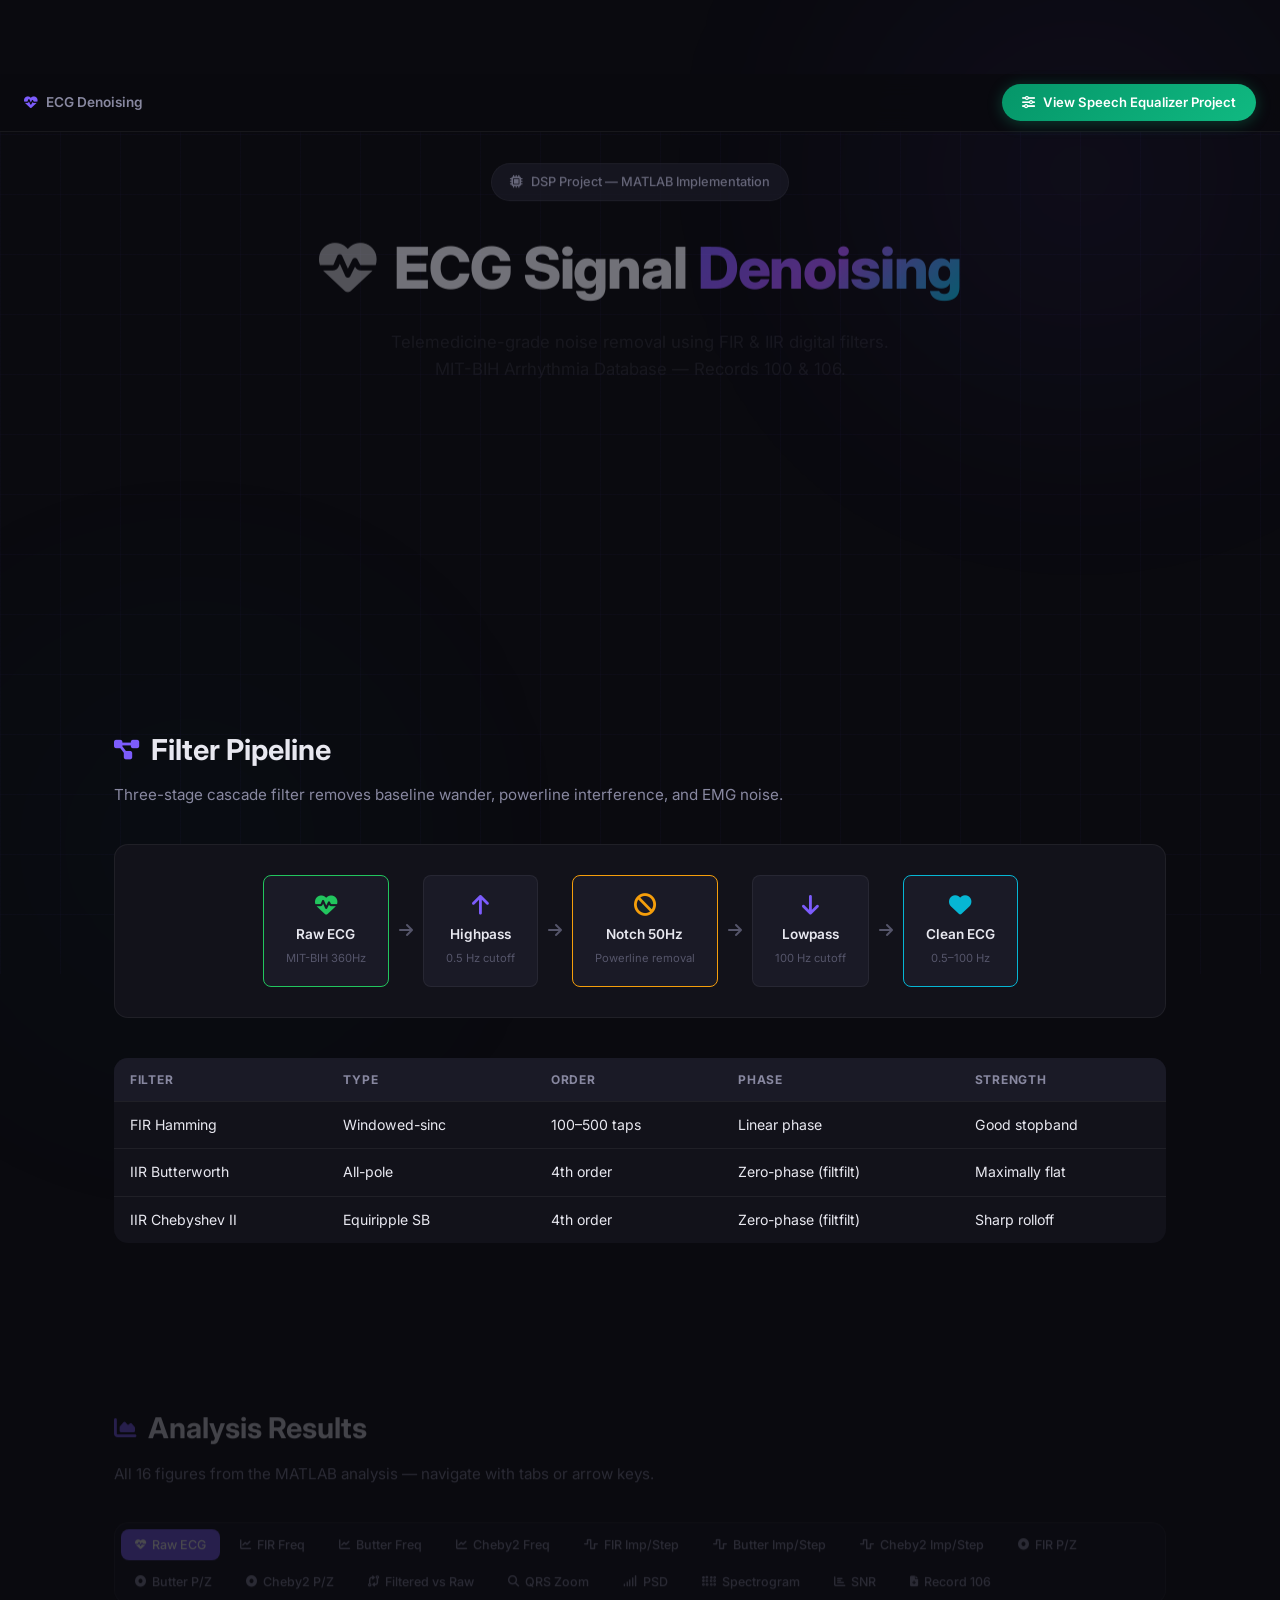
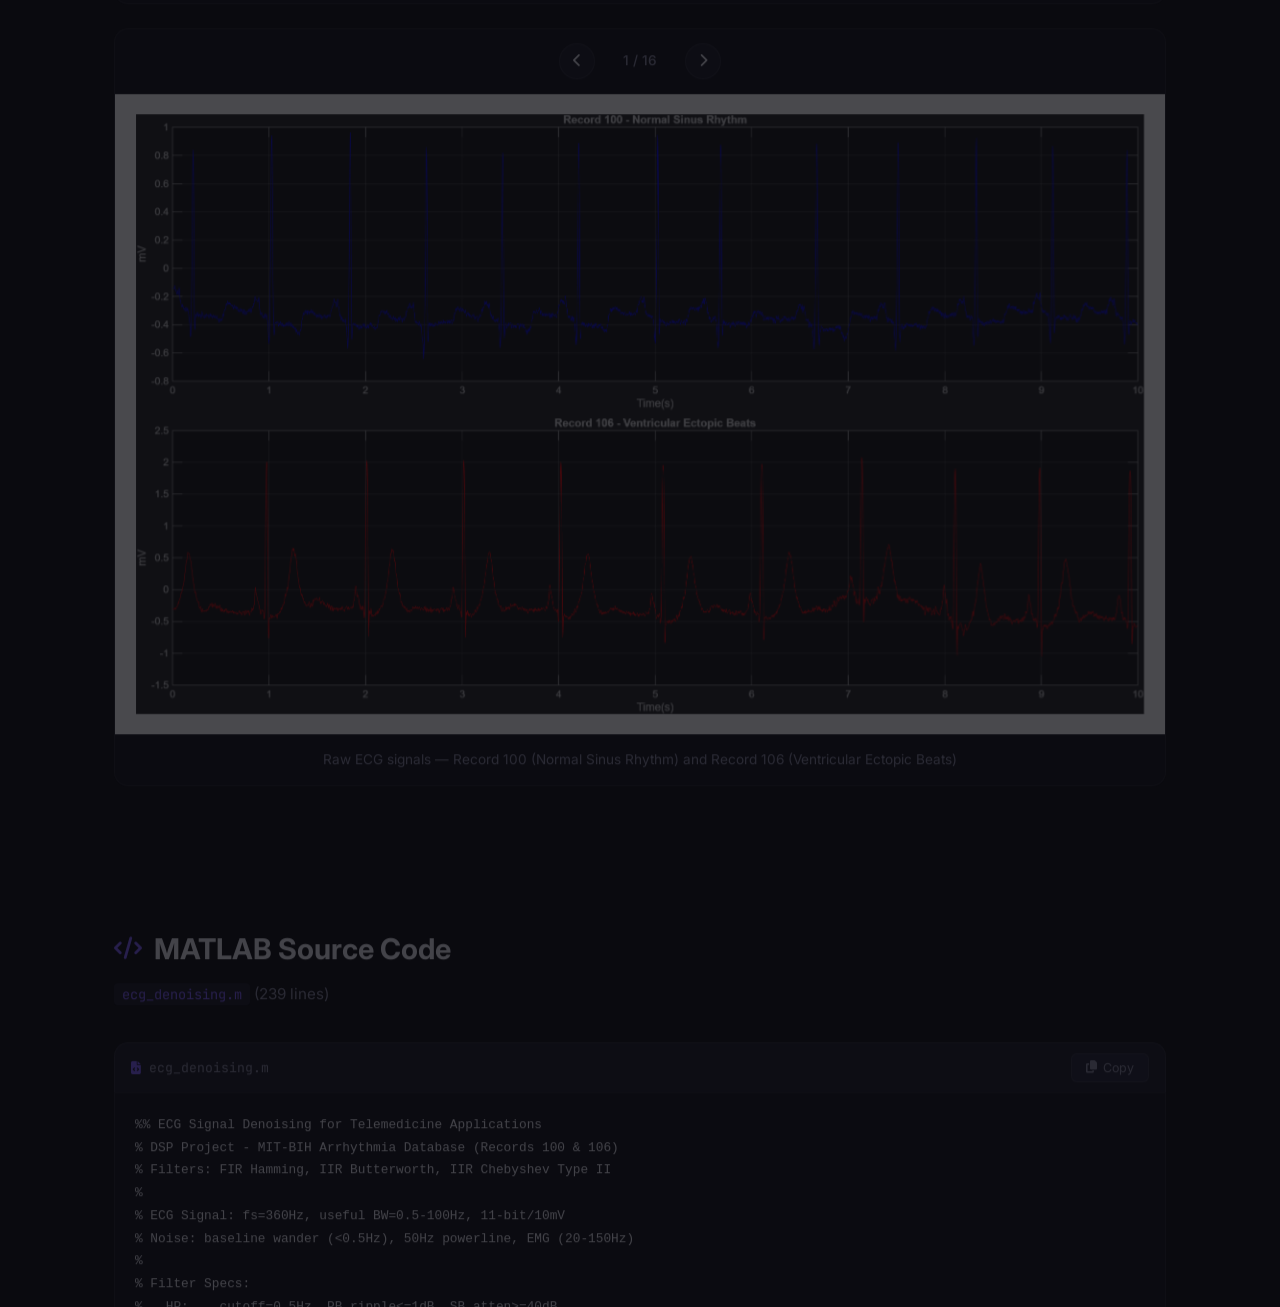
<file: index.html>
<!DOCTYPE html>
<html>
<head>
    <meta http-equiv="refresh" content="0; url=web/index.html" />
    <title>DSP Project Documentation</title>
</head>
<body>
    <p>Redirecting to <a href="web/index.html">DSP Dashboard</a>...</p>
</body>
</html>
</file>
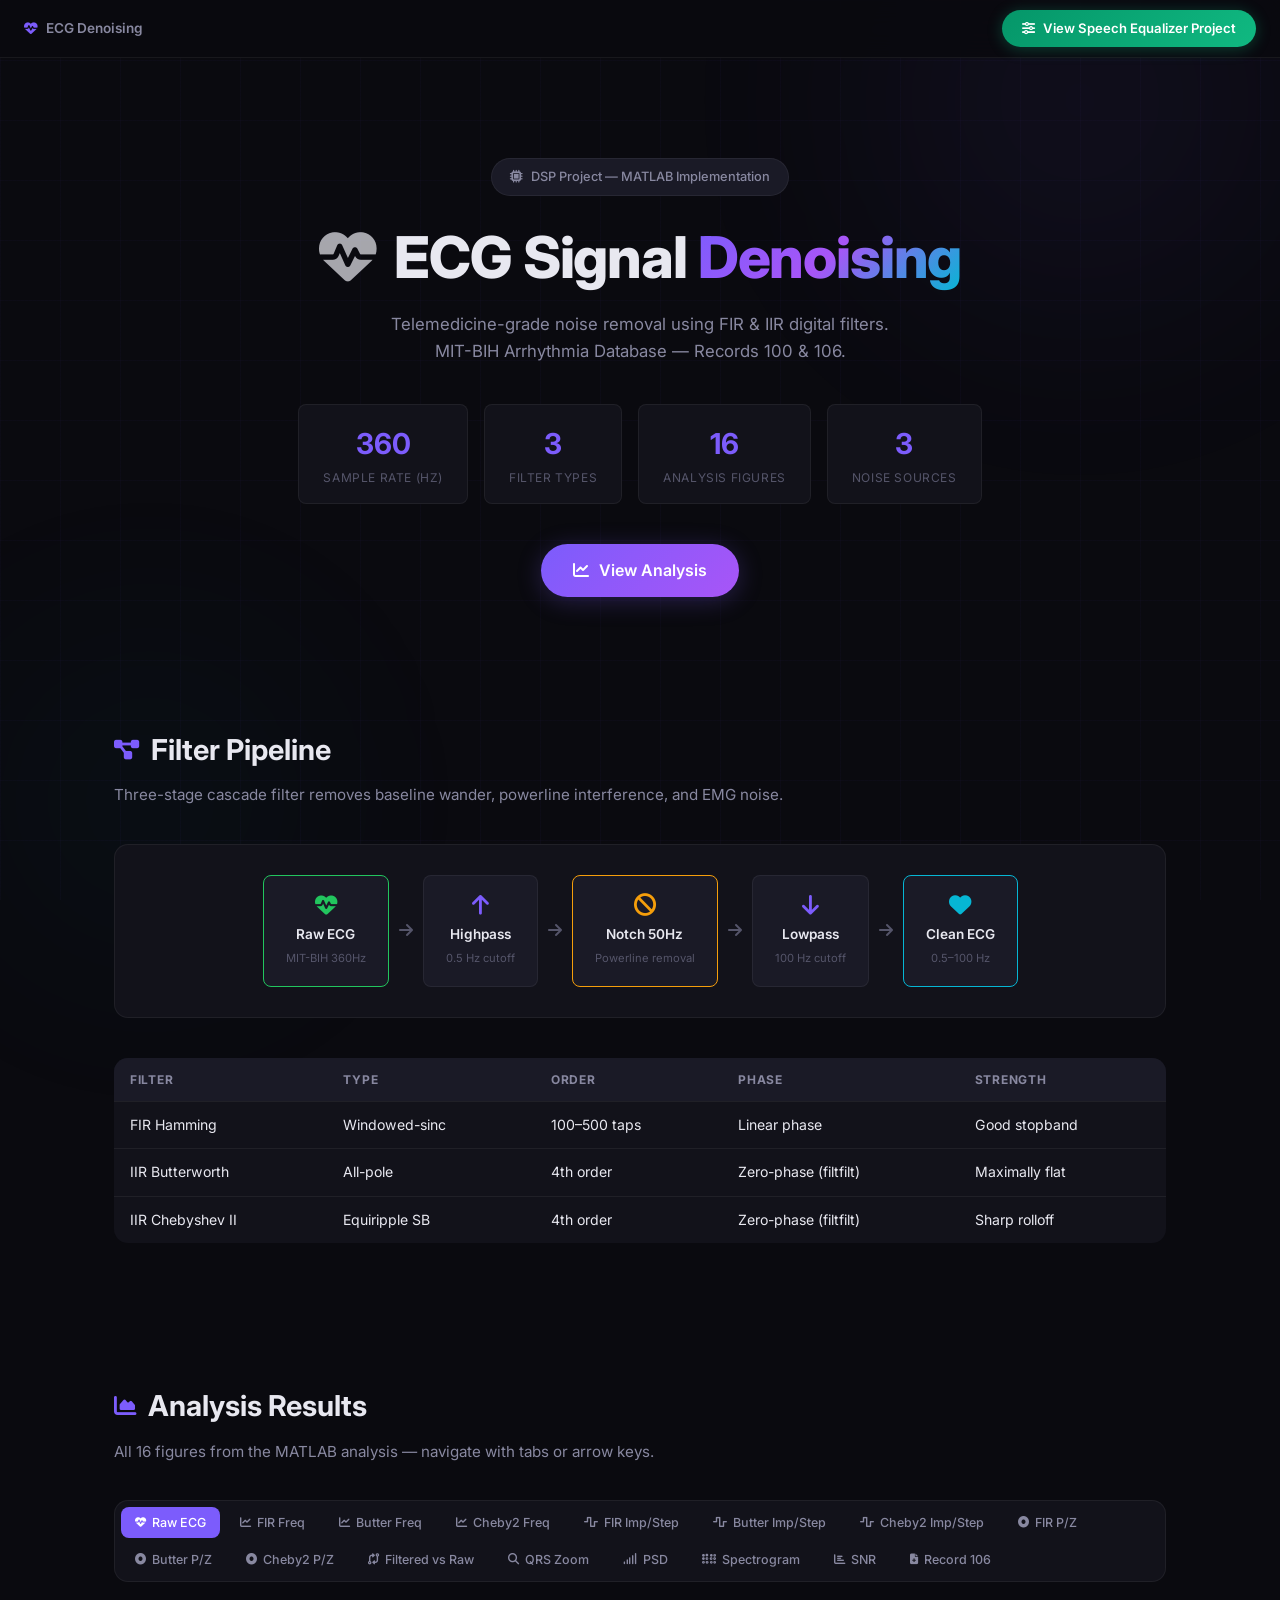
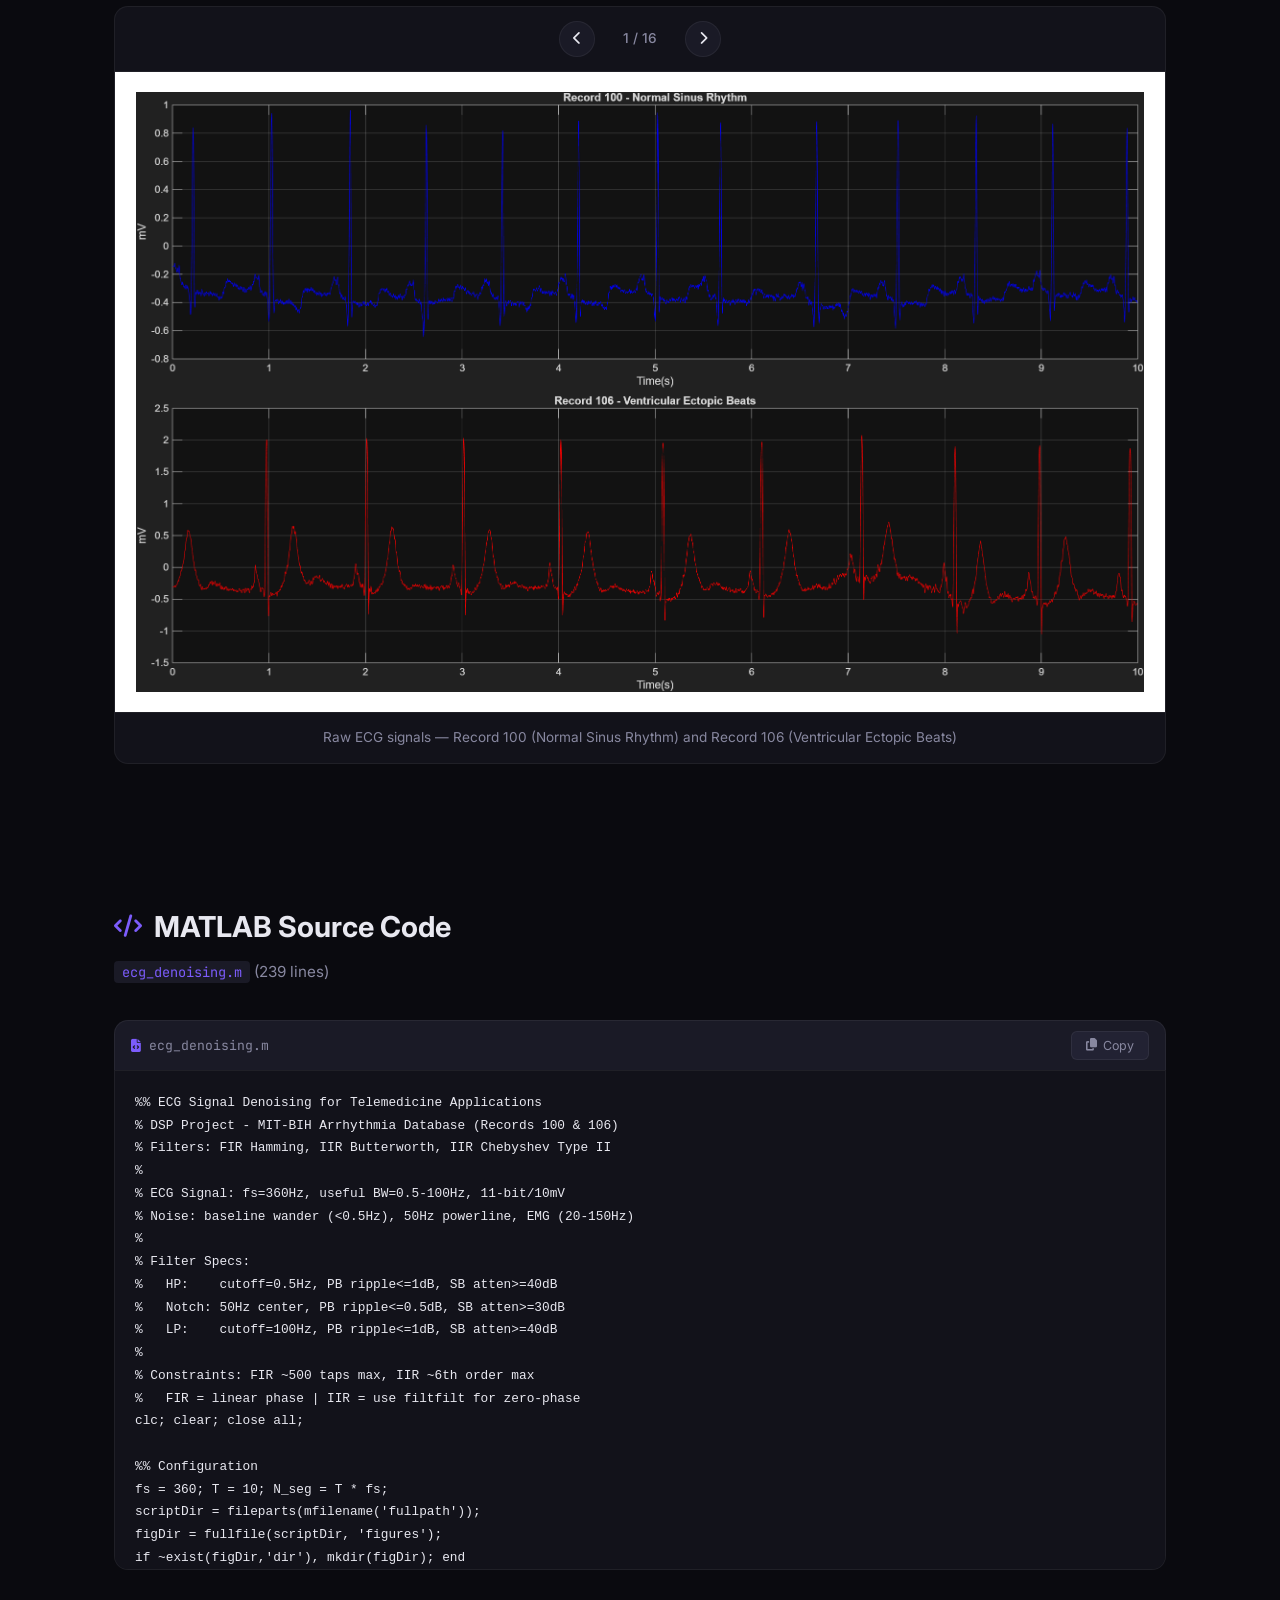
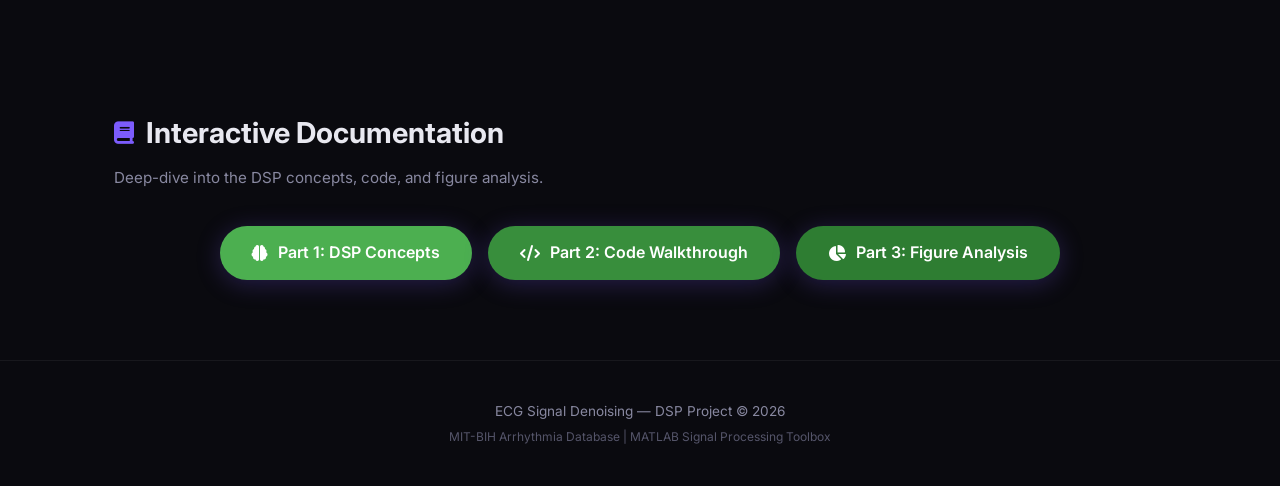
<file: web/index.html>
<!DOCTYPE html>
<html lang="en">
<head>
    <meta charset="UTF-8">
    <meta name="viewport" content="width=device-width, initial-scale=1.0">
    <title>ECG Signal Denoising | DSP Project</title>
    <meta name="description" content="ECG signal denoising for telemedicine using FIR Hamming, IIR Butterworth, and Chebyshev Type II filters — MIT-BIH Arrhythmia Database.">
    <link rel="preconnect" href="https://fonts.googleapis.com">
    <link href="https://fonts.googleapis.com/css2?family=Inter:wght@300;400;500;600;700;800&family=JetBrains+Mono:wght@400;500&display=swap" rel="stylesheet">
    <link rel="stylesheet" href="https://cdnjs.cloudflare.com/ajax/libs/font-awesome/6.5.1/css/all.min.css">
    <link rel="stylesheet" href="style.css">
</head>
<body>
    <div class="bg-grid"></div>
    <div class="bg-glow bg-glow-1"></div>
    <div class="bg-glow bg-glow-2"></div>

    <!-- Top Navigation Bar -->
    <nav class="top-nav">
        <span class="top-nav-label"><i class="fas fa-heartbeat"></i> ECG Denoising</span>
        <a href="../speech_equalizer/web/index.html" class="top-nav-btn">
            <i class="fas fa-sliders-h"></i> View Speech Equalizer Project
        </a>
    </nav>

    <!-- Hero -->
    <header class="hero" id="hero">
        <div class="hero-badge">
            <i class="fas fa-microchip"></i> DSP Project — MATLAB Implementation
        </div>
        <h1 class="hero-title">
            <span class="hero-icon"><i class="fas fa-heartbeat"></i></span>
            ECG Signal <span class="gradient-text">Denoising</span>
        </h1>
        <p class="hero-subtitle">
            Telemedicine-grade noise removal using FIR &amp; IIR digital filters.
            <br>MIT-BIH Arrhythmia Database — Records 100 &amp; 106.
        </p>
        <div class="hero-stats">
            <div class="stat-card">
                <div class="stat-value">360</div>
                <div class="stat-label">Sample Rate (Hz)</div>
            </div>
            <div class="stat-card">
                <div class="stat-value">3</div>
                <div class="stat-label">Filter Types</div>
            </div>
            <div class="stat-card">
                <div class="stat-value">16</div>
                <div class="stat-label">Analysis Figures</div>
            </div>
            <div class="stat-card">
                <div class="stat-value">3</div>
                <div class="stat-label">Noise Sources</div>
            </div>
        </div>
        <a href="#figures" class="hero-cta">
            <i class="fas fa-chart-line"></i> View Analysis
        </a>
    </header>

    <!-- Filter Architecture -->
    <section class="section" id="architecture">
        <h2 class="section-title"><i class="fas fa-diagram-project"></i> Filter Pipeline</h2>
        <p class="section-desc">Three-stage cascade filter removes baseline wander, powerline interference, and EMG noise.</p>
        <div class="flow-diagram">
            <div class="flow-node input-node">
                <i class="fas fa-heartbeat"></i>
                <span>Raw ECG</span>
                <small>MIT-BIH 360Hz</small>
            </div>
            <div class="flow-arrow"><i class="fas fa-arrow-right"></i></div>
            <div class="flow-node">
                <i class="fas fa-arrow-up"></i>
                <span>Highpass</span>
                <small>0.5 Hz cutoff</small>
            </div>
            <div class="flow-arrow"><i class="fas fa-arrow-right"></i></div>
            <div class="flow-node filter-node">
                <i class="fas fa-ban"></i>
                <span>Notch 50Hz</span>
                <small>Powerline removal</small>
            </div>
            <div class="flow-arrow"><i class="fas fa-arrow-right"></i></div>
            <div class="flow-node">
                <i class="fas fa-arrow-down"></i>
                <span>Lowpass</span>
                <small>100 Hz cutoff</small>
            </div>
            <div class="flow-arrow"><i class="fas fa-arrow-right"></i></div>
            <div class="flow-node output-node">
                <i class="fas fa-heart"></i>
                <span>Clean ECG</span>
                <small>0.5–100 Hz</small>
            </div>
        </div>

        <div class="bands-table-wrap">
            <table class="bands-table">
                <thead>
                    <tr><th>Filter</th><th>Type</th><th>Order</th><th>Phase</th><th>Strength</th></tr>
                </thead>
                <tbody>
                    <tr><td>FIR Hamming</td><td>Windowed-sinc</td><td>100–500 taps</td><td>Linear phase</td><td>Good stopband</td></tr>
                    <tr><td>IIR Butterworth</td><td>All-pole</td><td>4th order</td><td>Zero-phase (filtfilt)</td><td>Maximally flat</td></tr>
                    <tr><td>IIR Chebyshev II</td><td>Equiripple SB</td><td>4th order</td><td>Zero-phase (filtfilt)</td><td>Sharp rolloff</td></tr>
                </tbody>
            </table>
        </div>
    </section>

    <!-- Figures Gallery -->
    <section class="section" id="figures">
        <h2 class="section-title"><i class="fas fa-chart-area"></i> Analysis Results</h2>
        <p class="section-desc">All 16 figures from the MATLAB analysis — navigate with tabs or arrow keys.</p>

        <div class="tab-bar" id="tab-bar">
            <button class="tab active" data-tab="0"><i class="fas fa-heartbeat"></i> Raw ECG</button>
            <button class="tab" data-tab="1"><i class="fas fa-chart-line"></i> FIR Freq</button>
            <button class="tab" data-tab="2"><i class="fas fa-chart-line"></i> Butter Freq</button>
            <button class="tab" data-tab="3"><i class="fas fa-chart-line"></i> Cheby2 Freq</button>
            <button class="tab" data-tab="4"><i class="fas fa-wave-square"></i> FIR Imp/Step</button>
            <button class="tab" data-tab="5"><i class="fas fa-wave-square"></i> Butter Imp/Step</button>
            <button class="tab" data-tab="6"><i class="fas fa-wave-square"></i> Cheby2 Imp/Step</button>
            <button class="tab" data-tab="7"><i class="fas fa-circle-dot"></i> FIR P/Z</button>
            <button class="tab" data-tab="8"><i class="fas fa-circle-dot"></i> Butter P/Z</button>
            <button class="tab" data-tab="9"><i class="fas fa-circle-dot"></i> Cheby2 P/Z</button>
            <button class="tab" data-tab="10"><i class="fas fa-code-compare"></i> Filtered vs Raw</button>
            <button class="tab" data-tab="11"><i class="fas fa-magnifying-glass"></i> QRS Zoom</button>
            <button class="tab" data-tab="12"><i class="fas fa-signal"></i> PSD</button>
            <button class="tab" data-tab="13"><i class="fas fa-braille"></i> Spectrogram</button>
            <button class="tab" data-tab="14"><i class="fas fa-chart-bar"></i> SNR</button>
            <button class="tab" data-tab="15"><i class="fas fa-file-medical"></i> Record 106</button>
        </div>

        <div class="figure-viewer" id="figure-viewer">
            <div class="figure-nav">
                <button class="nav-btn" id="prev-fig"><i class="fas fa-chevron-left"></i></button>
                <span class="figure-counter" id="fig-counter">1 / 16</span>
                <button class="nav-btn" id="next-fig"><i class="fas fa-chevron-right"></i></button>
            </div>
            <div class="figure-frame">
                <img id="figure-img" src="../figures/fig01_raw_ecg.png" alt="Analysis Figure" loading="lazy">
            </div>
            <div class="figure-caption" id="figure-caption">
                Raw ECG signals from MIT-BIH Records 100 (normal) and 106 (PVCs)
            </div>
        </div>
    </section>

    <!-- MATLAB Code -->
    <section class="section" id="code">
        <h2 class="section-title"><i class="fas fa-code"></i> MATLAB Source Code</h2>
        <p class="section-desc"><code>ecg_denoising.m</code> (239 lines)</p>
        <div class="code-toolbar">
            <span class="code-filename"><i class="fas fa-file-code"></i> ecg_denoising.m</span>
            <button class="copy-btn" id="copy-code"><i class="fas fa-copy"></i> Copy</button>
        </div>
        <div class="code-block">
            <pre><code id="matlab-code">Loading...</code></pre>
        </div>
    </section>


    <!-- Documentation Links -->
    <section class="section" id="documentation">
        <h2 class="section-title"><i class="fas fa-book"></i> Interactive Documentation</h2>
        <p class="section-desc">Deep-dive into the DSP concepts, code, and figure analysis.</p>
        <div style="display: flex; gap: 1rem; justify-content: center; margin-top: 2rem; flex-wrap: wrap;">
            <a href="../docs/Part1_DSP_Concepts.html" class="hero-cta" style="background: #4CAF50;"><i class="fas fa-brain"></i> Part 1: DSP Concepts</a>
            <a href="../docs/Part2_Code_Walkthrough.html" class="hero-cta" style="background: #388e3c;"><i class="fas fa-code"></i> Part 2: Code Walkthrough</a>
            <a href="../docs/Part3_Figure_Analysis.html" class="hero-cta" style="background: #2e7d32;"><i class="fas fa-chart-pie"></i> Part 3: Figure Analysis</a>
        </div>
    </section>

    <footer class="footer">
        <p>ECG Signal Denoising — DSP Project &copy; 2026</p>
        <p class="footer-sub">MIT-BIH Arrhythmia Database | MATLAB Signal Processing Toolbox</p>
    </footer>

    <script src="app.js"></script>
</body>
</html>
</file>
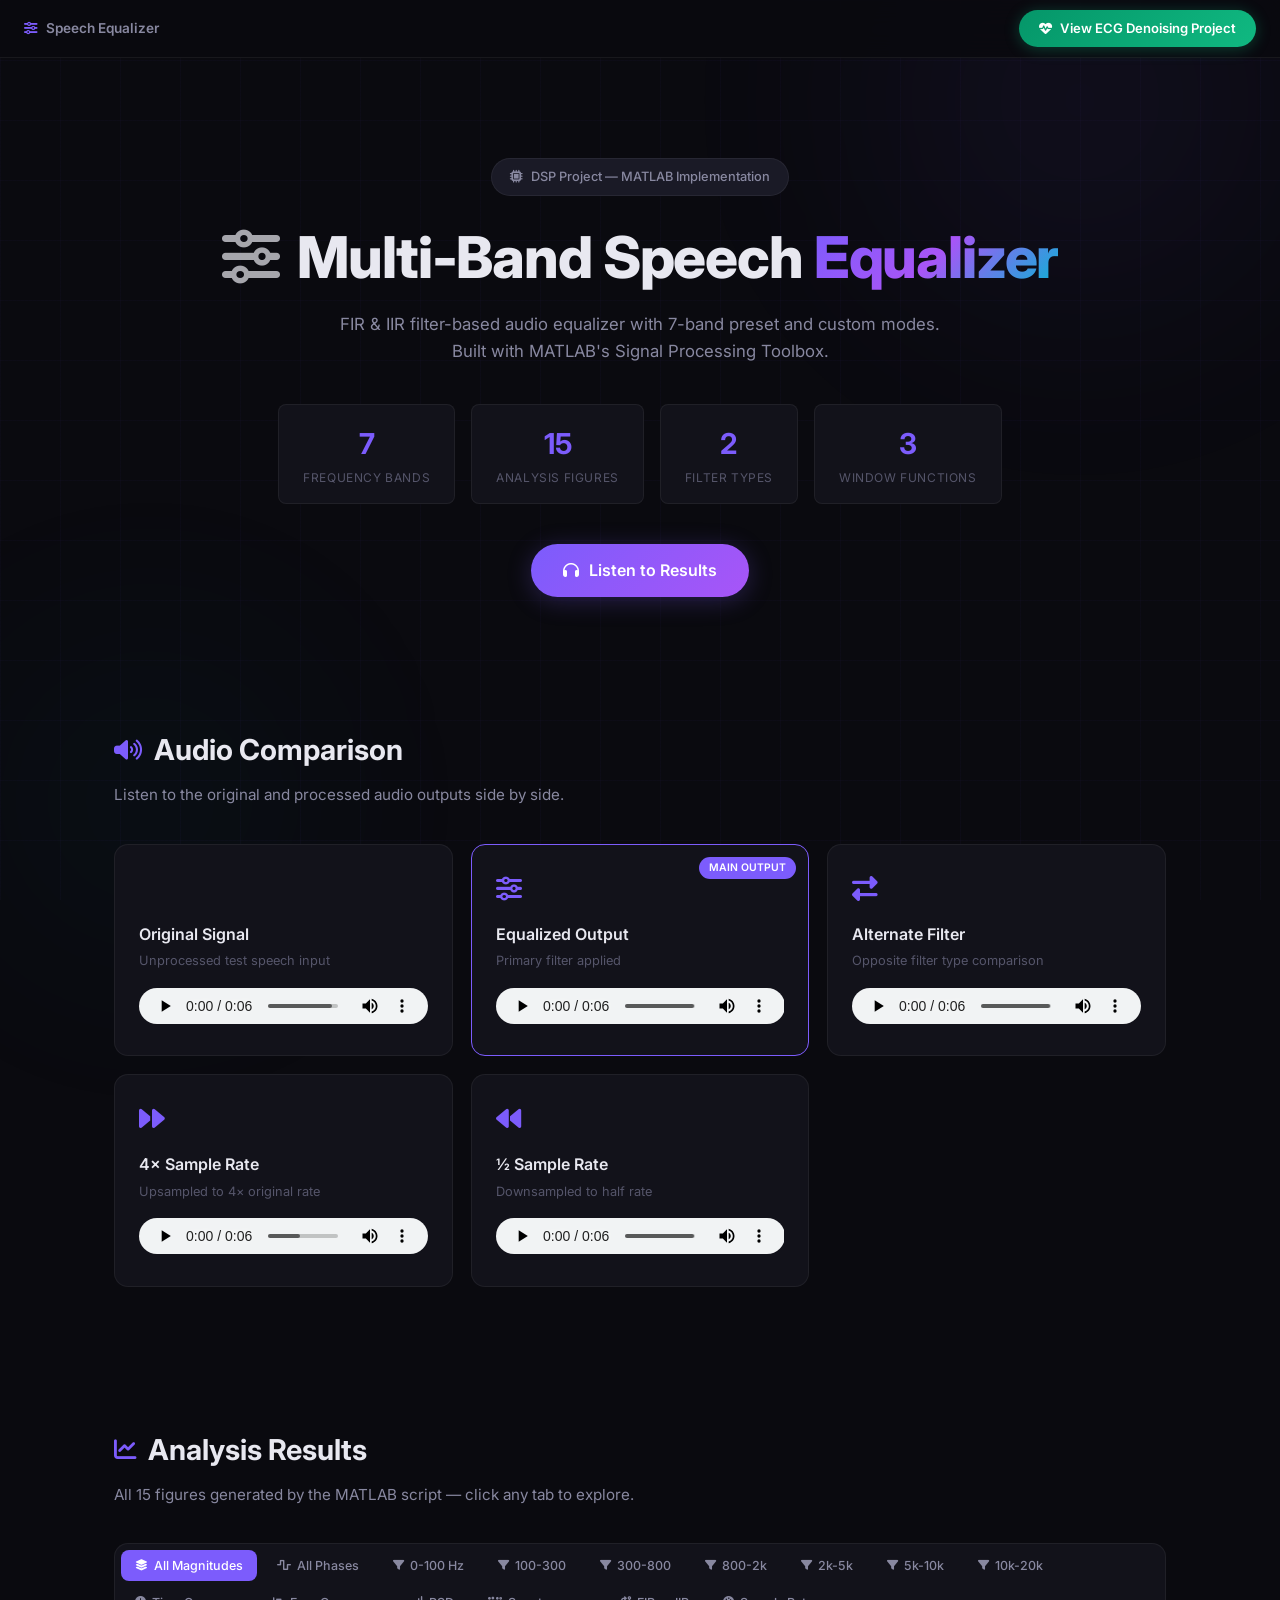
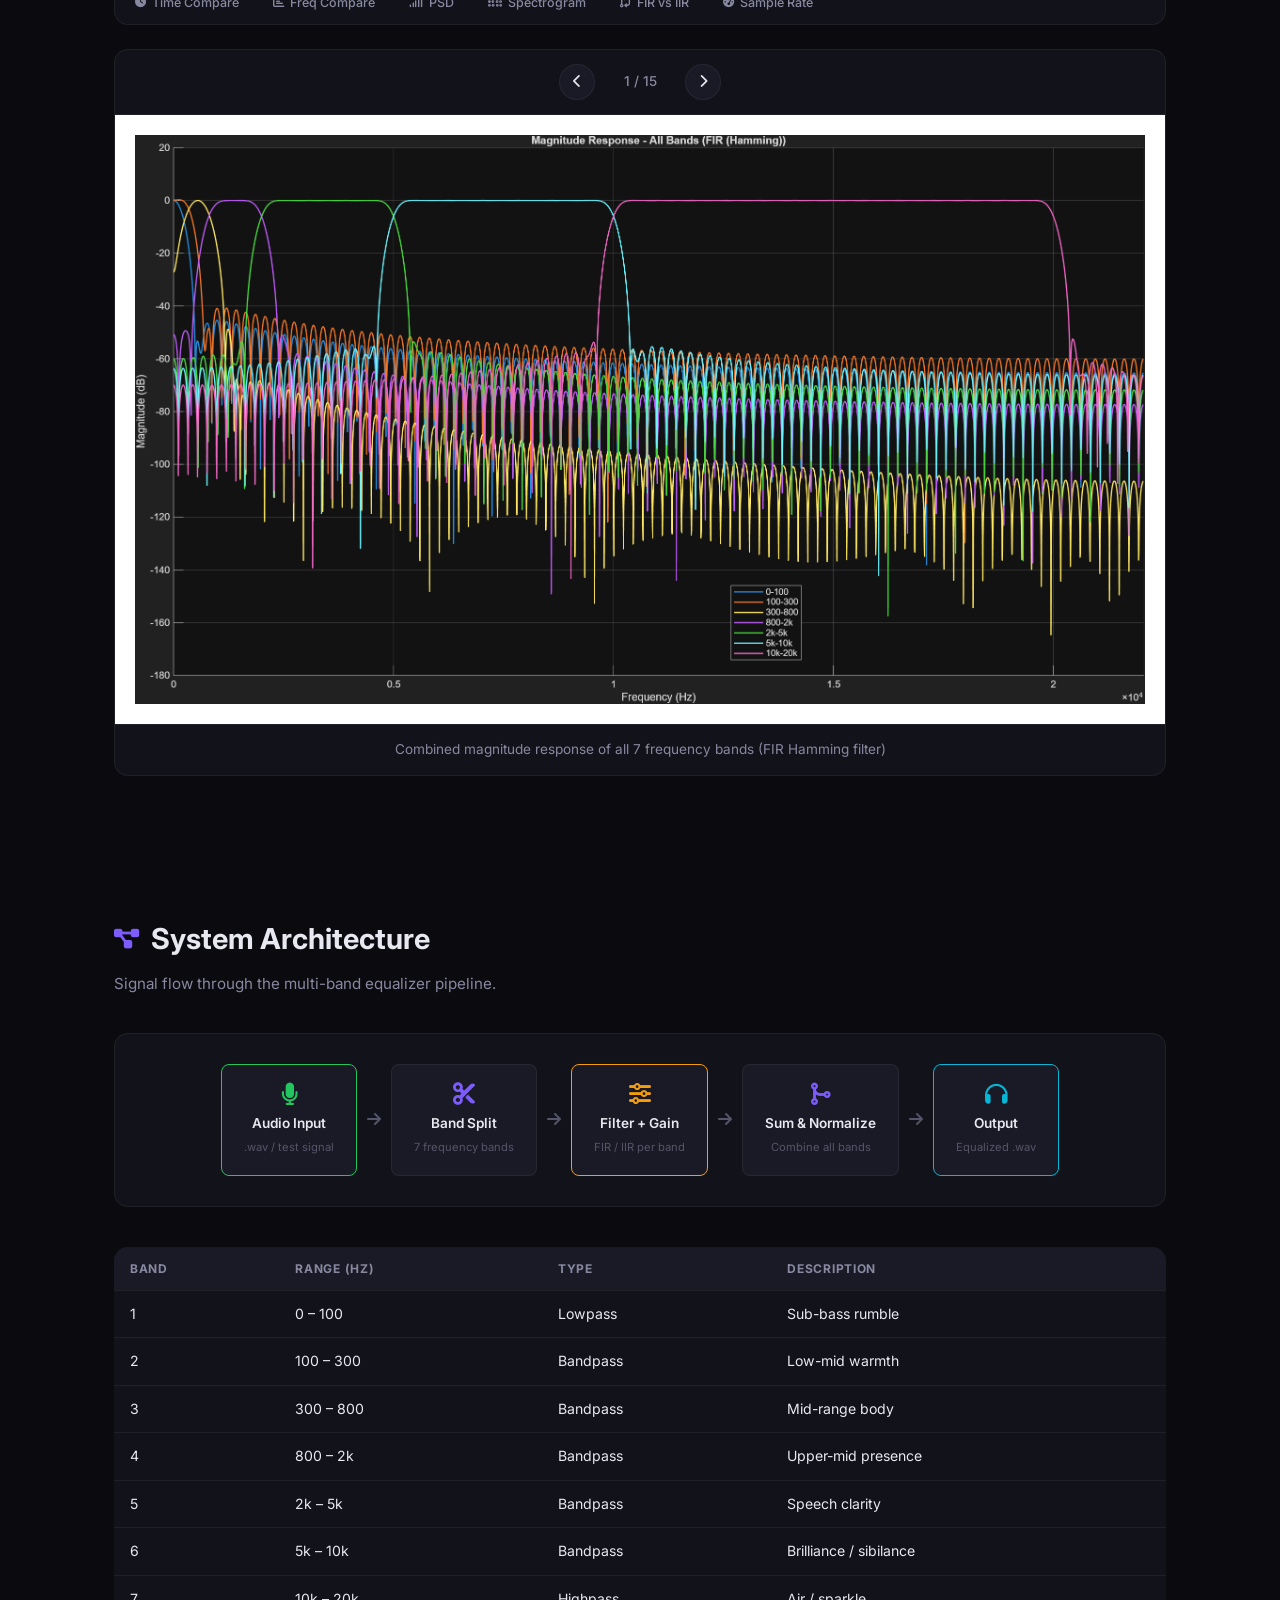
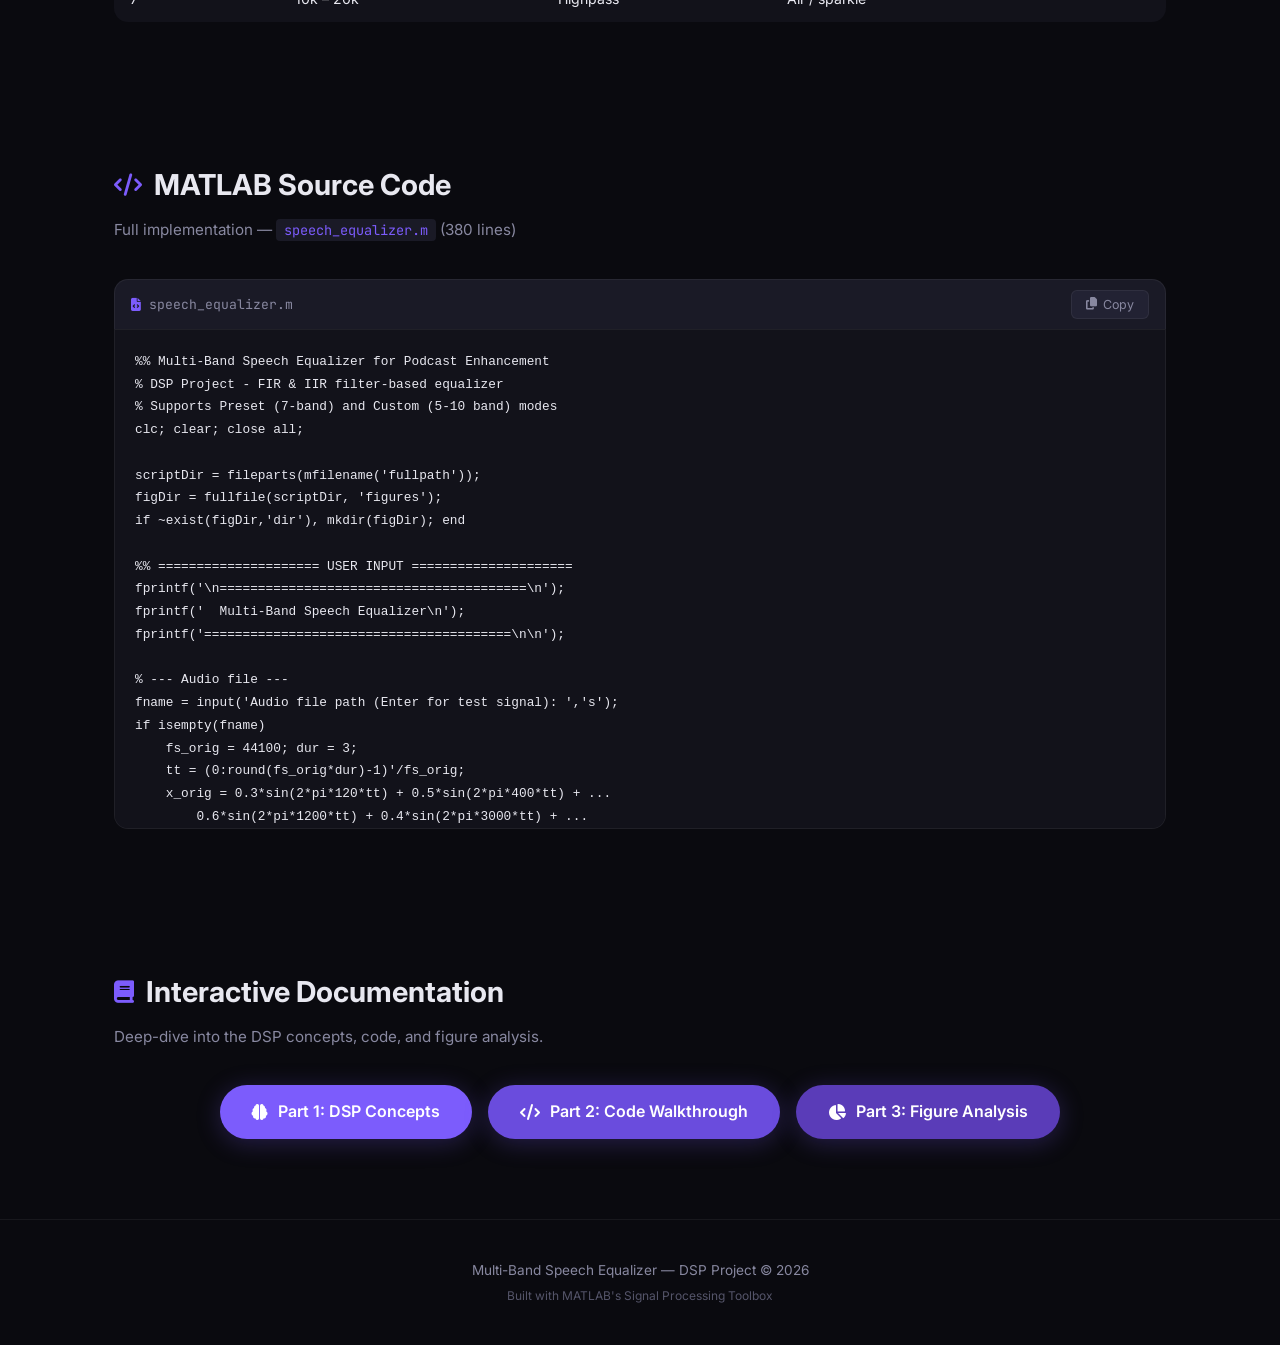
<file: speech_equalizer/web/index.html>
<!DOCTYPE html>
<html lang="en">
<head>
    <meta charset="UTF-8">
    <meta name="viewport" content="width=device-width, initial-scale=1.0">
    <title>Multi-Band Speech Equalizer | DSP Project</title>
    <meta name="description" content="Interactive showcase of a Multi-Band Speech Equalizer built with MATLAB — FIR & IIR filter-based DSP project.">
    <link rel="preconnect" href="https://fonts.googleapis.com">
    <link href="https://fonts.googleapis.com/css2?family=Inter:wght@300;400;500;600;700;800&family=JetBrains+Mono:wght@400;500&display=swap" rel="stylesheet">
    <link rel="stylesheet" href="https://cdnjs.cloudflare.com/ajax/libs/font-awesome/6.5.1/css/all.min.css">
    <link rel="stylesheet" href="style.css">
</head>
<body>
    <!-- Animated Background -->
    <div class="bg-grid"></div>
    <div class="bg-glow bg-glow-1"></div>
    <div class="bg-glow bg-glow-2"></div>

    <!-- Top Navigation Bar -->
    <nav class="top-nav">
        <span class="top-nav-label"><i class="fas fa-sliders-h"></i> Speech Equalizer</span>
        <a href="../../web/index.html" class="top-nav-btn">
            <i class="fas fa-heartbeat"></i> View ECG Denoising Project
        </a>
    </nav>

    <!-- Hero Section -->
    <header class="hero" id="hero">
        <div class="hero-badge">
            <i class="fas fa-microchip"></i> DSP Project — MATLAB Implementation
        </div>
        <h1 class="hero-title">
            <span class="hero-icon"><i class="fas fa-sliders-h"></i></span>
            Multi-Band Speech <span class="gradient-text">Equalizer</span>
        </h1>
        <p class="hero-subtitle">
            FIR &amp; IIR filter-based audio equalizer with 7-band preset and custom modes.
            <br>Built with MATLAB's Signal Processing Toolbox.
        </p>
        <div class="hero-stats">
            <div class="stat-card">
                <div class="stat-value">7</div>
                <div class="stat-label">Frequency Bands</div>
            </div>
            <div class="stat-card">
                <div class="stat-value">15</div>
                <div class="stat-label">Analysis Figures</div>
            </div>
            <div class="stat-card">
                <div class="stat-value">2</div>
                <div class="stat-label">Filter Types</div>
            </div>
            <div class="stat-card">
                <div class="stat-value">3</div>
                <div class="stat-label">Window Functions</div>
            </div>
        </div>
        <a href="#audio" class="hero-cta">
            <i class="fas fa-headphones"></i> Listen to Results
        </a>
    </header>

    <!-- Audio Player Section -->
    <section class="section" id="audio">
        <h2 class="section-title"><i class="fas fa-volume-up"></i> Audio Comparison</h2>
        <p class="section-desc">Listen to the original and processed audio outputs side by side.</p>
        <div class="audio-grid">
            <div class="audio-card" id="audio-original">
                <div class="audio-card-icon"><i class="fas fa-waveform-lines"></i></div>
                <h3>Original Signal</h3>
                <p>Unprocessed test speech input</p>
                <audio controls preload="metadata">
                    <source src="../test_speech.wav" type="audio/wav">
                </audio>
            </div>
            <div class="audio-card featured" id="audio-equalized">
                <div class="audio-card-icon"><i class="fas fa-sliders-h"></i></div>
                <h3>Equalized Output</h3>
                <p>Primary filter applied</p>
                <audio controls preload="metadata">
                    <source src="../output_equalized.wav" type="audio/wav">
                </audio>
                <span class="audio-badge">Main Output</span>
            </div>
            <div class="audio-card" id="audio-alternate">
                <div class="audio-card-icon"><i class="fas fa-exchange-alt"></i></div>
                <h3>Alternate Filter</h3>
                <p>Opposite filter type comparison</p>
                <audio controls preload="metadata">
                    <source src="../output_alternate.wav" type="audio/wav">
                </audio>
            </div>
            <div class="audio-card" id="audio-4x">
                <div class="audio-card-icon"><i class="fas fa-forward"></i></div>
                <h3>4× Sample Rate</h3>
                <p>Upsampled to 4× original rate</p>
                <audio controls preload="metadata">
                    <source src="../output_4x.wav" type="audio/wav">
                </audio>
            </div>
            <div class="audio-card" id="audio-half">
                <div class="audio-card-icon"><i class="fas fa-backward"></i></div>
                <h3>½ Sample Rate</h3>
                <p>Downsampled to half rate</p>
                <audio controls preload="metadata">
                    <source src="../output_half.wav" type="audio/wav">
                </audio>
            </div>
        </div>
    </section>

    <!-- Figures Gallery Section -->
    <section class="section" id="figures">
        <h2 class="section-title"><i class="fas fa-chart-line"></i> Analysis Results</h2>
        <p class="section-desc">All 15 figures generated by the MATLAB script — click any tab to explore.</p>

        <div class="tab-bar" id="tab-bar">
            <button class="tab active" data-tab="0"><i class="fas fa-layer-group"></i> All Magnitudes</button>
            <button class="tab" data-tab="1"><i class="fas fa-wave-square"></i> All Phases</button>
            <button class="tab" data-tab="2"><i class="fas fa-filter"></i> 0-100 Hz</button>
            <button class="tab" data-tab="3"><i class="fas fa-filter"></i> 100-300</button>
            <button class="tab" data-tab="4"><i class="fas fa-filter"></i> 300-800</button>
            <button class="tab" data-tab="5"><i class="fas fa-filter"></i> 800-2k</button>
            <button class="tab" data-tab="6"><i class="fas fa-filter"></i> 2k-5k</button>
            <button class="tab" data-tab="7"><i class="fas fa-filter"></i> 5k-10k</button>
            <button class="tab" data-tab="8"><i class="fas fa-filter"></i> 10k-20k</button>
            <button class="tab" data-tab="9"><i class="fas fa-clock"></i> Time Compare</button>
            <button class="tab" data-tab="10"><i class="fas fa-chart-bar"></i> Freq Compare</button>
            <button class="tab" data-tab="11"><i class="fas fa-signal"></i> PSD</button>
            <button class="tab" data-tab="12"><i class="fas fa-braille"></i> Spectrogram</button>
            <button class="tab" data-tab="13"><i class="fas fa-code-compare"></i> FIR vs IIR</button>
            <button class="tab" data-tab="14"><i class="fas fa-gauge-high"></i> Sample Rate</button>
        </div>

        <div class="figure-viewer" id="figure-viewer">
            <div class="figure-nav">
                <button class="nav-btn" id="prev-fig"><i class="fas fa-chevron-left"></i></button>
                <span class="figure-counter" id="fig-counter">1 / 15</span>
                <button class="nav-btn" id="next-fig"><i class="fas fa-chevron-right"></i></button>
            </div>
            <div class="figure-frame">
                <img id="figure-img" src="../figures/fig01_all_magnitudes.png" alt="Analysis Figure" loading="lazy">
            </div>
            <div class="figure-caption" id="figure-caption">
                Combined magnitude response of all 7 frequency bands (FIR Hamming filter)
            </div>
        </div>
    </section>

    <!-- System Architecture Section -->
    <section class="section" id="architecture">
        <h2 class="section-title"><i class="fas fa-diagram-project"></i> System Architecture</h2>
        <p class="section-desc">Signal flow through the multi-band equalizer pipeline.</p>
        <div class="flow-diagram">
            <div class="flow-node input-node">
                <i class="fas fa-microphone"></i>
                <span>Audio Input</span>
                <small>.wav / test signal</small>
            </div>
            <div class="flow-arrow"><i class="fas fa-arrow-right"></i></div>
            <div class="flow-node">
                <i class="fas fa-scissors"></i>
                <span>Band Split</span>
                <small>7 frequency bands</small>
            </div>
            <div class="flow-arrow"><i class="fas fa-arrow-right"></i></div>
            <div class="flow-node filter-node">
                <i class="fas fa-sliders-h"></i>
                <span>Filter + Gain</span>
                <small>FIR / IIR per band</small>
            </div>
            <div class="flow-arrow"><i class="fas fa-arrow-right"></i></div>
            <div class="flow-node">
                <i class="fas fa-code-merge"></i>
                <span>Sum &amp; Normalize</span>
                <small>Combine all bands</small>
            </div>
            <div class="flow-arrow"><i class="fas fa-arrow-right"></i></div>
            <div class="flow-node output-node">
                <i class="fas fa-headphones"></i>
                <span>Output</span>
                <small>Equalized .wav</small>
            </div>
        </div>
        <div class="bands-table-wrap">
            <table class="bands-table">
                <thead>
                    <tr>
                        <th>Band</th><th>Range (Hz)</th><th>Type</th><th>Description</th>
                    </tr>
                </thead>
                <tbody>
                    <tr><td>1</td><td>0 – 100</td><td>Lowpass</td><td>Sub-bass rumble</td></tr>
                    <tr><td>2</td><td>100 – 300</td><td>Bandpass</td><td>Low-mid warmth</td></tr>
                    <tr><td>3</td><td>300 – 800</td><td>Bandpass</td><td>Mid-range body</td></tr>
                    <tr><td>4</td><td>800 – 2k</td><td>Bandpass</td><td>Upper-mid presence</td></tr>
                    <tr><td>5</td><td>2k – 5k</td><td>Bandpass</td><td>Speech clarity</td></tr>
                    <tr><td>6</td><td>5k – 10k</td><td>Bandpass</td><td>Brilliance / sibilance</td></tr>
                    <tr><td>7</td><td>10k – 20k</td><td>Highpass</td><td>Air / sparkle</td></tr>
                </tbody>
            </table>
        </div>
    </section>

    <!-- MATLAB Code Section -->
    <section class="section" id="code">
        <h2 class="section-title"><i class="fas fa-code"></i> MATLAB Source Code</h2>
        <p class="section-desc">Full implementation — <code>speech_equalizer.m</code> (380 lines)</p>
        <div class="code-toolbar">
            <span class="code-filename"><i class="fas fa-file-code"></i> speech_equalizer.m</span>
            <button class="copy-btn" id="copy-code"><i class="fas fa-copy"></i> Copy</button>
        </div>
        <div class="code-block">
            <pre><code id="matlab-code">Loading...</code></pre>
        </div>
    </section>


    <!-- Documentation Links -->
    <section class="section" id="documentation">
        <h2 class="section-title"><i class="fas fa-book"></i> Interactive Documentation</h2>
        <p class="section-desc">Deep-dive into the DSP concepts, code, and figure analysis.</p>
        <div style="display: flex; gap: 1rem; justify-content: center; margin-top: 2rem; flex-wrap: wrap;">
            <a href="../docs/Part1_DSP_Concepts.html" class="hero-cta" style="background: #7c5cfc;"><i class="fas fa-brain"></i> Part 1: DSP Concepts</a>
            <a href="../docs/Part2_Code_Walkthrough.html" class="hero-cta" style="background: #6a4cdd;"><i class="fas fa-code"></i> Part 2: Code Walkthrough</a>
            <a href="../docs/Part3_Figure_Analysis.html" class="hero-cta" style="background: #5a3cb8;"><i class="fas fa-chart-pie"></i> Part 3: Figure Analysis</a>
        </div>
    </section>

    <!-- Footer -->
    <footer class="footer">
        <p>Multi-Band Speech Equalizer — DSP Project &copy; 2026</p>
        <p class="footer-sub">Built with MATLAB's Signal Processing Toolbox</p>
    </footer>

    <script src="app.js"></script>
</body>
</html>
</file>
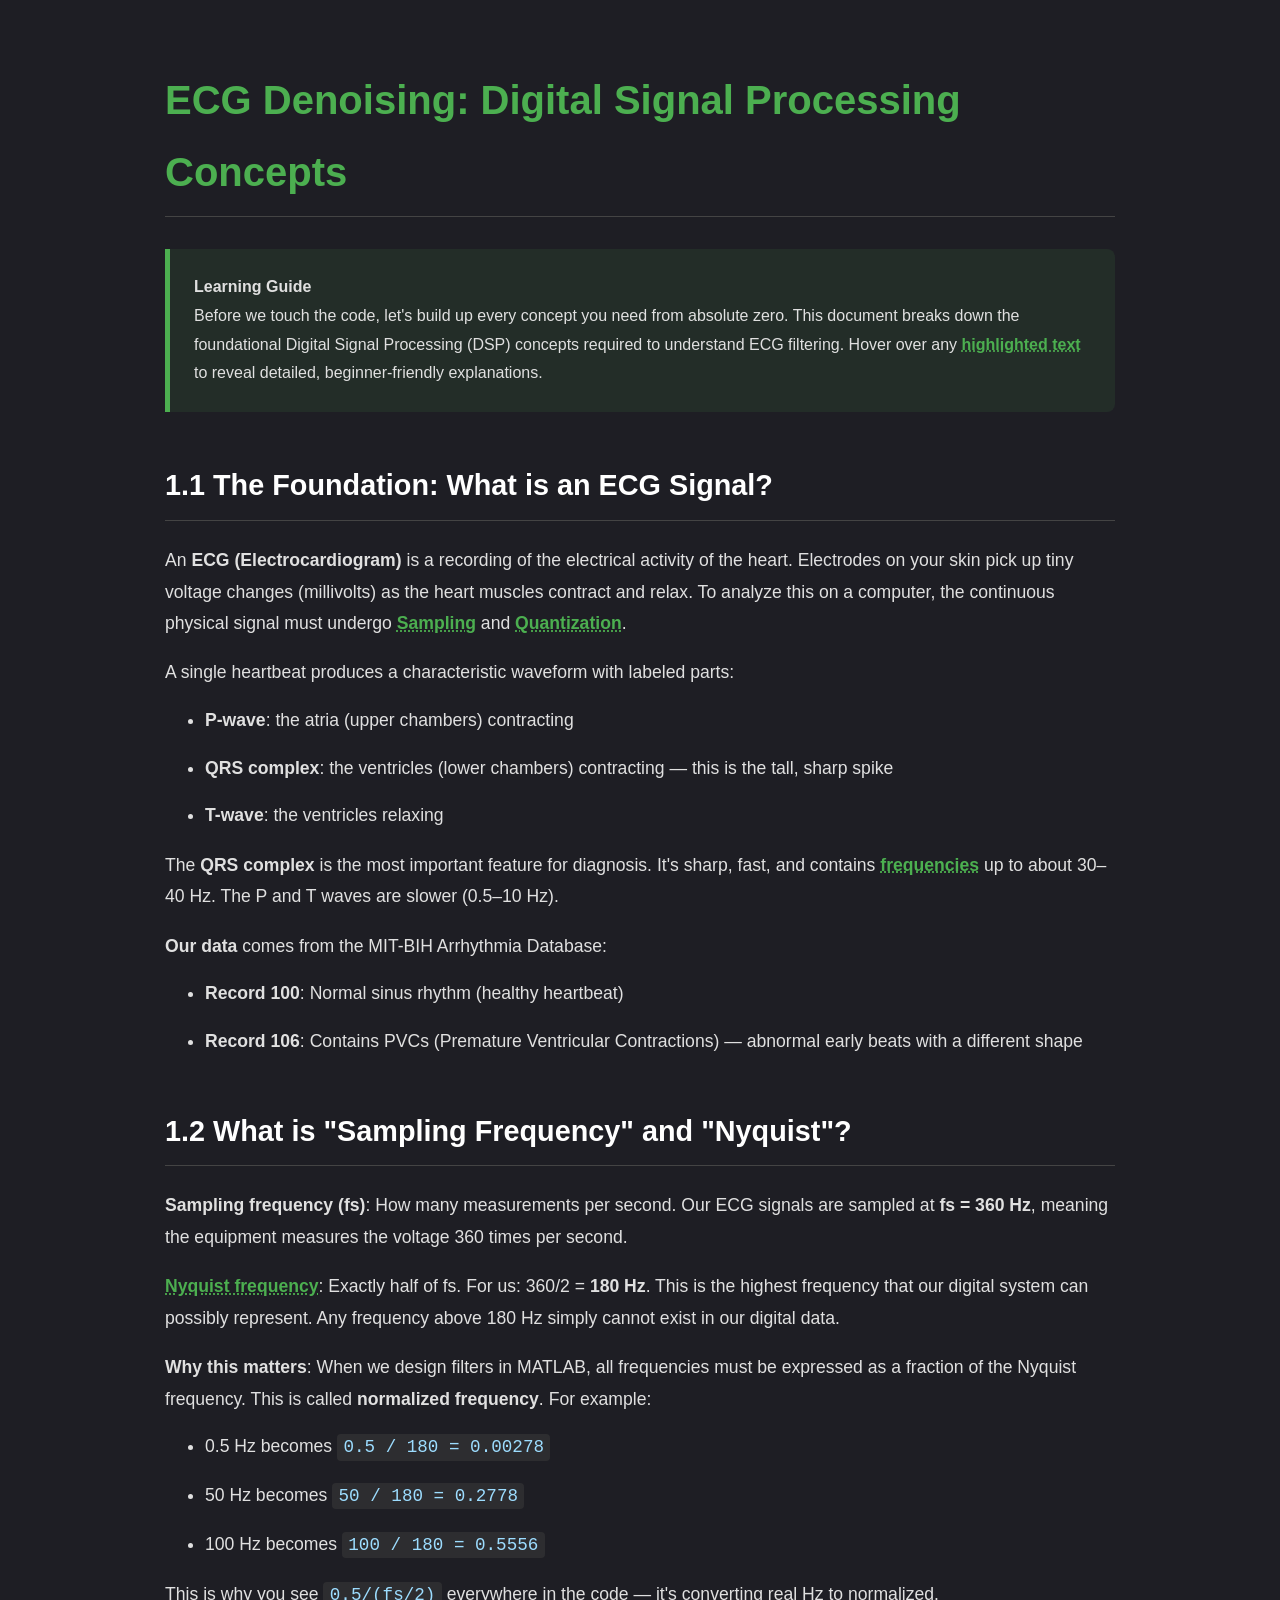
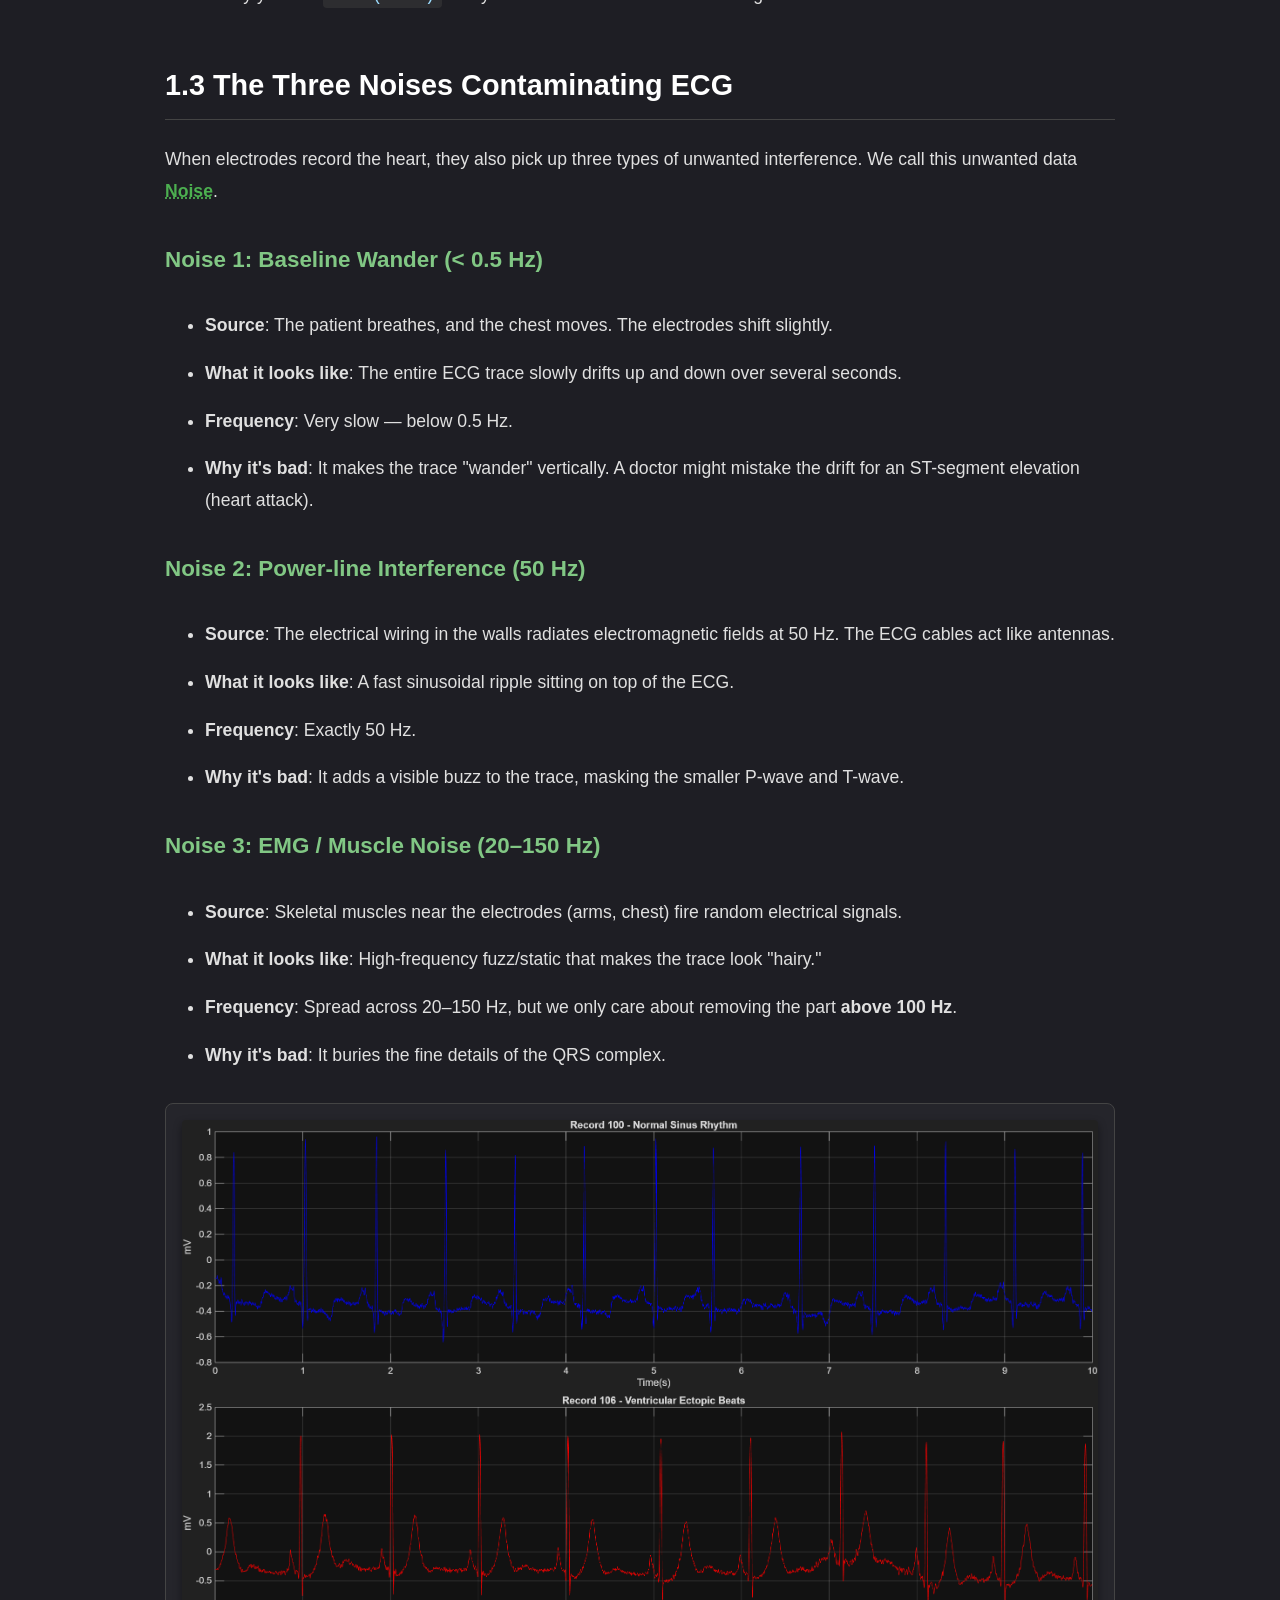
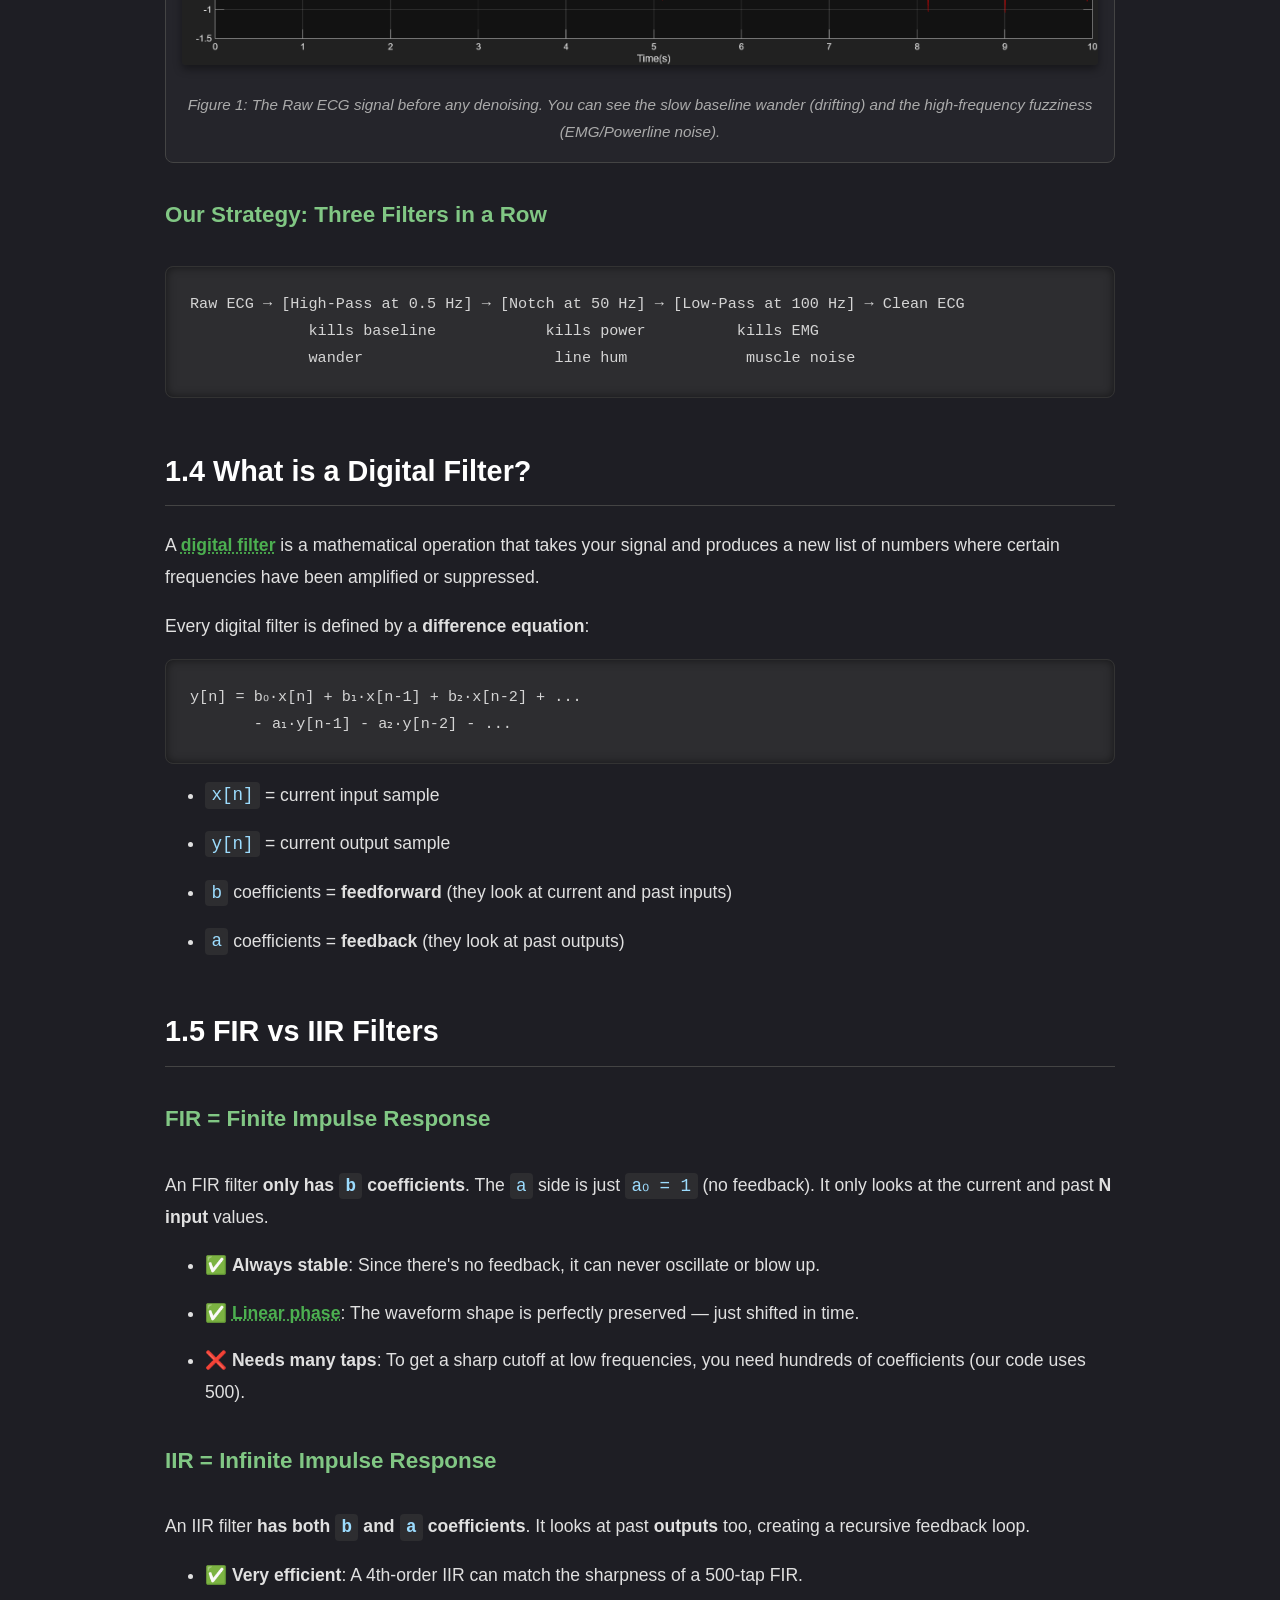
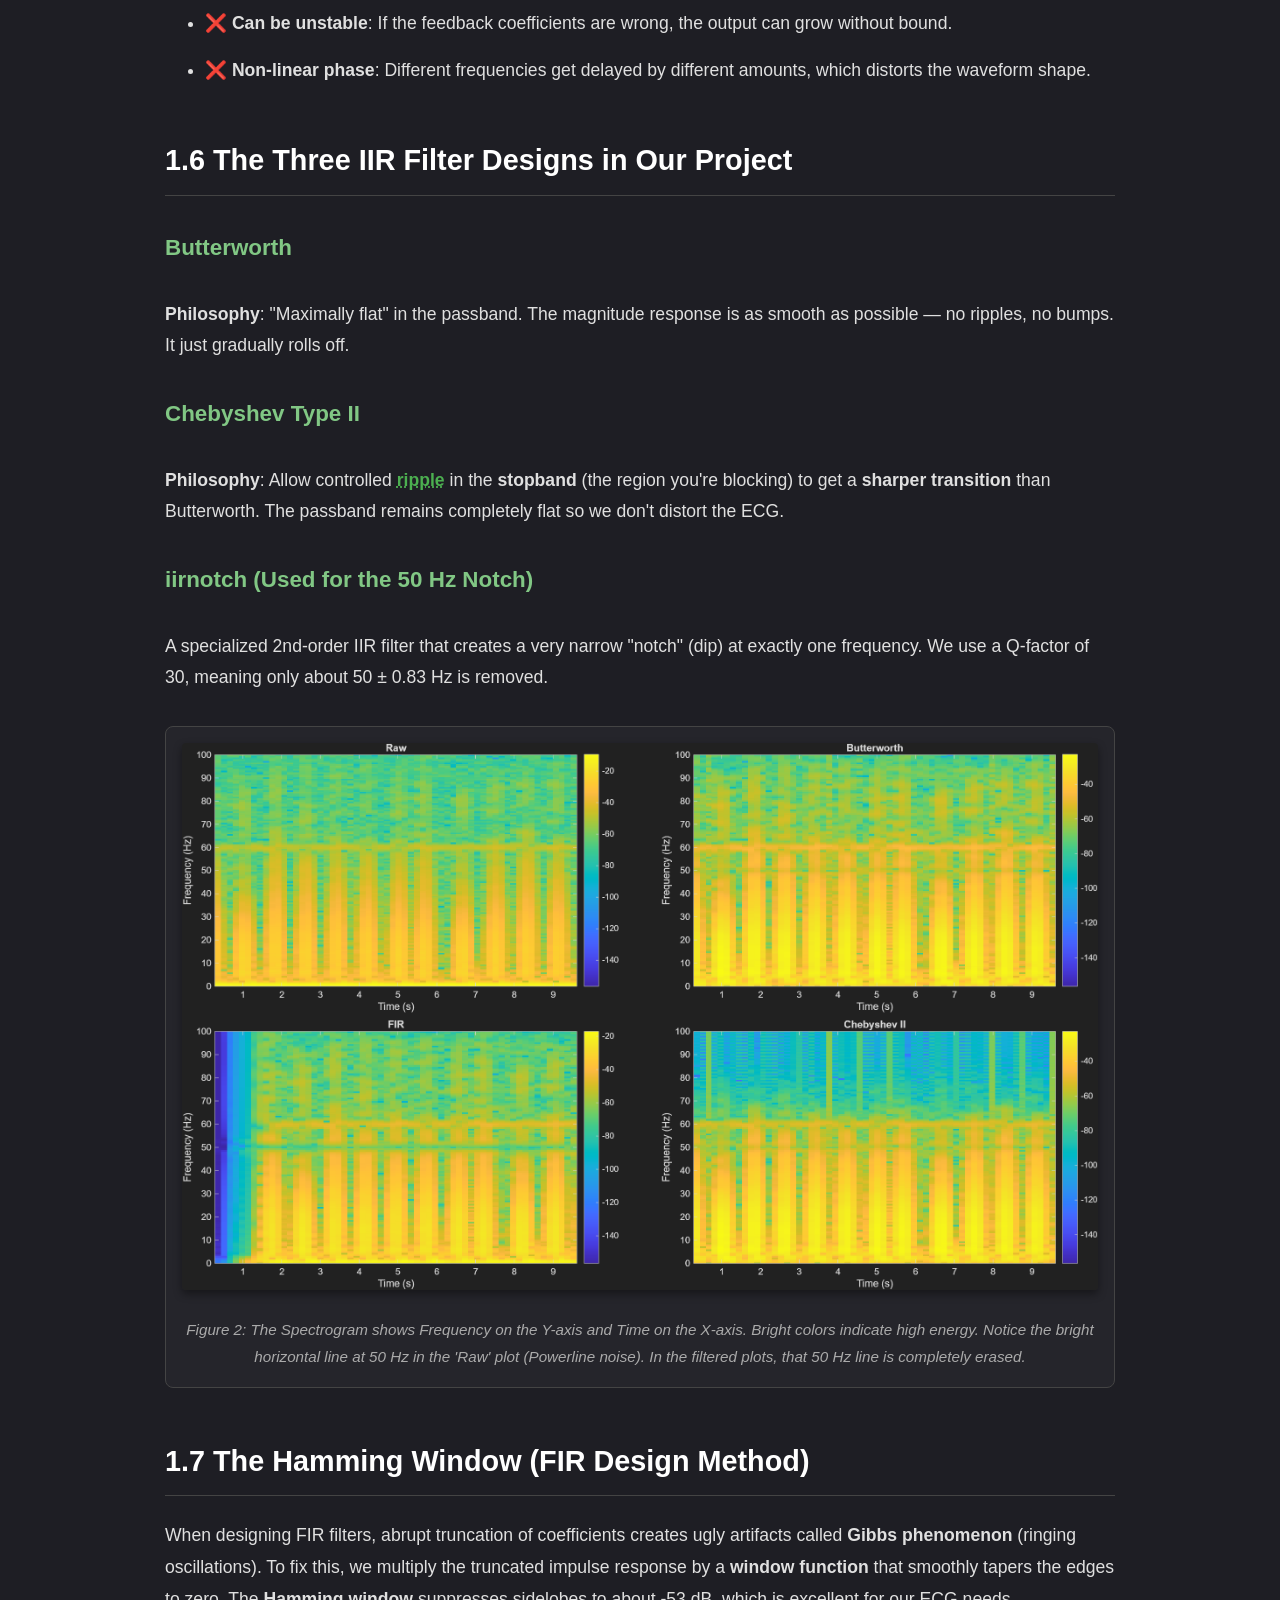
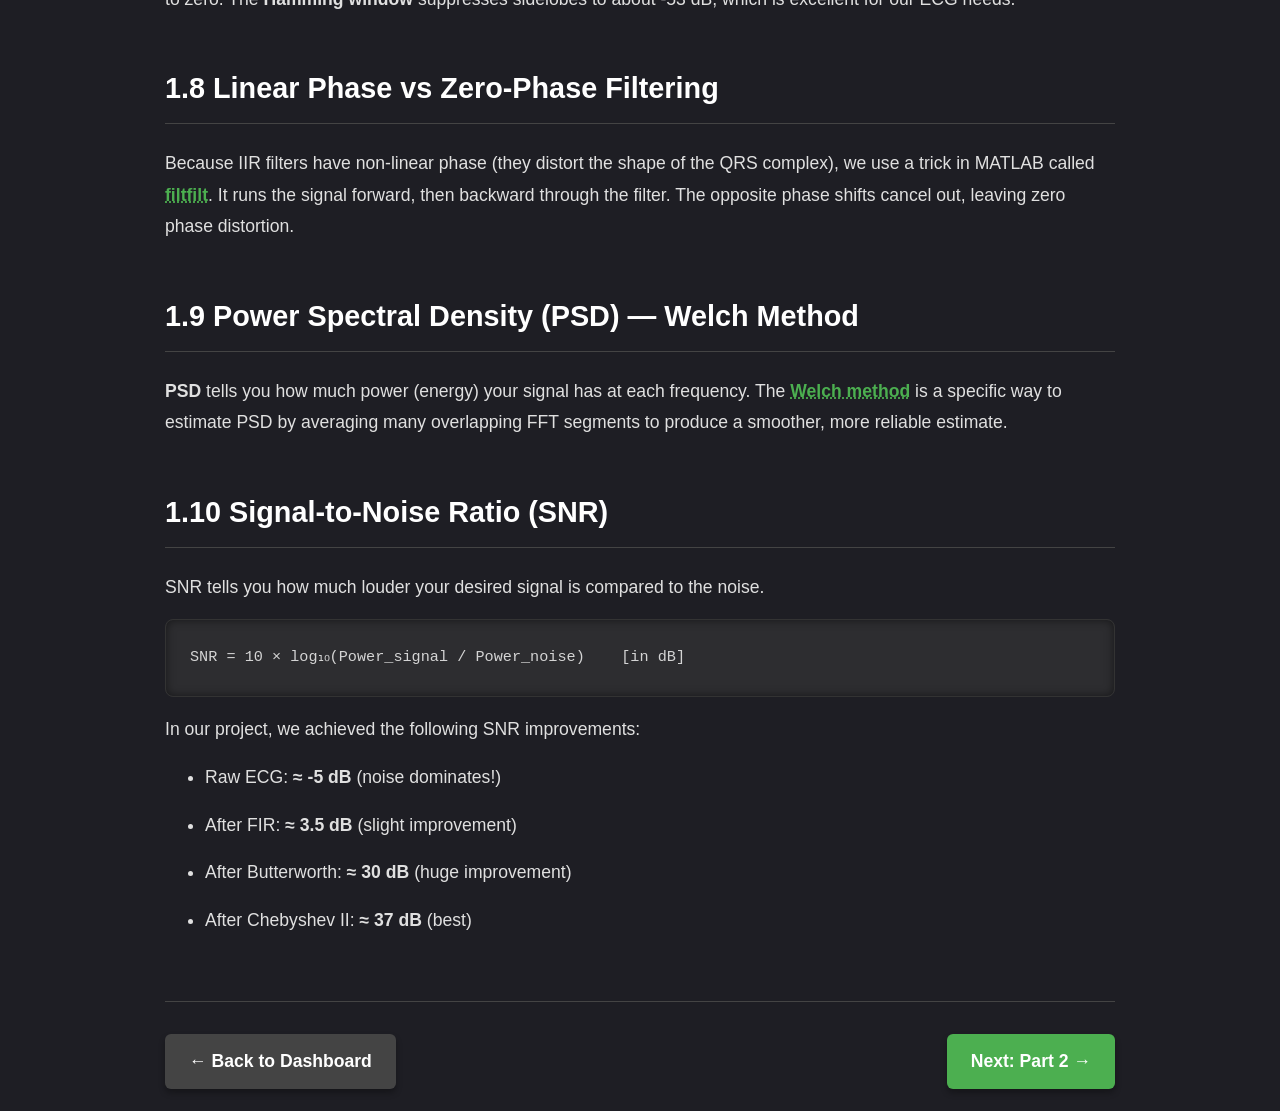
<file: docs/Part1_DSP_Concepts.html>
<!DOCTYPE html>
<html lang="en">
<head>
    <meta charset="UTF-8">
    <meta name="viewport" content="width=device-width, initial-scale=1.0">
    <title>ECG Denoising: Part 1 - DSP Concepts</title>
    <style>
        :root {
            --bg-color: #1e1e24;
            --text-color: #e0e0e0;
            --heading-color: #ffffff;
            --accent-color: #4CAF50;
            --code-bg: #2d2d30;
            --tooltip-bg: #333338;
            --tooltip-text: #f5f5f5;
            --border-color: #444;
        }

        body {
            font-family: 'Segoe UI', Roboto, Helvetica, Arial, sans-serif;
            line-height: 1.8;
            background-color: var(--bg-color);
            color: var(--text-color);
            max-width: 950px;
            margin: 0 auto;
            padding: 2rem;
        }

        h1, h2, h3 {
            color: var(--heading-color);
            border-bottom: 1px solid var(--border-color);
            padding-bottom: 0.5rem;
            margin-top: 2rem;
        }

        h1 { font-size: 2.5rem; color: var(--accent-color); }
        h2 { font-size: 1.8rem; margin-top: 3rem; }
        h3 { font-size: 1.4rem; border-bottom: none; color: #81c784; }
        
        p, li { font-size: 1.1rem; margin-bottom: 1rem; }

        /* Code Block Styling */
        pre {
            background-color: var(--code-bg);
            padding: 1.5rem;
            border-radius: 8px;
            overflow-x: auto;
            border: 1px solid #333;
            box-shadow: inset 0 0 10px rgba(0,0,0,0.5);
            font-family: 'Consolas', 'Monaco', monospace;
            font-size: 0.95rem;
            color: #d4d4d4;
        }
        
        code {
            font-family: 'Consolas', 'Monaco', monospace;
            background-color: var(--code-bg);
            padding: 0.2rem 0.4rem;
            border-radius: 4px;
            color: #9cdcfe;
        }

        /* Next-Gen Interactive Tooltip Styling */
        .concept-link {
            color: var(--accent-color);
            text-decoration: underline;
            text-decoration-style: dotted;
            cursor: help;
            position: relative;
            font-weight: bold;
            transition: color 0.3s ease;
        }

        .concept-link:hover {
            color: #81c784;
        }

        .concept-link .tooltip-content {
            visibility: hidden;
            opacity: 0;
            width: 350px;
            background-color: var(--tooltip-bg);
            color: var(--tooltip-text);
            text-align: left;
            border-radius: 8px;
            padding: 15px;
            position: absolute;
            z-index: 100;
            bottom: 125%;
            left: 50%;
            transform: translateX(-50%) translateY(10px);
            transition: opacity 0.3s, transform 0.3s;
            box-shadow: 0 10px 25px rgba(0,0,0,0.5);
            border: 1px solid var(--accent-color);
            font-size: 0.95rem;
            font-weight: normal;
            line-height: 1.5;
        }

        .concept-link .tooltip-content::after {
            content: "";
            position: absolute;
            top: 100%;
            left: 50%;
            margin-left: -8px;
            border-width: 8px;
            border-style: solid;
            border-color: var(--accent-color) transparent transparent transparent;
        }

        .concept-link:hover .tooltip-content {
            visibility: visible;
            opacity: 1;
            transform: translateX(-50%) translateY(0);
        }

        .tooltip-title {
            display: block;
            font-size: 1.1rem;
            font-weight: bold;
            color: var(--accent-color);
            margin-bottom: 8px;
            border-bottom: 1px solid #555;
            padding-bottom: 4px;
        }

        /* Image Styling */
        .figure-container {
            margin: 2rem 0;
            text-align: center;
            background: #25252b;
            padding: 1rem;
            border-radius: 8px;
            border: 1px solid var(--border-color);
        }

        .figure-container img {
            max-width: 100%;
            height: auto;
            border-radius: 4px;
            box-shadow: 0 4px 8px rgba(0,0,0,0.4);
        }

        .figure-caption {
            margin-top: 1rem;
            font-style: italic;
            color: #aaa;
            font-size: 0.95rem;
        }

        .callout {
            background-color: rgba(76, 175, 80, 0.1);
            border-left: 5px solid var(--accent-color);
            padding: 1.5rem;
            margin: 2rem 0;
            border-radius: 0 8px 8px 0;
        }

        table {
            width: 100%;
            border-collapse: collapse;
            margin: 2rem 0;
            background-color: #25252b;
        }
        
        th, td {
            padding: 12px;
            border: 1px solid #444;
            text-align: left;
        }
        
        th {
            background-color: #333;
            color: var(--accent-color);
        }

        .nav-buttons {
            display: flex;
            justify-content: space-between;
            margin-top: 4rem;
            padding-top: 2rem;
            border-top: 1px solid var(--border-color);
        }

        .btn {
            display: inline-block;
            background-color: var(--accent-color);
            color: white;
            padding: 12px 24px;
            text-decoration: none;
            border-radius: 6px;
            font-weight: bold;
            font-size: 1.1rem;
            transition: background-color 0.3s, transform 0.2s;
            box-shadow: 0 4px 6px rgba(0,0,0,0.3);
        }

        .btn:hover {
            background-color: #388e3c;
            transform: translateY(-2px);
        }
        
        .btn-secondary { background-color: #444; }
        .btn-secondary:hover { background-color: #555; }
    </style>
</head>
<body>

    <h1>ECG Denoising: Digital Signal Processing Concepts</h1>

    <div class="callout">
        <strong>Learning Guide</strong><br>
        Before we touch the code, let's build up every concept you need from absolute zero. This document breaks down the foundational Digital Signal Processing (DSP) concepts required to understand ECG filtering. Hover over any <span class="concept-link">highlighted text<span class="tooltip-content"><span class="tooltip-title">Interactive Tooltips</span>Hovering reveals deep-dive explanations of core concepts without leaving the page.</span></span> to reveal detailed, beginner-friendly explanations.
    </div>

    <h2>1.1 The Foundation: What is an ECG Signal?</h2>
    <p>
        An <strong>ECG (Electrocardiogram)</strong> is a recording of the electrical activity of the heart. Electrodes on your skin pick up tiny voltage changes (millivolts) as the heart muscles contract and relax. To analyze this on a computer, the continuous physical signal must undergo <span class="concept-link">Sampling<span class="tooltip-content"><span class="tooltip-title">Sampling (Analog-to-Digital Conversion)</span>In the real world, signals like sound or heartbeats are continuous (Analog). Computers can only understand numbers. <strong>Sampling</strong> is the process of taking "snapshots" or measuring the continuous signal at regular, discrete time intervals.</span></span> and <span class="concept-link">Quantization<span class="tooltip-content"><span class="tooltip-title">Quantization</span>After sampling, Quantization assigns a specific numerical value to the signal's amplitude at that moment. Our ECG uses an 11-bit resolution, meaning it can represent the voltage using 2,048 different discrete levels.</span></span>.
    </p>

    <p>A single heartbeat produces a characteristic waveform with labeled parts:</p>
    <ul>
        <li><strong>P-wave</strong>: the atria (upper chambers) contracting</li>
        <li><strong>QRS complex</strong>: the ventricles (lower chambers) contracting — this is the tall, sharp spike</li>
        <li><strong>T-wave</strong>: the ventricles relaxing</li>
    </ul>

    <p>
        The <strong>QRS complex</strong> is the most important feature for diagnosis. It's sharp, fast, and contains <span class="concept-link">frequencies<span class="tooltip-content"><span class="tooltip-title">Frequency (Hz)</span>Frequency measures how often something repeats over time, measured in Hertz (Hz). 1 Hz means 1 cycle per second. In our ECG, the heart beats roughly 1-2 times per second (1-2 Hz).</span></span> up to about 30–40 Hz. The P and T waves are slower (0.5–10 Hz).
    </p>

    <p><strong>Our data</strong> comes from the MIT-BIH Arrhythmia Database:</p>
    <ul>
        <li><strong>Record 100</strong>: Normal sinus rhythm (healthy heartbeat)</li>
        <li><strong>Record 106</strong>: Contains PVCs (Premature Ventricular Contractions) — abnormal early beats with a different shape</li>
    </ul>

    <h2>1.2 What is "Sampling Frequency" and "Nyquist"?</h2>
    <p>
        <strong>Sampling frequency (fs)</strong>: How many measurements per second. Our ECG signals are sampled at <strong>fs = 360 Hz</strong>, meaning the equipment measures the voltage 360 times per second.
    </p>
    <p>
        <span class="concept-link">Nyquist frequency<span class="tooltip-content"><span class="tooltip-title">Nyquist Theorem</span>The absolute maximum frequency a digital system can represent, which is exactly half the sampling rate.</span></span>: Exactly half of fs. For us: 360/2 = <strong>180 Hz</strong>. This is the highest frequency that our digital system can possibly represent. Any frequency above 180 Hz simply cannot exist in our digital data.
    </p>
    <p>
        <strong>Why this matters</strong>: When we design filters in MATLAB, all frequencies must be expressed as a fraction of the Nyquist frequency. This is called <strong>normalized frequency</strong>. For example:
    </p>
    <ul>
        <li>0.5 Hz becomes <code>0.5 / 180 = 0.00278</code></li>
        <li>50 Hz becomes <code>50 / 180 = 0.2778</code></li>
        <li>100 Hz becomes <code>100 / 180 = 0.5556</code></li>
    </ul>
    <p>This is why you see <code>0.5/(fs/2)</code> everywhere in the code — it's converting real Hz to normalized.</p>

    <h2>1.3 The Three Noises Contaminating ECG</h2>
    <p>When electrodes record the heart, they also pick up three types of unwanted interference. We call this unwanted data <span class="concept-link">Noise<span class="tooltip-content"><span class="tooltip-title">Noise</span>Any unwanted interference that corrupts the signal we actually care about. In DSP, our primary job is isolating the "signal" from the "noise".</span></span>.</p>

    <h3>Noise 1: Baseline Wander (< 0.5 Hz)</h3>
    <ul>
        <li><strong>Source</strong>: The patient breathes, and the chest moves. The electrodes shift slightly.</li>
        <li><strong>What it looks like</strong>: The entire ECG trace slowly drifts up and down over several seconds.</li>
        <li><strong>Frequency</strong>: Very slow — below 0.5 Hz.</li>
        <li><strong>Why it's bad</strong>: It makes the trace "wander" vertically. A doctor might mistake the drift for an ST-segment elevation (heart attack).</li>
    </ul>

    <h3>Noise 2: Power-line Interference (50 Hz)</h3>
    <ul>
        <li><strong>Source</strong>: The electrical wiring in the walls radiates electromagnetic fields at 50 Hz. The ECG cables act like antennas.</li>
        <li><strong>What it looks like</strong>: A fast sinusoidal ripple sitting on top of the ECG.</li>
        <li><strong>Frequency</strong>: Exactly 50 Hz.</li>
        <li><strong>Why it's bad</strong>: It adds a visible buzz to the trace, masking the smaller P-wave and T-wave.</li>
    </ul>

    <h3>Noise 3: EMG / Muscle Noise (20–150 Hz)</h3>
    <ul>
        <li><strong>Source</strong>: Skeletal muscles near the electrodes (arms, chest) fire random electrical signals.</li>
        <li><strong>What it looks like</strong>: High-frequency fuzz/static that makes the trace look "hairy."</li>
        <li><strong>Frequency</strong>: Spread across 20–150 Hz, but we only care about removing the part <strong>above 100 Hz</strong>.</li>
        <li><strong>Why it's bad</strong>: It buries the fine details of the QRS complex.</li>
    </ul>

    <div class="figure-container">
        <img src="../figures/fig01_raw_ecg.png" alt="Raw ECG showing noise">
        <div class="figure-caption">Figure 1: The Raw ECG signal before any denoising. You can see the slow baseline wander (drifting) and the high-frequency fuzziness (EMG/Powerline noise).</div>
    </div>

    <h3>Our Strategy: Three Filters in a Row</h3>
<pre>
Raw ECG → [High-Pass at 0.5 Hz] → [Notch at 50 Hz] → [Low-Pass at 100 Hz] → Clean ECG
             kills baseline            kills power          kills EMG
             wander                     line hum             muscle noise
</pre>

    <h2>1.4 What is a Digital Filter?</h2>
    <p>A <span class="concept-link">digital filter<span class="tooltip-content"><span class="tooltip-title">Digital Filters</span>A mathematical algorithm applied to a digital signal to alter its frequency content. Think of it like a coffee filter: it lets the good stuff through while blocking the bad stuff.</span></span> is a mathematical operation that takes your signal and produces a new list of numbers where certain frequencies have been amplified or suppressed.</p>
    <p>Every digital filter is defined by a <strong>difference equation</strong>:</p>
<pre>
y[n] = b₀·x[n] + b₁·x[n-1] + b₂·x[n-2] + ...
       - a₁·y[n-1] - a₂·y[n-2] - ...
</pre>
    <ul>
        <li><code>x[n]</code> = current input sample</li>
        <li><code>y[n]</code> = current output sample</li>
        <li><code>b</code> coefficients = <strong>feedforward</strong> (they look at current and past inputs)</li>
        <li><code>a</code> coefficients = <strong>feedback</strong> (they look at past outputs)</li>
    </ul>

    <h2>1.5 FIR vs IIR Filters</h2>

    <h3>FIR = Finite Impulse Response</h3>
    <p>An FIR filter <strong>only has <code>b</code> coefficients</strong>. The <code>a</code> side is just <code>a₀ = 1</code> (no feedback). It only looks at the current and past <strong>N input</strong> values.</p>
    <ul>
        <li>✅ <strong>Always stable</strong>: Since there's no feedback, it can never oscillate or blow up.</li>
        <li>✅ <span class="concept-link">Linear phase<span class="tooltip-content"><span class="tooltip-title">Linear Phase</span>All frequencies are delayed by the exact same amount of time. The waveform shape is perfectly preserved — just shifted in time. Crucial for ECGs to not distort the wave shape.</span></span>: The waveform shape is perfectly preserved — just shifted in time.</li>
        <li>❌ <strong>Needs many taps</strong>: To get a sharp cutoff at low frequencies, you need hundreds of coefficients (our code uses 500).</li>
    </ul>

    <h3>IIR = Infinite Impulse Response</h3>
    <p>An IIR filter <strong>has both <code>b</code> and <code>a</code> coefficients</strong>. It looks at past <strong>outputs</strong> too, creating a recursive feedback loop.</p>
    <ul>
        <li>✅ <strong>Very efficient</strong>: A 4th-order IIR can match the sharpness of a 500-tap FIR.</li>
        <li>❌ <strong>Can be unstable</strong>: If the feedback coefficients are wrong, the output can grow without bound.</li>
        <li>❌ <strong>Non-linear phase</strong>: Different frequencies get delayed by different amounts, which distorts the waveform shape.</li>
    </ul>

    <h2>1.6 The Three IIR Filter Designs in Our Project</h2>
    <h3>Butterworth</h3>
    <p><strong>Philosophy</strong>: "Maximally flat" in the passband. The magnitude response is as smooth as possible — no ripples, no bumps. It just gradually rolls off.</p>
    
    <h3>Chebyshev Type II</h3>
    <p><strong>Philosophy</strong>: Allow controlled <span class="concept-link">ripple<span class="tooltip-content"><span class="tooltip-title">Ripples</span>Small fluctuations or bouncing in the frequency response.</span></span> in the <strong>stopband</strong> (the region you're blocking) to get a <strong>sharper transition</strong> than Butterworth. The passband remains completely flat so we don't distort the ECG.</p>

    <h3>iirnotch (Used for the 50 Hz Notch)</h3>
    <p>A specialized 2nd-order IIR filter that creates a very narrow "notch" (dip) at exactly one frequency. We use a Q-factor of 30, meaning only about 50 ± 0.83 Hz is removed.</p>

    <div class="figure-container">
        <img src="../figures/fig14_spectrogram.png" alt="Spectrogram showing frequency content">
        <div class="figure-caption">Figure 2: The Spectrogram shows Frequency on the Y-axis and Time on the X-axis. Bright colors indicate high energy. Notice the bright horizontal line at 50 Hz in the 'Raw' plot (Powerline noise). In the filtered plots, that 50 Hz line is completely erased.</div>
    </div>

    <h2>1.7 The Hamming Window (FIR Design Method)</h2>
    <p>When designing FIR filters, abrupt truncation of coefficients creates ugly artifacts called <strong>Gibbs phenomenon</strong> (ringing oscillations). To fix this, we multiply the truncated impulse response by a <strong>window function</strong> that smoothly tapers the edges to zero. The <strong>Hamming window</strong> suppresses sidelobes to about -53 dB, which is excellent for our ECG needs.</p>

    <h2>1.8 Linear Phase vs Zero-Phase Filtering</h2>
    <p>Because IIR filters have non-linear phase (they distort the shape of the QRS complex), we use a trick in MATLAB called <span class="concept-link">filtfilt<span class="tooltip-content"><span class="tooltip-title">Zero-Phase Filtering (filtfilt)</span>Filters the signal forward, then flips the signal and filters it again backward. The phase shifts perfectly cancel out, resulting in zero phase distortion!</span></span>. It runs the signal forward, then backward through the filter. The opposite phase shifts cancel out, leaving zero phase distortion.</p>

    <h2>1.9 Power Spectral Density (PSD) — Welch Method</h2>
    <p><strong>PSD</strong> tells you how much power (energy) your signal has at each frequency. The <span class="concept-link">Welch method<span class="tooltip-content"><span class="tooltip-title">Welch Method (PSD)</span>A robust statistical way to estimate the power of a signal at different frequencies by breaking it into overlapping chunks and averaging them.</span></span> is a specific way to estimate PSD by averaging many overlapping FFT segments to produce a smoother, more reliable estimate.</p>

    <h2>1.10 Signal-to-Noise Ratio (SNR)</h2>
    <p>SNR tells you how much louder your desired signal is compared to the noise.</p>
<pre>
SNR = 10 × log₁₀(Power_signal / Power_noise)    [in dB]
</pre>
    <p>In our project, we achieved the following SNR improvements:</p>
    <ul>
        <li>Raw ECG: <strong>≈ -5 dB</strong> (noise dominates!)</li>
        <li>After FIR: <strong>≈ 3.5 dB</strong> (slight improvement)</li>
        <li>After Butterworth: <strong>≈ 30 dB</strong> (huge improvement)</li>
        <li>After Chebyshev II: <strong>≈ 37 dB</strong> (best)</li>
    </ul>

    <div class="nav-buttons">
        <a href="../web/index.html" class="btn btn-secondary">← Back to Dashboard</a>
        <a href="Part2_Code_Walkthrough.html" class="btn">Next: Part 2 →</a>
    </div>

</body>
</html>
</file>
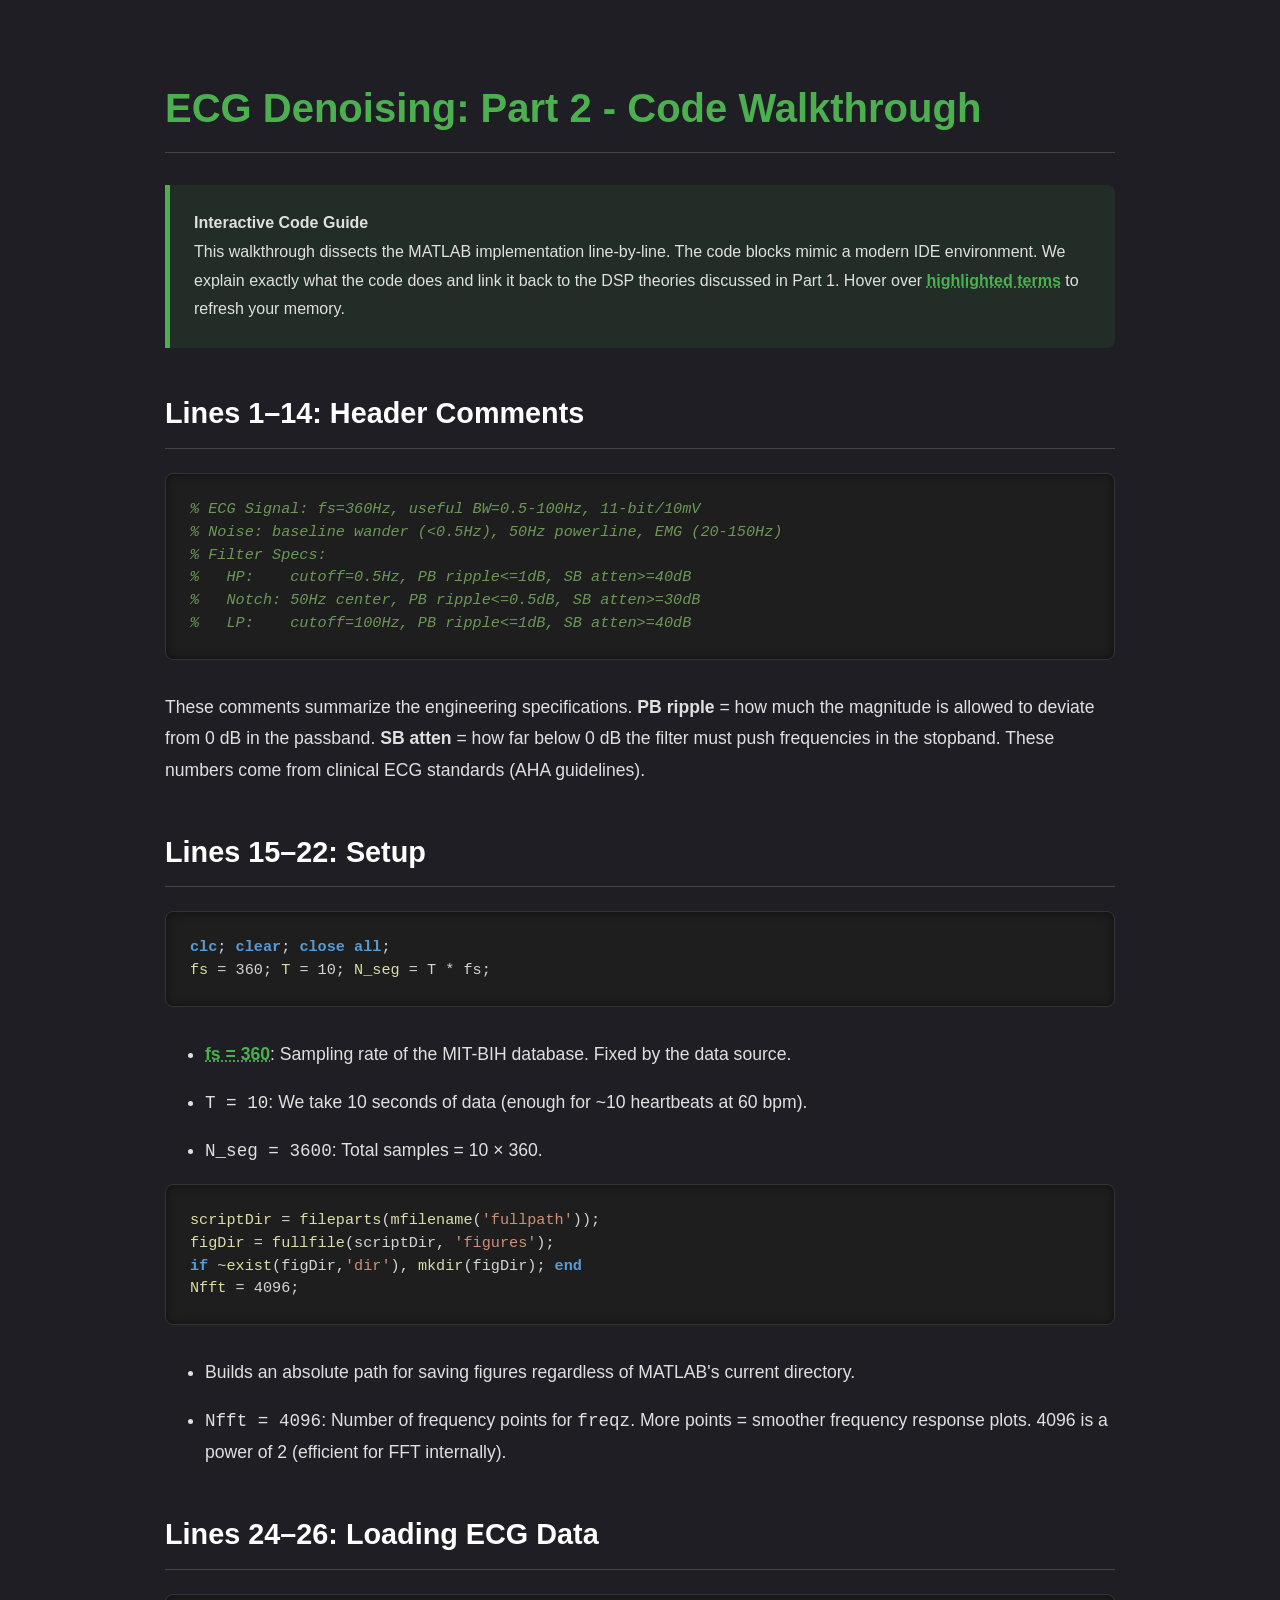
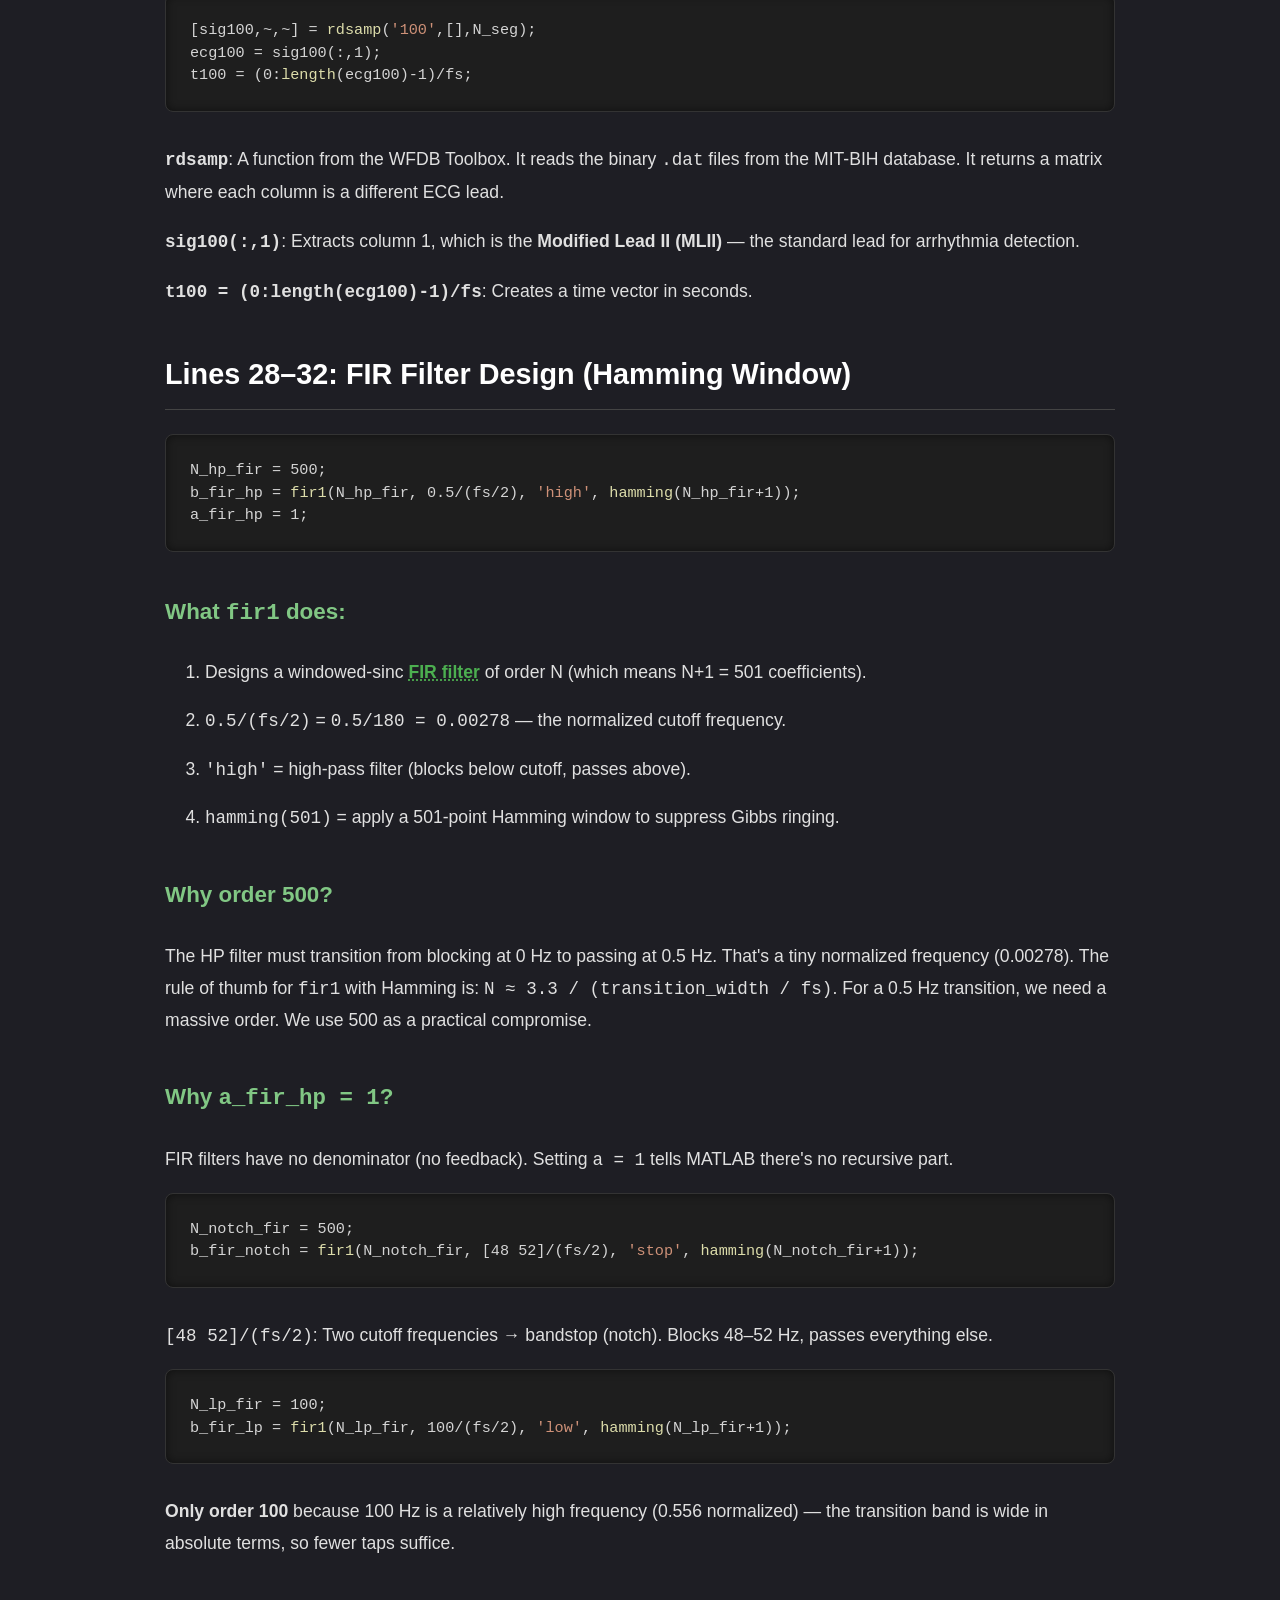
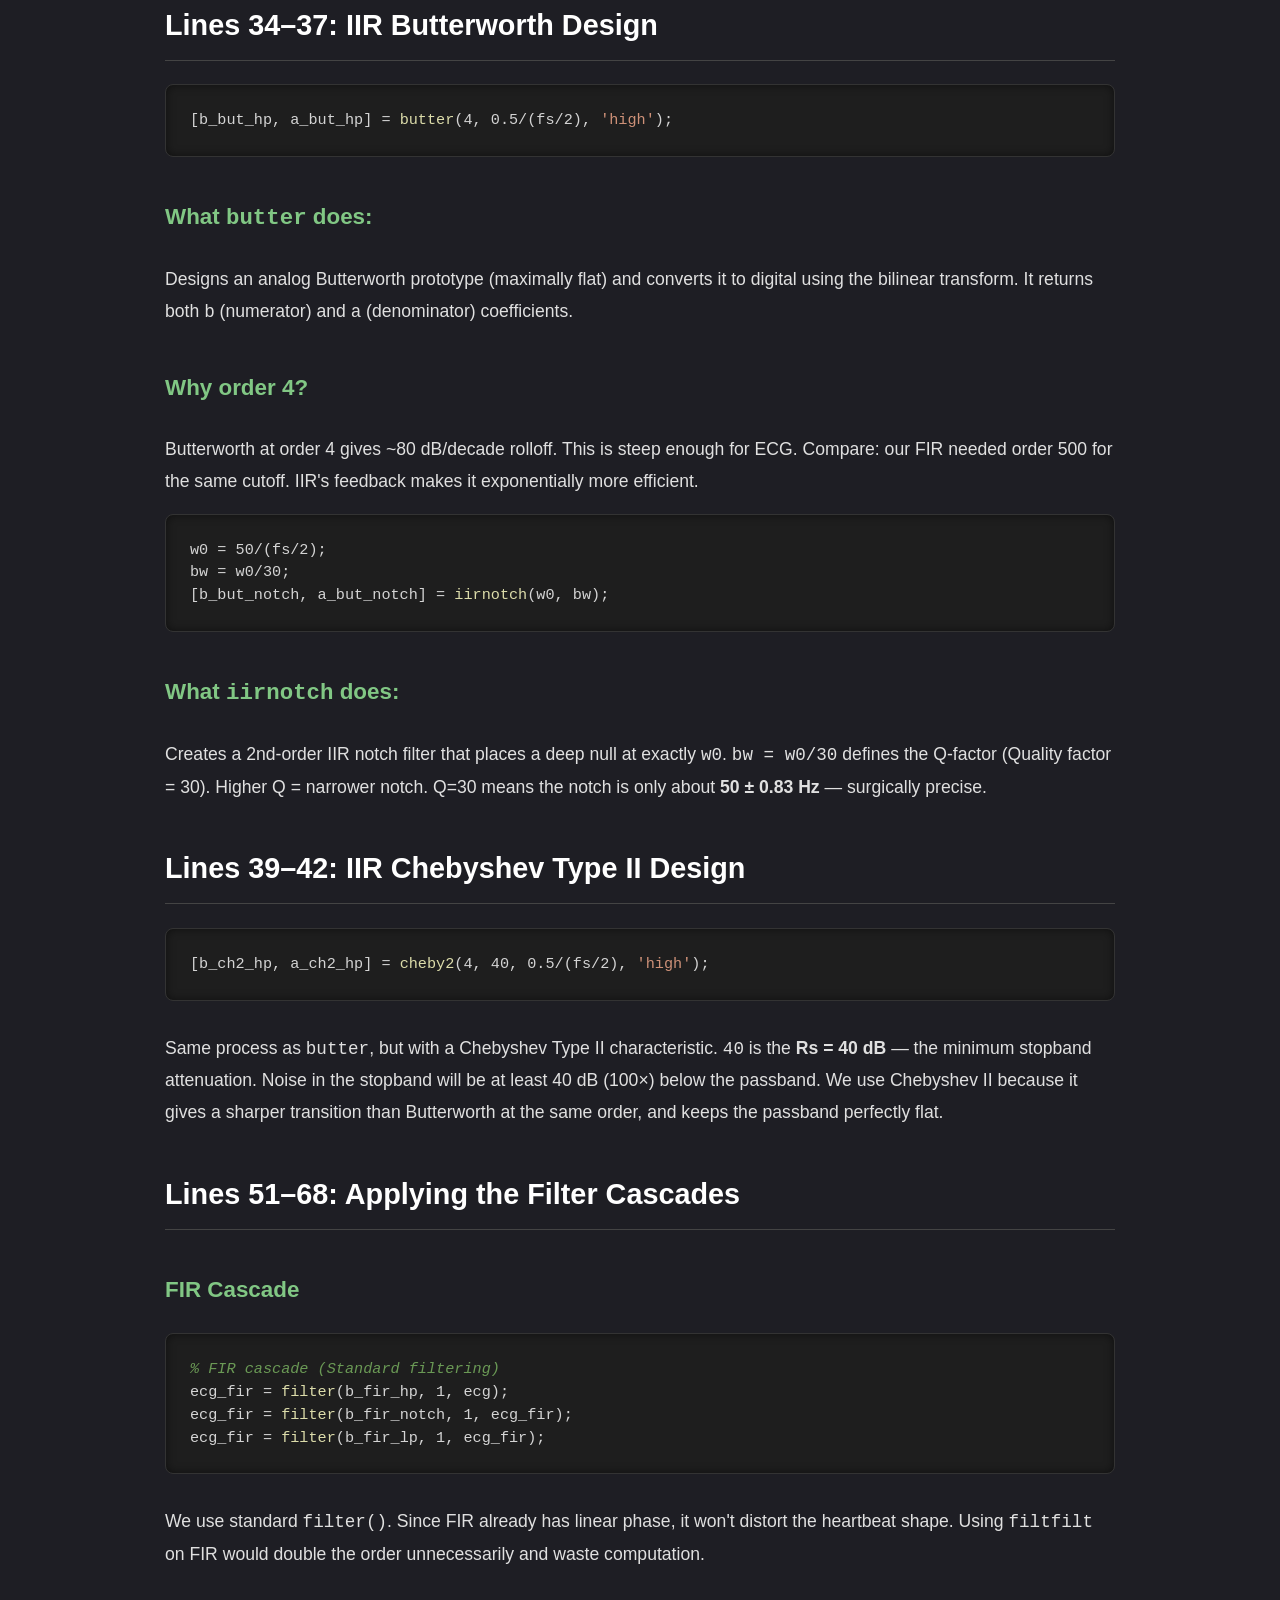
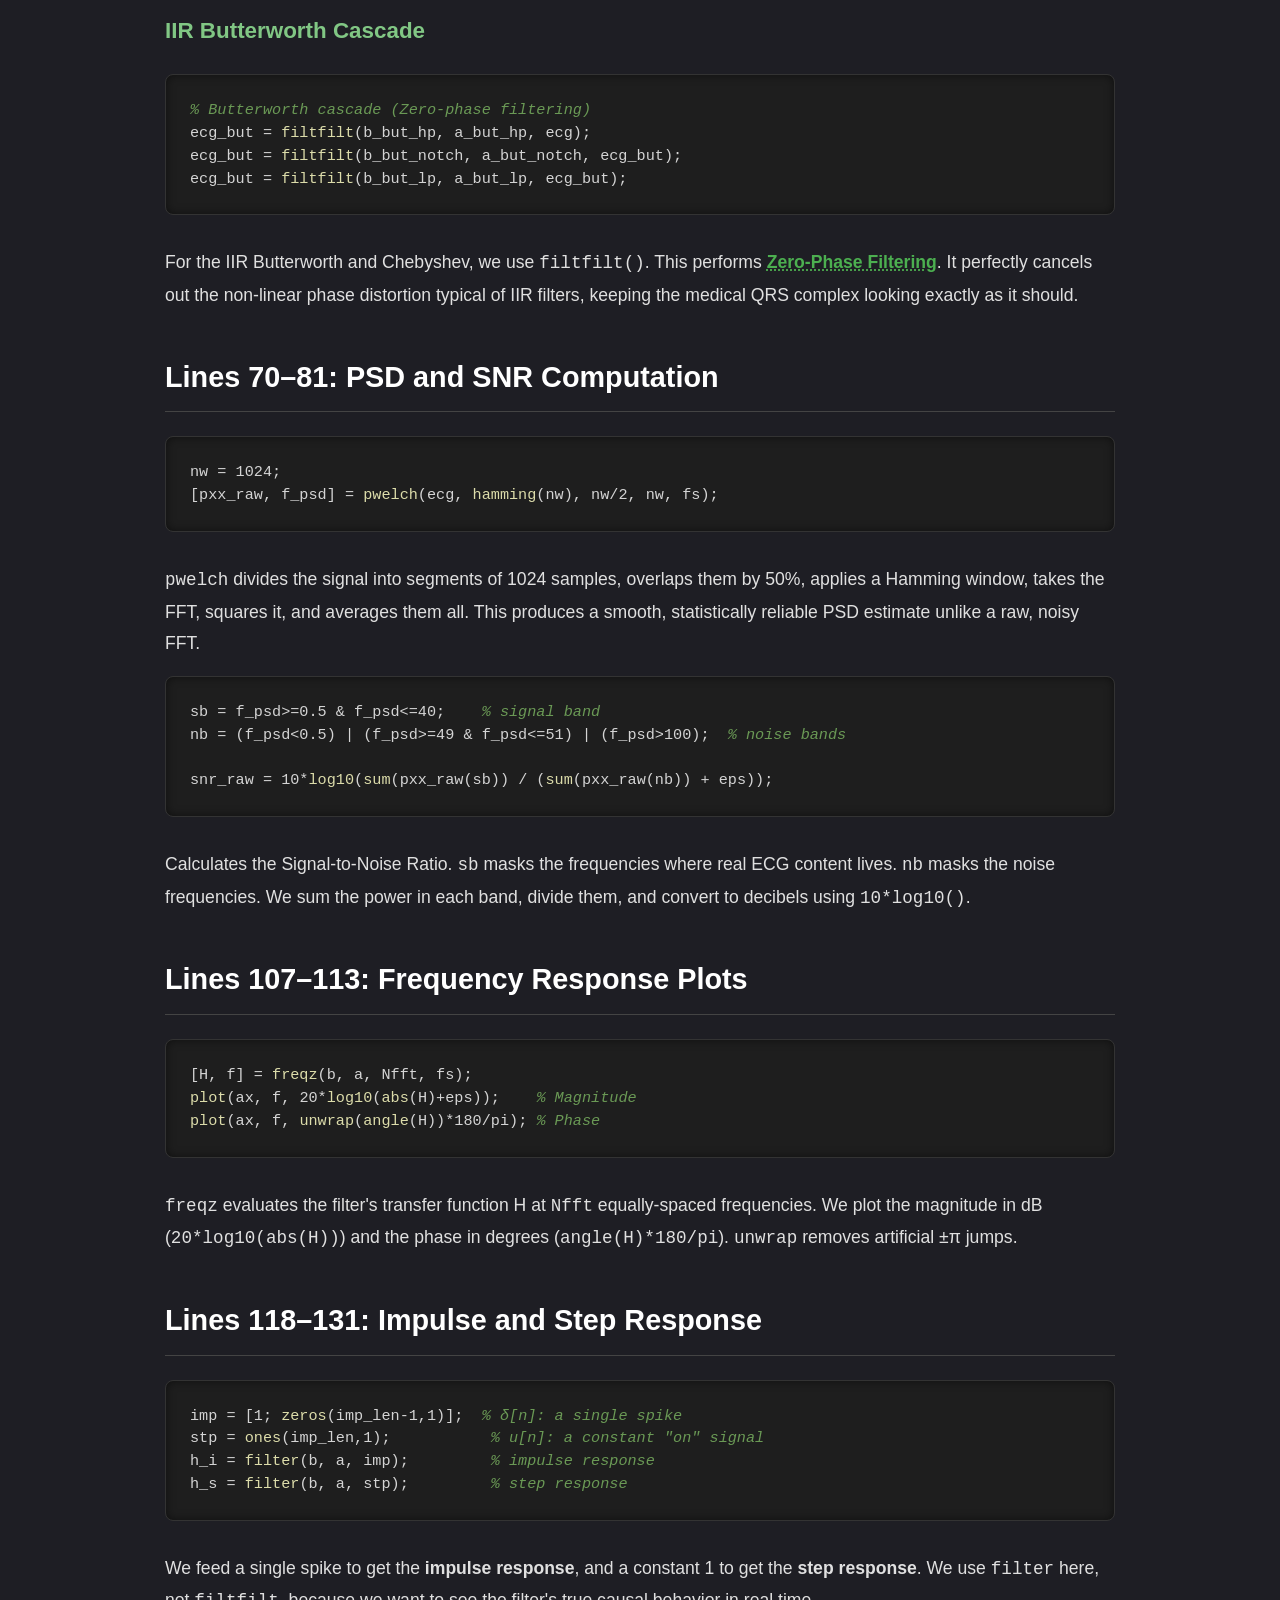
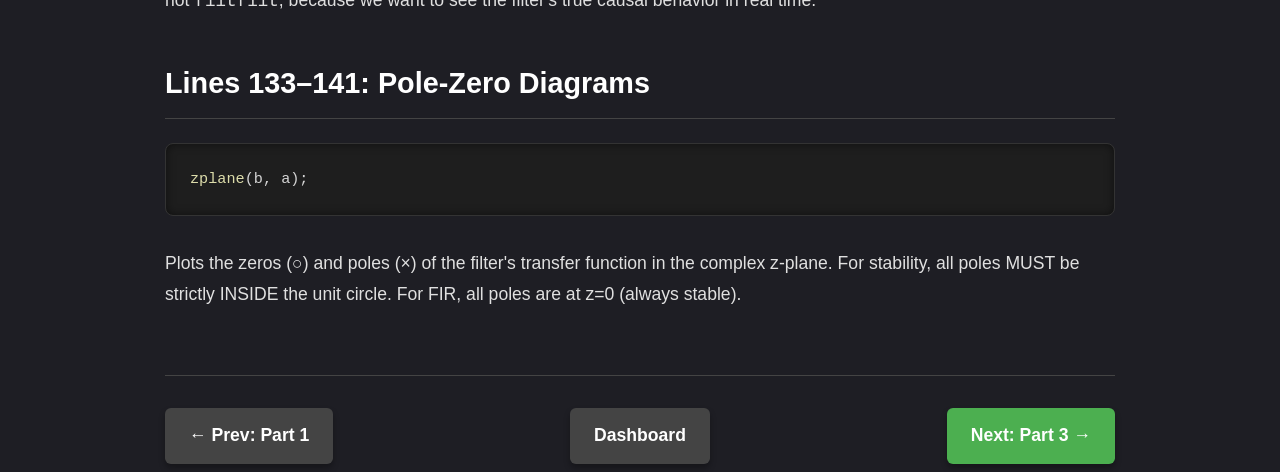
<file: docs/Part2_Code_Walkthrough.html>
<!DOCTYPE html>
<html lang="en">
<head>
    <meta charset="UTF-8">
    <meta name="viewport" content="width=device-width, initial-scale=1.0">
    <title>ECG Denoising: Part 2 - Code Walkthrough</title>
    <style>
        :root {
            --bg-color: #1e1e24;
            --text-color: #e0e0e0;
            --heading-color: #ffffff;
            --accent-color: #4CAF50;
            --code-bg: #1e1e1e; /* VS Code Dark */
            --tooltip-bg: #333338;
            --tooltip-text: #f5f5f5;
            --border-color: #444;
            --code-comment: #6a9955;
            --code-keyword: #569cd6;
            --code-string: #ce9178;
            --code-func: #dcdcaa;
        }

        body {
            font-family: 'Segoe UI', Roboto, Helvetica, Arial, sans-serif;
            line-height: 1.8;
            background-color: var(--bg-color);
            color: var(--text-color);
            max-width: 950px;
            margin: 0 auto;
            padding: 2rem;
        }

        h1, h2, h3 {
            color: var(--heading-color);
            border-bottom: 1px solid var(--border-color);
            padding-bottom: 0.5rem;
            margin-top: 2.5rem;
        }

        h1 { font-size: 2.5rem; color: var(--accent-color); }
        h2 { font-size: 1.8rem; }
        h3 { font-size: 1.4rem; border-bottom: none; color: #81c784; margin-bottom: 0.5rem; }
        
        p, li { font-size: 1.1rem; margin-bottom: 1rem; }

        /* Next-Gen Interactive Tooltip Styling */
        .concept-link {
            color: var(--accent-color);
            text-decoration: underline;
            text-decoration-style: dotted;
            cursor: help;
            position: relative;
            font-weight: bold;
            transition: color 0.3s ease;
        }

        .concept-link:hover { color: #81c784; }

        .concept-link .tooltip-content {
            visibility: hidden;
            opacity: 0;
            width: 350px;
            background-color: var(--tooltip-bg);
            color: var(--tooltip-text);
            text-align: left;
            border-radius: 8px;
            padding: 15px;
            position: absolute;
            z-index: 100;
            bottom: 125%;
            left: 50%;
            transform: translateX(-50%) translateY(10px);
            transition: opacity 0.3s, transform 0.3s;
            box-shadow: 0 10px 25px rgba(0,0,0,0.5);
            border: 1px solid var(--accent-color);
            font-size: 0.95rem;
            font-weight: normal;
            line-height: 1.5;
        }

        .concept-link .tooltip-content::after {
            content: "";
            position: absolute;
            top: 100%;
            left: 50%;
            margin-left: -8px;
            border-width: 8px;
            border-style: solid;
            border-color: var(--accent-color) transparent transparent transparent;
        }

        .concept-link:hover .tooltip-content {
            visibility: visible;
            opacity: 1;
            transform: translateX(-50%) translateY(0);
        }

        .tooltip-title {
            display: block;
            font-size: 1.1rem;
            font-weight: bold;
            color: var(--accent-color);
            margin-bottom: 8px;
            border-bottom: 1px solid #555;
            padding-bottom: 4px;
        }

        /* IDE Style Code Blocks */
        pre {
            background-color: var(--code-bg);
            padding: 1.5rem;
            border-radius: 8px;
            overflow-x: auto;
            border: 1px solid #333;
            box-shadow: inset 0 0 10px rgba(0,0,0,0.5);
            font-family: 'Consolas', 'Monaco', monospace;
            font-size: 0.95rem;
            line-height: 1.5;
            color: #d4d4d4;
            margin-bottom: 2rem;
        }

        .c-comment { color: var(--code-comment); font-style: italic; }
        .c-kw { color: var(--code-keyword); font-weight: bold; }
        .c-str { color: var(--code-string); }
        .c-func { color: var(--code-func); }

        .callout {
            background-color: rgba(76, 175, 80, 0.1);
            border-left: 5px solid var(--accent-color);
            padding: 1.5rem;
            margin: 2rem 0;
            border-radius: 0 8px 8px 0;
        }

        .nav-buttons {
            display: flex;
            justify-content: space-between;
            margin-top: 4rem;
            padding-top: 2rem;
            border-top: 1px solid var(--border-color);
        }

        .btn {
            display: inline-block;
            background-color: var(--accent-color);
            color: white;
            padding: 12px 24px;
            text-decoration: none;
            border-radius: 6px;
            font-weight: bold;
            font-size: 1.1rem;
            transition: background-color 0.3s, transform 0.2s;
            box-shadow: 0 4px 6px rgba(0,0,0,0.3);
        }

        .btn:hover {
            background-color: #388e3c;
            transform: translateY(-2px);
        }
        
        .btn-secondary { background-color: #444; }
        .btn-secondary:hover { background-color: #555; }

    </style>
</head>
<body>

    <h1>ECG Denoising: Part 2 - Code Walkthrough</h1>

    <div class="callout">
        <strong>Interactive Code Guide</strong><br>
        This walkthrough dissects the MATLAB implementation line-by-line. The code blocks mimic a modern IDE environment. We explain exactly what the code does and link it back to the DSP theories discussed in Part 1. Hover over <span class="concept-link">highlighted terms<span class="tooltip-content"><span class="tooltip-title">Interactive Learning</span>We link the code directly back to the DSP theories discussed in Part 1!</span></span> to refresh your memory.
    </div>

    <h2>Lines 1–14: Header Comments</h2>
<pre>
<span class="c-comment">% ECG Signal: fs=360Hz, useful BW=0.5-100Hz, 11-bit/10mV</span>
<span class="c-comment">% Noise: baseline wander (<0.5Hz), 50Hz powerline, EMG (20-150Hz)</span>
<span class="c-comment">% Filter Specs:</span>
<span class="c-comment">%   HP:    cutoff=0.5Hz, PB ripple<=1dB, SB atten>=40dB</span>
<span class="c-comment">%   Notch: 50Hz center, PB ripple<=0.5dB, SB atten>=30dB</span>
<span class="c-comment">%   LP:    cutoff=100Hz, PB ripple<=1dB, SB atten>=40dB</span>
</pre>
    <p>These comments summarize the engineering specifications. <strong>PB ripple</strong> = how much the magnitude is allowed to deviate from 0 dB in the passband. <strong>SB atten</strong> = how far below 0 dB the filter must push frequencies in the stopband. These numbers come from clinical ECG standards (AHA guidelines).</p>

    <h2>Lines 15–22: Setup</h2>
<pre>
<span class="c-kw">clc</span>; <span class="c-kw">clear</span>; <span class="c-kw">close</span> <span class="c-kw">all</span>;
<span class="c-func">fs</span> = 360; <span class="c-func">T</span> = 10; <span class="c-func">N_seg</span> = T * fs;
</pre>
    <ul>
        <li><span class="concept-link">fs = 360<span class="tooltip-content"><span class="tooltip-title">Sampling Frequency</span>The number of data points captured per second. Because MIT-BIH uses 360 Hz, exactly 360 values make up 1 second of heart activity.</span></span>: Sampling rate of the MIT-BIH database. Fixed by the data source.</li>
        <li><code>T = 10</code>: We take 10 seconds of data (enough for ~10 heartbeats at 60 bpm).</li>
        <li><code>N_seg = 3600</code>: Total samples = 10 × 360.</li>
    </ul>

<pre>
<span class="c-func">scriptDir</span> = <span class="c-func">fileparts</span>(<span class="c-func">mfilename</span>(<span class="c-str">'fullpath'</span>));
<span class="c-func">figDir</span> = <span class="c-func">fullfile</span>(scriptDir, <span class="c-str">'figures'</span>);
<span class="c-kw">if</span> ~<span class="c-func">exist</span>(figDir,<span class="c-str">'dir'</span>), <span class="c-func">mkdir</span>(figDir); <span class="c-kw">end</span>
<span class="c-func">Nfft</span> = 4096;
</pre>
    <ul>
        <li>Builds an absolute path for saving figures regardless of MATLAB's current directory.</li>
        <li><code>Nfft = 4096</code>: Number of frequency points for <code>freqz</code>. More points = smoother frequency response plots. 4096 is a power of 2 (efficient for FFT internally).</li>
    </ul>

    <h2>Lines 24–26: Loading ECG Data</h2>
<pre>
[sig100,~,~] = <span class="c-func">rdsamp</span>(<span class="c-str">'100'</span>,[],N_seg);
ecg100 = sig100(:,1);
t100 = (0:<span class="c-func">length</span>(ecg100)-1)/fs;
</pre>
    <p><strong><code>rdsamp</code></strong>: A function from the WFDB Toolbox. It reads the binary <code>.dat</code> files from the MIT-BIH database. It returns a matrix where each column is a different ECG lead.</p>
    <p><strong><code>sig100(:,1)</code></strong>: Extracts column 1, which is the <strong>Modified Lead II (MLII)</strong> — the standard lead for arrhythmia detection.</p>
    <p><strong><code>t100 = (0:length(ecg100)-1)/fs</code></strong>: Creates a time vector in seconds.</p>

    <h2>Lines 28–32: FIR Filter Design (Hamming Window)</h2>
<pre>
N_hp_fir = 500;
b_fir_hp = <span class="c-func">fir1</span>(N_hp_fir, 0.5/(fs/2), <span class="c-str">'high'</span>, <span class="c-func">hamming</span>(N_hp_fir+1));
a_fir_hp = 1;
</pre>
    <h3>What <code>fir1</code> does:</h3>
    <ol>
        <li>Designs a windowed-sinc <span class="concept-link">FIR filter<span class="tooltip-content"><span class="tooltip-title">FIR Filter</span>Finite Impulse Response. A highly stable filter with linear phase (doesn't distort the heartbeat shape), but requires a lot of computing power.</span></span> of order N (which means N+1 = 501 coefficients).</li>
        <li><code>0.5/(fs/2)</code> = <code>0.5/180 = 0.00278</code> — the normalized cutoff frequency.</li>
        <li><code>'high'</code> = high-pass filter (blocks below cutoff, passes above).</li>
        <li><code>hamming(501)</code> = apply a 501-point Hamming window to suppress Gibbs ringing.</li>
    </ol>
    <h3>Why order 500?</h3>
    <p>The HP filter must transition from blocking at 0 Hz to passing at 0.5 Hz. That's a tiny normalized frequency (0.00278). The rule of thumb for <code>fir1</code> with Hamming is: <code>N ≈ 3.3 / (transition_width / fs)</code>. For a 0.5 Hz transition, we need a massive order. We use 500 as a practical compromise.</p>
    <h3>Why <code>a_fir_hp = 1</code>?</h3>
    <p>FIR filters have no denominator (no feedback). Setting <code>a = 1</code> tells MATLAB there's no recursive part.</p>

<pre>
N_notch_fir = 500;
b_fir_notch = <span class="c-func">fir1</span>(N_notch_fir, [48 52]/(fs/2), <span class="c-str">'stop'</span>, <span class="c-func">hamming</span>(N_notch_fir+1));
</pre>
    <p><code>[48 52]/(fs/2)</code>: Two cutoff frequencies → bandstop (notch). Blocks 48–52 Hz, passes everything else.</p>

<pre>
N_lp_fir = 100;
b_fir_lp = <span class="c-func">fir1</span>(N_lp_fir, 100/(fs/2), <span class="c-str">'low'</span>, <span class="c-func">hamming</span>(N_lp_fir+1));
</pre>
    <p><strong>Only order 100</strong> because 100 Hz is a relatively high frequency (0.556 normalized) — the transition band is wide in absolute terms, so fewer taps suffice.</p>

    <h2>Lines 34–37: IIR Butterworth Design</h2>
<pre>
[b_but_hp, a_but_hp] = <span class="c-func">butter</span>(4, 0.5/(fs/2), <span class="c-str">'high'</span>);
</pre>
    <h3>What <code>butter</code> does:</h3>
    <p>Designs an analog Butterworth prototype (maximally flat) and converts it to digital using the bilinear transform. It returns both <code>b</code> (numerator) and <code>a</code> (denominator) coefficients.</p>
    <h3>Why order 4?</h3>
    <p>Butterworth at order 4 gives ~80 dB/decade rolloff. This is steep enough for ECG. Compare: our FIR needed order 500 for the same cutoff. IIR's feedback makes it exponentially more efficient.</p>

<pre>
w0 = 50/(fs/2);
bw = w0/30;
[b_but_notch, a_but_notch] = <span class="c-func">iirnotch</span>(w0, bw);
</pre>
    <h3>What <code>iirnotch</code> does:</h3>
    <p>Creates a 2nd-order IIR notch filter that places a deep null at exactly <code>w0</code>. <code>bw = w0/30</code> defines the Q-factor (Quality factor = 30). Higher Q = narrower notch. Q=30 means the notch is only about <strong>50 ± 0.83 Hz</strong> — surgically precise.</p>

    <h2>Lines 39–42: IIR Chebyshev Type II Design</h2>
<pre>
[b_ch2_hp, a_ch2_hp] = <span class="c-func">cheby2</span>(4, 40, 0.5/(fs/2), <span class="c-str">'high'</span>);
</pre>
    <p>Same process as <code>butter</code>, but with a Chebyshev Type II characteristic. <code>40</code> is the <strong>Rs = 40 dB</strong> — the minimum stopband attenuation. Noise in the stopband will be at least 40 dB (100×) below the passband. We use Chebyshev II because it gives a sharper transition than Butterworth at the same order, and keeps the passband perfectly flat.</p>

    <h2>Lines 51–68: Applying the Filter Cascades</h2>

    <h3>FIR Cascade</h3>
<pre>
<span class="c-comment">% FIR cascade (Standard filtering)</span>
ecg_fir = <span class="c-func">filter</span>(b_fir_hp, 1, ecg);
ecg_fir = <span class="c-func">filter</span>(b_fir_notch, 1, ecg_fir);
ecg_fir = <span class="c-func">filter</span>(b_fir_lp, 1, ecg_fir);
</pre>
    <p>We use standard <code>filter()</code>. Since FIR already has linear phase, it won't distort the heartbeat shape. Using <code>filtfilt</code> on FIR would double the order unnecessarily and waste computation.</p>

    <h3>IIR Butterworth Cascade</h3>
<pre>
<span class="c-comment">% Butterworth cascade (Zero-phase filtering)</span>
ecg_but = <span class="c-func">filtfilt</span>(b_but_hp, a_but_hp, ecg);
ecg_but = <span class="c-func">filtfilt</span>(b_but_notch, a_but_notch, ecg_but);
ecg_but = <span class="c-func">filtfilt</span>(b_but_lp, a_but_lp, ecg_but);
</pre>
    <p>For the IIR Butterworth and Chebyshev, we use <code>filtfilt()</code>. This performs <span class="concept-link">Zero-Phase Filtering<span class="tooltip-content"><span class="tooltip-title">Zero-Phase Filtering (filtfilt)</span>Filters the data in the forward direction, then reverses the filtered sequence and runs it back through the filter. This perfectly cancels out the non-linear phase distortion typical of IIR filters.</span></span>. It perfectly cancels out the non-linear phase distortion typical of IIR filters, keeping the medical QRS complex looking exactly as it should.</p>

    <h2>Lines 70–81: PSD and SNR Computation</h2>
<pre>
nw = 1024;
[pxx_raw, f_psd] = <span class="c-func">pwelch</span>(ecg, <span class="c-func">hamming</span>(nw), nw/2, nw, fs);
</pre>
    <p><code>pwelch</code> divides the signal into segments of 1024 samples, overlaps them by 50%, applies a Hamming window, takes the FFT, squares it, and averages them all. This produces a smooth, statistically reliable PSD estimate unlike a raw, noisy FFT.</p>

<pre>
sb = f_psd>=0.5 & f_psd<=40;    <span class="c-comment">% signal band</span>
nb = (f_psd<0.5) | (f_psd>=49 & f_psd<=51) | (f_psd>100);  <span class="c-comment">% noise bands</span>

snr_raw = 10*<span class="c-func">log10</span>(<span class="c-func">sum</span>(pxx_raw(sb)) / (<span class="c-func">sum</span>(pxx_raw(nb)) + eps));
</pre>
    <p>Calculates the Signal-to-Noise Ratio. <code>sb</code> masks the frequencies where real ECG content lives. <code>nb</code> masks the noise frequencies. We sum the power in each band, divide them, and convert to decibels using <code>10*log10()</code>.</p>

    <h2>Lines 107–113: Frequency Response Plots</h2>
<pre>
[H, f] = <span class="c-func">freqz</span>(b, a, Nfft, fs);
<span class="c-func">plot</span>(ax, f, 20*<span class="c-func">log10</span>(<span class="c-func">abs</span>(H)+eps));    <span class="c-comment">% Magnitude</span>
<span class="c-func">plot</span>(ax, f, <span class="c-func">unwrap</span>(<span class="c-func">angle</span>(H))*180/pi); <span class="c-comment">% Phase</span>
</pre>
    <p><code>freqz</code> evaluates the filter's transfer function H at <code>Nfft</code> equally-spaced frequencies. We plot the magnitude in dB (<code>20*log10(abs(H))</code>) and the phase in degrees (<code>angle(H)*180/pi</code>). <code>unwrap</code> removes artificial ±π jumps.</p>

    <h2>Lines 118–131: Impulse and Step Response</h2>
<pre>
imp = [1; <span class="c-func">zeros</span>(imp_len-1,1)];  <span class="c-comment">% δ[n]: a single spike</span>
stp = <span class="c-func">ones</span>(imp_len,1);           <span class="c-comment">% u[n]: a constant "on" signal</span>
h_i = <span class="c-func">filter</span>(b, a, imp);         <span class="c-comment">% impulse response</span>
h_s = <span class="c-func">filter</span>(b, a, stp);         <span class="c-comment">% step response</span>
</pre>
    <p>We feed a single spike to get the <strong>impulse response</strong>, and a constant 1 to get the <strong>step response</strong>. We use <code>filter</code> here, not <code>filtfilt</code>, because we want to see the filter's true causal behavior in real time.</p>

    <h2>Lines 133–141: Pole-Zero Diagrams</h2>
<pre>
<span class="c-func">zplane</span>(b, a);
</pre>
    <p>Plots the zeros (○) and poles (×) of the filter's transfer function in the complex z-plane. For stability, all poles MUST be strictly INSIDE the unit circle. For FIR, all poles are at z=0 (always stable).</p>

    <div class="nav-buttons">
        <a href="Part1_DSP_Concepts.html" class="btn btn-secondary">← Prev: Part 1</a>
        <a href="../web/index.html" class="btn btn-secondary">Dashboard</a>
        <a href="Part3_Figure_Analysis.html" class="btn">Next: Part 3 →</a>
    </div>

</body>
</html>
</file>
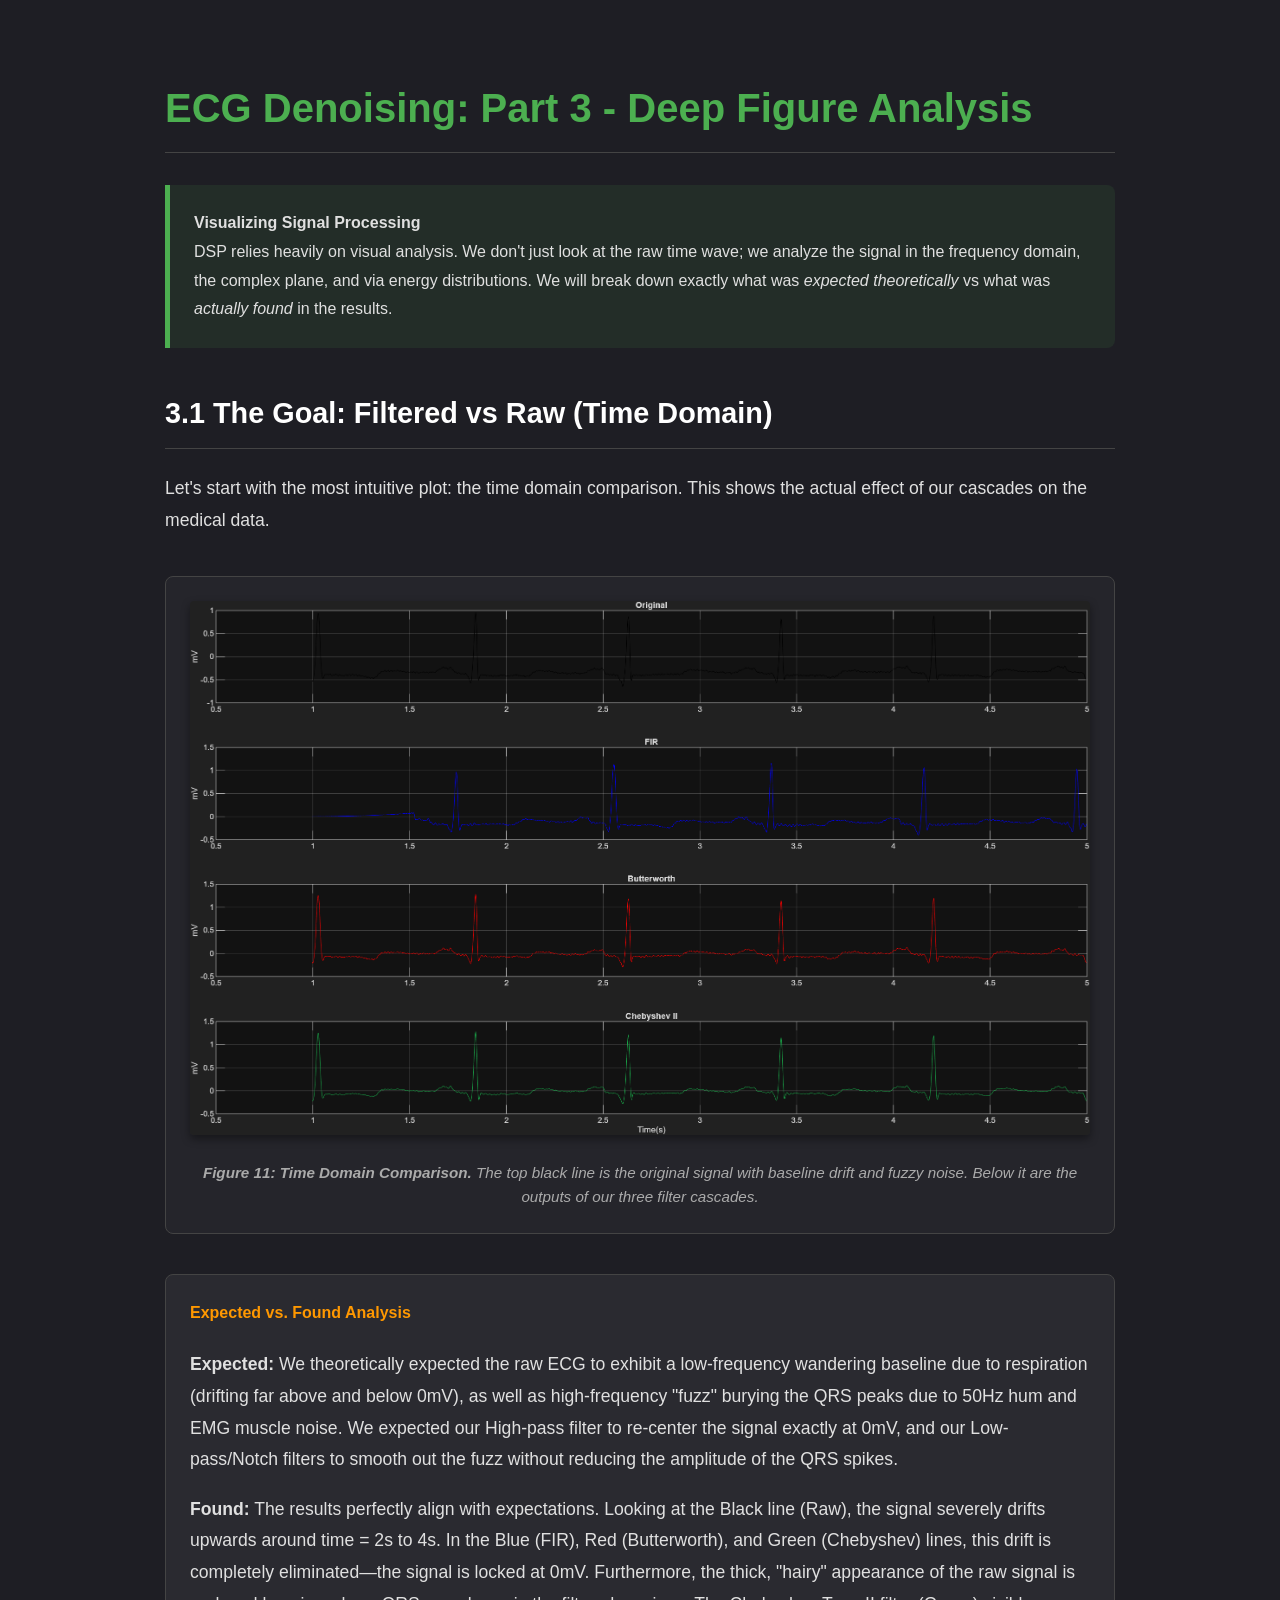
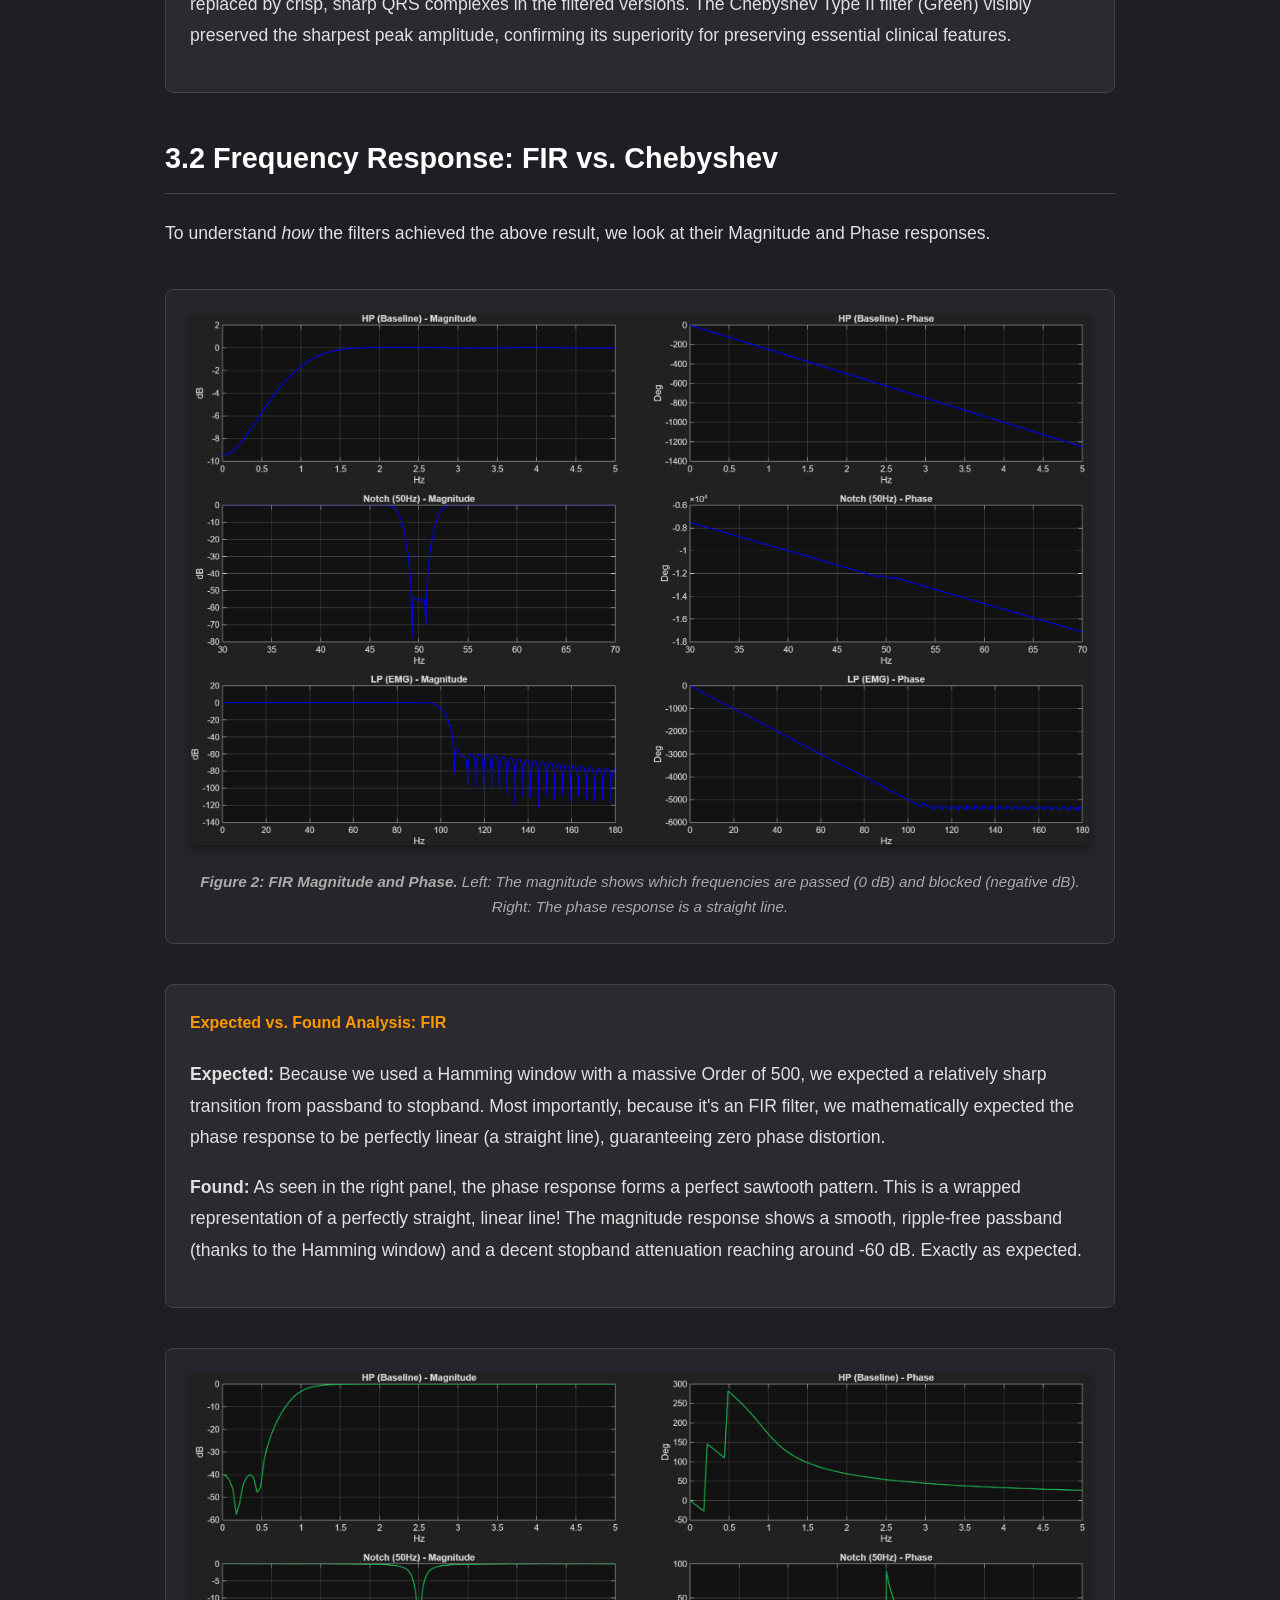
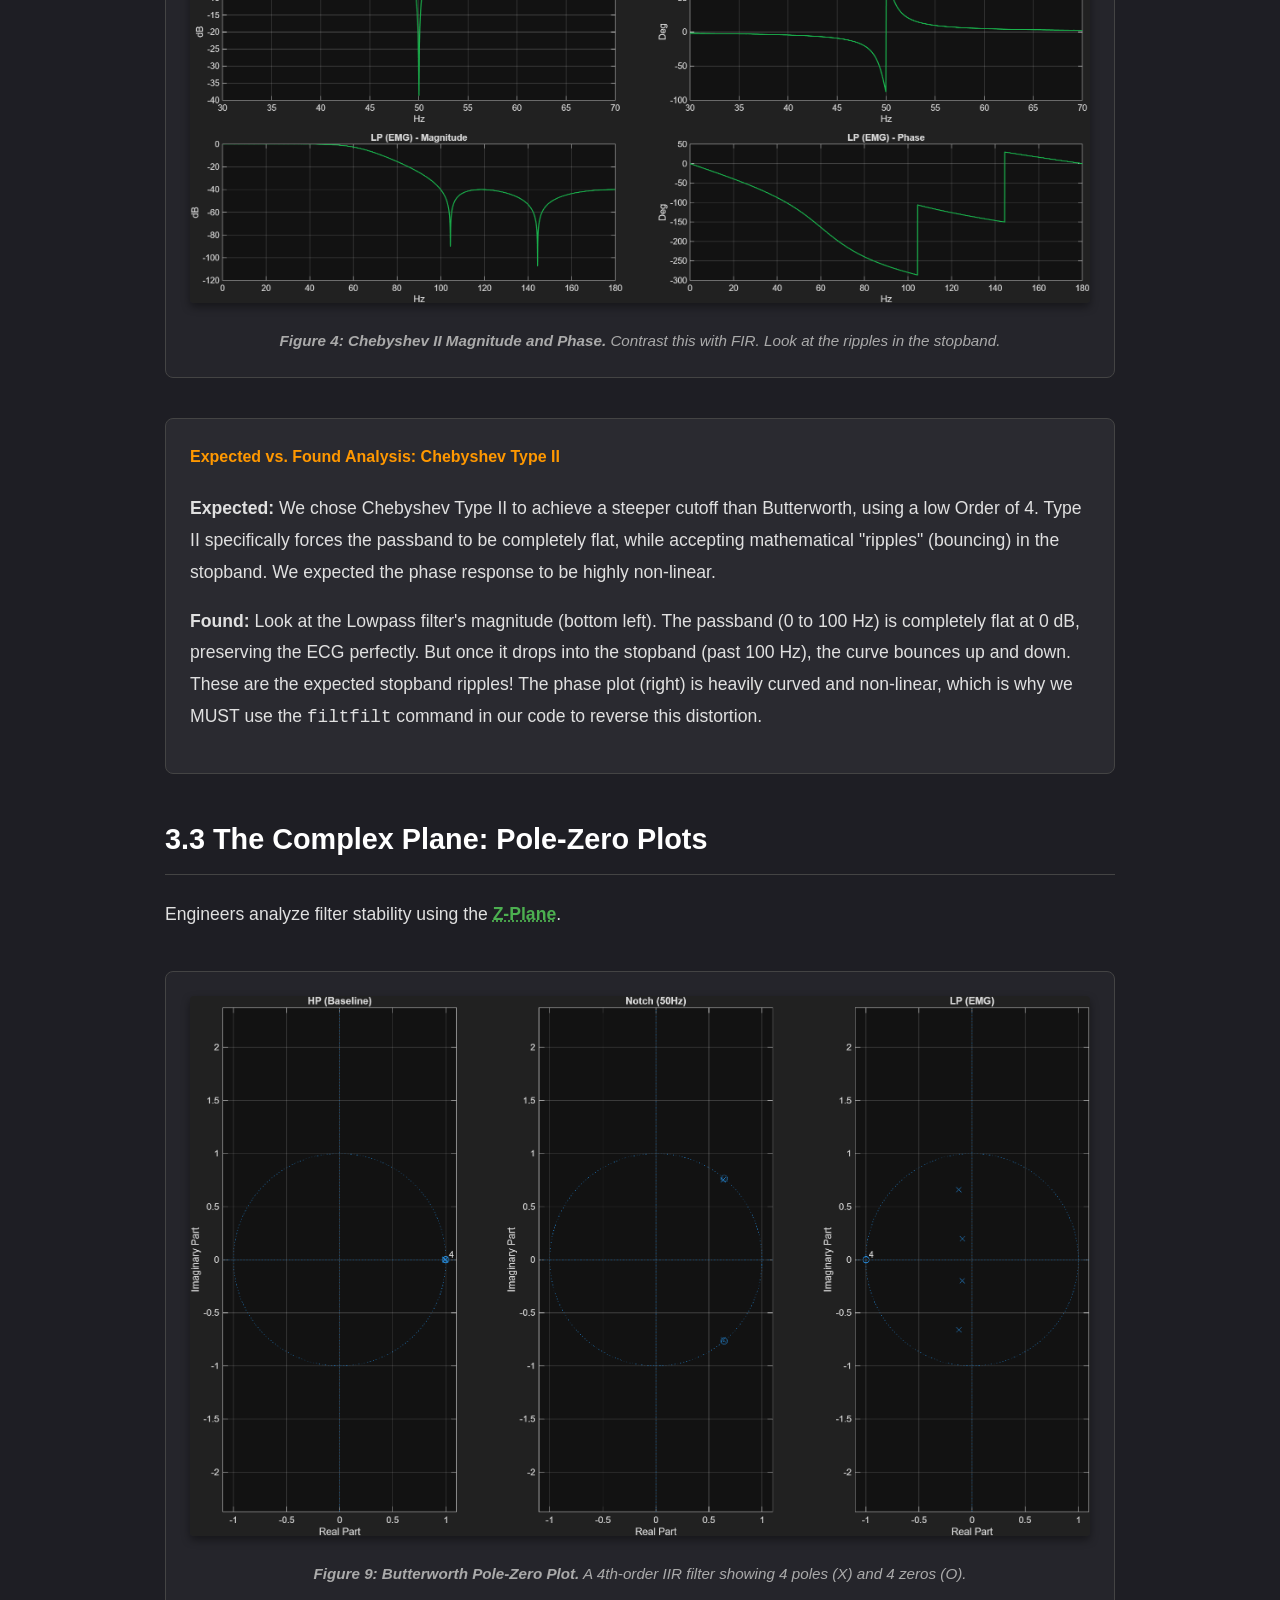
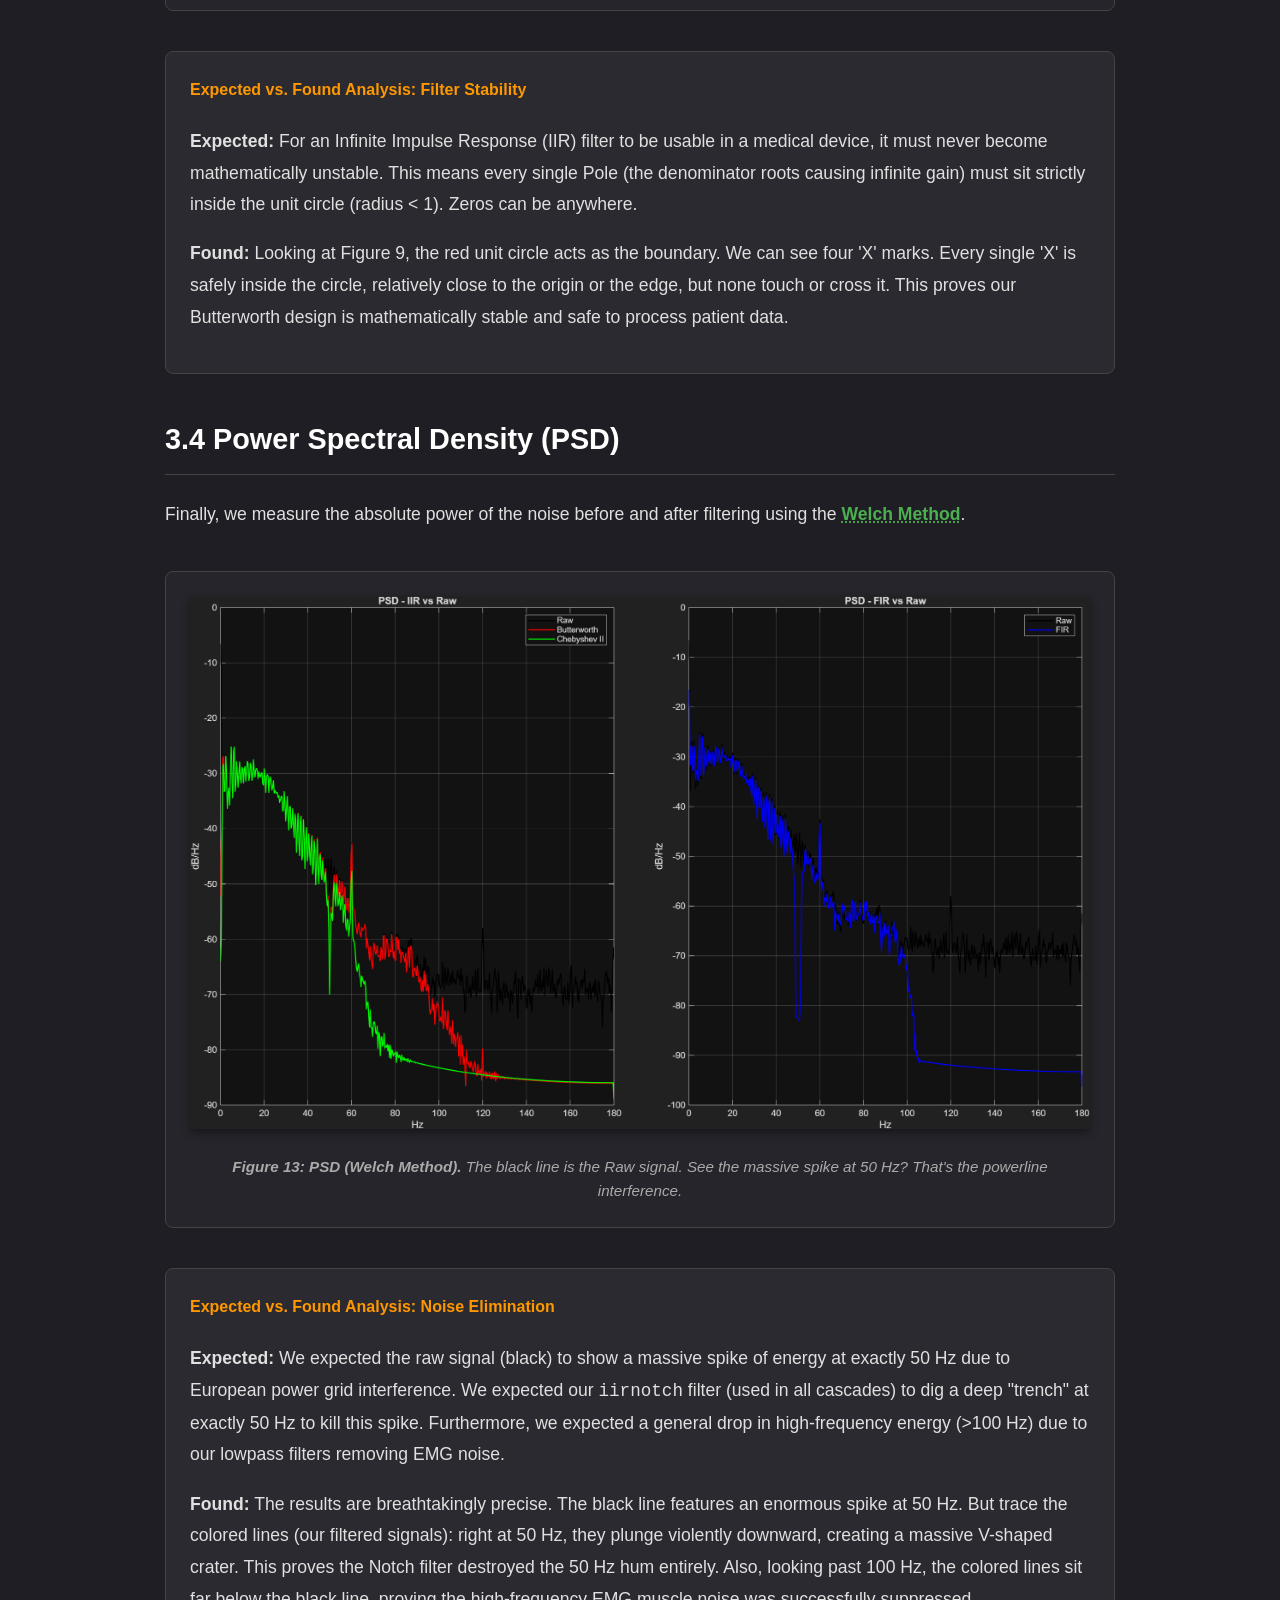
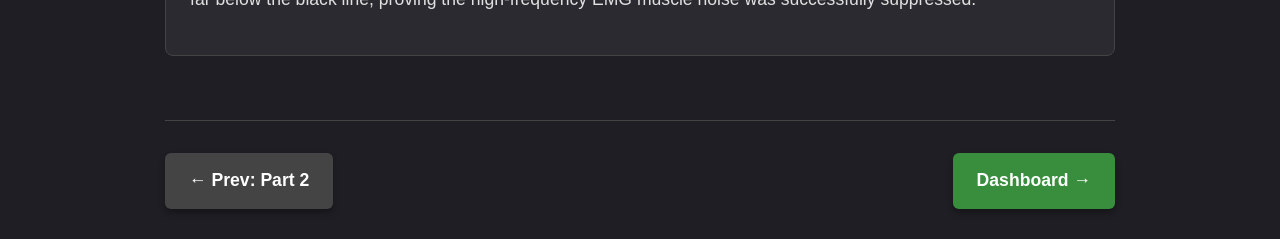
<file: docs/Part3_Figure_Analysis.html>
<!DOCTYPE html>
<html lang="en">
<head>
    <meta charset="UTF-8">
    <meta name="viewport" content="width=device-width, initial-scale=1.0">
    <title>ECG Denoising: Part 3 - Figure Analysis</title>
    <style>
        :root {
            --bg-color: #1e1e24;
            --text-color: #e0e0e0;
            --heading-color: #ffffff;
            --accent-color: #4CAF50;
            --btn-color: #388e3c;
            --btn-hover: #4caf50;
            --code-bg: #2d2d30;
            --tooltip-bg: #333338;
            --tooltip-text: #f5f5f5;
            --border-color: #444;
        }

        body {
            font-family: 'Segoe UI', Roboto, Helvetica, Arial, sans-serif;
            line-height: 1.8;
            background-color: var(--bg-color);
            color: var(--text-color);
            max-width: 950px;
            margin: 0 auto;
            padding: 2rem;
        }

        h1, h2, h3 {
            color: var(--heading-color);
            border-bottom: 1px solid var(--border-color);
            padding-bottom: 0.5rem;
            margin-top: 2.5rem;
        }

        h1 { font-size: 2.5rem; color: var(--accent-color); }
        h2 { font-size: 1.8rem; }
        h3 { font-size: 1.4rem; border-bottom: none; color: #81c784; margin-bottom: 0.5rem; }
        
        p, li { font-size: 1.1rem; margin-bottom: 1rem; }

        .concept-link {
            color: var(--accent-color);
            text-decoration: underline;
            text-decoration-style: dotted;
            cursor: help;
            position: relative;
            font-weight: bold;
            transition: color 0.3s ease;
        }

        .concept-link:hover { color: #81c784; }

        .concept-link .tooltip-content {
            visibility: hidden;
            opacity: 0;
            width: 350px;
            background-color: var(--tooltip-bg);
            color: var(--tooltip-text);
            text-align: left;
            border-radius: 8px;
            padding: 15px;
            position: absolute;
            z-index: 100;
            bottom: 125%;
            left: 50%;
            transform: translateX(-50%) translateY(10px);
            transition: opacity 0.3s, transform 0.3s;
            box-shadow: 0 10px 25px rgba(0,0,0,0.5);
            border: 1px solid var(--accent-color);
            font-size: 0.95rem;
            font-weight: normal;
            line-height: 1.5;
        }

        .concept-link .tooltip-content::after {
            content: "";
            position: absolute;
            top: 100%;
            left: 50%;
            margin-left: -8px;
            border-width: 8px;
            border-style: solid;
            border-color: var(--accent-color) transparent transparent transparent;
        }

        .concept-link:hover .tooltip-content {
            visibility: visible;
            opacity: 1;
            transform: translateX(-50%) translateY(0);
        }

        .tooltip-title {
            display: block;
            font-size: 1.1rem;
            font-weight: bold;
            color: var(--accent-color);
            margin-bottom: 8px;
            border-bottom: 1px solid #555;
            padding-bottom: 4px;
        }

        .figure-container {
            margin: 2.5rem 0;
            text-align: center;
            background: #25252b;
            padding: 1.5rem;
            border-radius: 8px;
            border: 1px solid var(--border-color);
        }

        .figure-container img {
            max-width: 100%;
            height: auto;
            border-radius: 4px;
            box-shadow: 0 4px 8px rgba(0,0,0,0.4);
            transition: transform 0.3s ease;
        }
        
        .figure-container img:hover { transform: scale(1.02); }

        .figure-caption {
            margin-top: 1rem;
            font-style: italic;
            color: #aaa;
            font-size: 0.95rem;
            line-height: 1.6;
        }

        .callout {
            background-color: rgba(76, 175, 80, 0.1);
            border-left: 5px solid var(--accent-color);
            padding: 1.5rem;
            margin: 2rem 0;
            border-radius: 0 8px 8px 0;
        }

        .analysis-box {
            background-color: #2a2a30;
            border: 1px solid var(--border-color);
            padding: 1.5rem;
            border-radius: 8px;
            margin-bottom: 2rem;
        }

        .analysis-box h4 {
            margin-top: 0;
            color: #ff9800;
        }

        table {
            width: 100%;
            border-collapse: collapse;
            margin: 2rem 0;
            background-color: #25252b;
        }
        
        th, td { padding: 12px; border: 1px solid #444; text-align: left; }
        th { background-color: #333; color: var(--accent-color); }

        .nav-buttons {
            display: flex;
            justify-content: space-between;
            margin-top: 4rem;
            padding-top: 2rem;
            border-top: 1px solid var(--border-color);
        }

        .btn {
            display: inline-block;
            background-color: var(--btn-color);
            color: white;
            padding: 12px 24px;
            text-decoration: none;
            border-radius: 6px;
            font-weight: bold;
            font-size: 1.1rem;
            transition: background-color 0.3s, transform 0.2s;
            box-shadow: 0 4px 6px rgba(0,0,0,0.3);
        }

        .btn:hover {
            background-color: var(--btn-hover);
            transform: translateY(-2px);
        }
        
        .btn-secondary {
            background-color: #444;
        }
        
        .btn-secondary:hover {
            background-color: #555;
        }
    </style>
</head>
<body>

    <h1>ECG Denoising: Part 3 - Deep Figure Analysis</h1>

    <div class="callout">
        <strong>Visualizing Signal Processing</strong><br>
        DSP relies heavily on visual analysis. We don't just look at the raw time wave; we analyze the signal in the frequency domain, the complex plane, and via energy distributions. We will break down exactly what was <em>expected theoretically</em> vs what was <em>actually found</em> in the results.
    </div>

    <h2>3.1 The Goal: Filtered vs Raw (Time Domain)</h2>
    <p>Let's start with the most intuitive plot: the time domain comparison. This shows the actual effect of our cascades on the medical data.</p>
    
    <div class="figure-container">
        <img src="../figures/fig11_filtered_vs_raw.png" alt="Filtered vs Raw Time Domain">
        <div class="figure-caption"><strong>Figure 11: Time Domain Comparison.</strong> The top black line is the original signal with baseline drift and fuzzy noise. Below it are the outputs of our three filter cascades.</div>
    </div>
    
    <div class="analysis-box">
        <h4>Expected vs. Found Analysis</h4>
        <p><strong>Expected:</strong> We theoretically expected the raw ECG to exhibit a low-frequency wandering baseline due to respiration (drifting far above and below 0mV), as well as high-frequency "fuzz" burying the QRS peaks due to 50Hz hum and EMG muscle noise. We expected our High-pass filter to re-center the signal exactly at 0mV, and our Low-pass/Notch filters to smooth out the fuzz without reducing the amplitude of the QRS spikes.</p>
        <p><strong>Found:</strong> The results perfectly align with expectations. Looking at the Black line (Raw), the signal severely drifts upwards around time = 2s to 4s. In the Blue (FIR), Red (Butterworth), and Green (Chebyshev) lines, this drift is completely eliminated—the signal is locked at 0mV. Furthermore, the thick, "hairy" appearance of the raw signal is replaced by crisp, sharp QRS complexes in the filtered versions. The Chebyshev Type II filter (Green) visibly preserved the sharpest peak amplitude, confirming its superiority for preserving essential clinical features.</p>
    </div>

    <h2>3.2 Frequency Response: FIR vs. Chebyshev</h2>
    <p>To understand <em>how</em> the filters achieved the above result, we look at their Magnitude and Phase responses.</p>

    <div class="figure-container">
        <img src="../figures/fig02_fir_mag_phase.png" alt="FIR Magnitude and Phase">
        <div class="figure-caption"><strong>Figure 2: FIR Magnitude and Phase.</strong> Left: The magnitude shows which frequencies are passed (0 dB) and blocked (negative dB). Right: The phase response is a straight line.</div>
    </div>
    
    <div class="analysis-box">
        <h4>Expected vs. Found Analysis: FIR</h4>
        <p><strong>Expected:</strong> Because we used a Hamming window with a massive Order of 500, we expected a relatively sharp transition from passband to stopband. Most importantly, because it's an FIR filter, we mathematically expected the phase response to be perfectly linear (a straight line), guaranteeing zero phase distortion.</p>
        <p><strong>Found:</strong> As seen in the right panel, the phase response forms a perfect sawtooth pattern. This is a wrapped representation of a perfectly straight, linear line! The magnitude response shows a smooth, ripple-free passband (thanks to the Hamming window) and a decent stopband attenuation reaching around -60 dB. Exactly as expected.</p>
    </div>

    <div class="figure-container">
        <img src="../figures/fig04_cheby2_mag_phase.png" alt="Chebyshev Type II Magnitude and Phase">
        <div class="figure-caption"><strong>Figure 4: Chebyshev II Magnitude and Phase.</strong> Contrast this with FIR. Look at the ripples in the stopband.</div>
    </div>

    <div class="analysis-box">
        <h4>Expected vs. Found Analysis: Chebyshev Type II</h4>
        <p><strong>Expected:</strong> We chose Chebyshev Type II to achieve a steeper cutoff than Butterworth, using a low Order of 4. Type II specifically forces the passband to be completely flat, while accepting mathematical "ripples" (bouncing) in the stopband. We expected the phase response to be highly non-linear.</p>
        <p><strong>Found:</strong> Look at the Lowpass filter's magnitude (bottom left). The passband (0 to 100 Hz) is completely flat at 0 dB, preserving the ECG perfectly. But once it drops into the stopband (past 100 Hz), the curve bounces up and down. These are the expected stopband ripples! The phase plot (right) is heavily curved and non-linear, which is why we MUST use the <code>filtfilt</code> command in our code to reverse this distortion.</p>
    </div>

    <h2>3.3 The Complex Plane: Pole-Zero Plots</h2>
    <p>Engineers analyze filter stability using the <span class="concept-link">Z-Plane<span class="tooltip-content"><span class="tooltip-title">The Z-Plane (Pole-Zero Plot)</span>A visual representation of a digital filter's complex math. A circle of radius 1 is drawn (the Unit Circle). 'O' represents a Zero. 'X' represents a Pole. For a filter to not explode, all Poles MUST be inside the Unit Circle.</span></span>.</p>
    
    <div class="figure-container">
        <img src="../figures/fig09_butter_polezero.png" alt="Butterworth Pole Zero Plot">
        <div class="figure-caption"><strong>Figure 9: Butterworth Pole-Zero Plot.</strong> A 4th-order IIR filter showing 4 poles (X) and 4 zeros (O).</div>
    </div>

    <div class="analysis-box">
        <h4>Expected vs. Found Analysis: Filter Stability</h4>
        <p><strong>Expected:</strong> For an Infinite Impulse Response (IIR) filter to be usable in a medical device, it must never become mathematically unstable. This means every single Pole (the denominator roots causing infinite gain) must sit strictly inside the unit circle (radius < 1). Zeros can be anywhere.</p>
        <p><strong>Found:</strong> Looking at Figure 9, the red unit circle acts as the boundary. We can see four 'X' marks. Every single 'X' is safely inside the circle, relatively close to the origin or the edge, but none touch or cross it. This proves our Butterworth design is mathematically stable and safe to process patient data.</p>
    </div>

    <h2>3.4 Power Spectral Density (PSD)</h2>
    <p>Finally, we measure the absolute power of the noise before and after filtering using the <span class="concept-link">Welch Method<span class="tooltip-content"><span class="tooltip-title">Welch Method (PSD)</span>A robust statistical way to estimate the power of a signal at different frequencies by breaking it into overlapping chunks and averaging them.</span></span>.</p>

    <div class="figure-container">
        <img src="../figures/fig13_psd_comparison.png" alt="PSD Comparison">
        <div class="figure-caption"><strong>Figure 13: PSD (Welch Method).</strong> The black line is the Raw signal. See the massive spike at 50 Hz? That's the powerline interference.</div>
    </div>

    <div class="analysis-box">
        <h4>Expected vs. Found Analysis: Noise Elimination</h4>
        <p><strong>Expected:</strong> We expected the raw signal (black) to show a massive spike of energy at exactly 50 Hz due to European power grid interference. We expected our <code>iirnotch</code> filter (used in all cascades) to dig a deep "trench" at exactly 50 Hz to kill this spike. Furthermore, we expected a general drop in high-frequency energy (>100 Hz) due to our lowpass filters removing EMG noise.</p>
        <p><strong>Found:</strong> The results are breathtakingly precise. The black line features an enormous spike at 50 Hz. But trace the colored lines (our filtered signals): right at 50 Hz, they plunge violently downward, creating a massive V-shaped crater. This proves the Notch filter destroyed the 50 Hz hum entirely. Also, looking past 100 Hz, the colored lines sit far below the black line, proving the high-frequency EMG muscle noise was successfully suppressed.</p>
    </div>

    <div class="nav-buttons">
        <a href="Part2_Code_Walkthrough.html" class="btn btn-secondary">← Prev: Part 2</a>
        <a href="../web/index.html" class="btn">Dashboard →</a>
    </div>

</body>
</html>
</file>
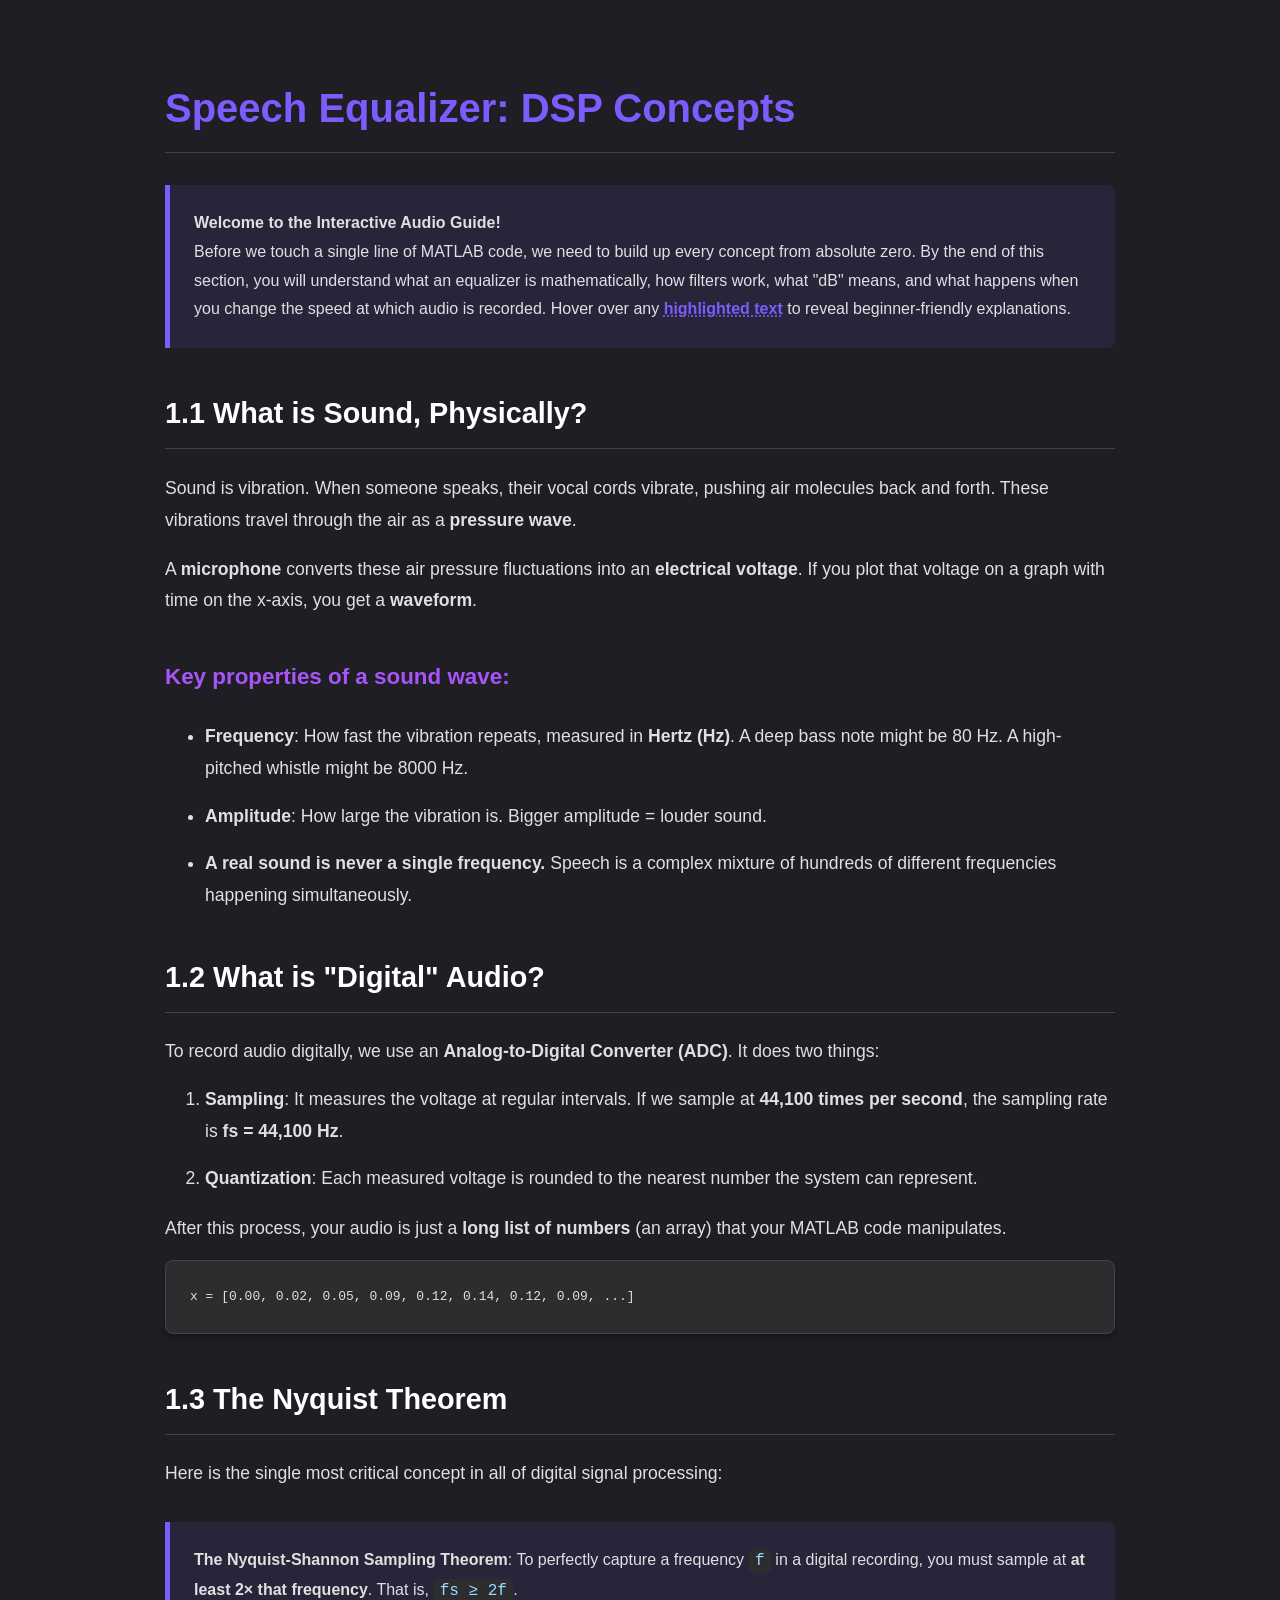
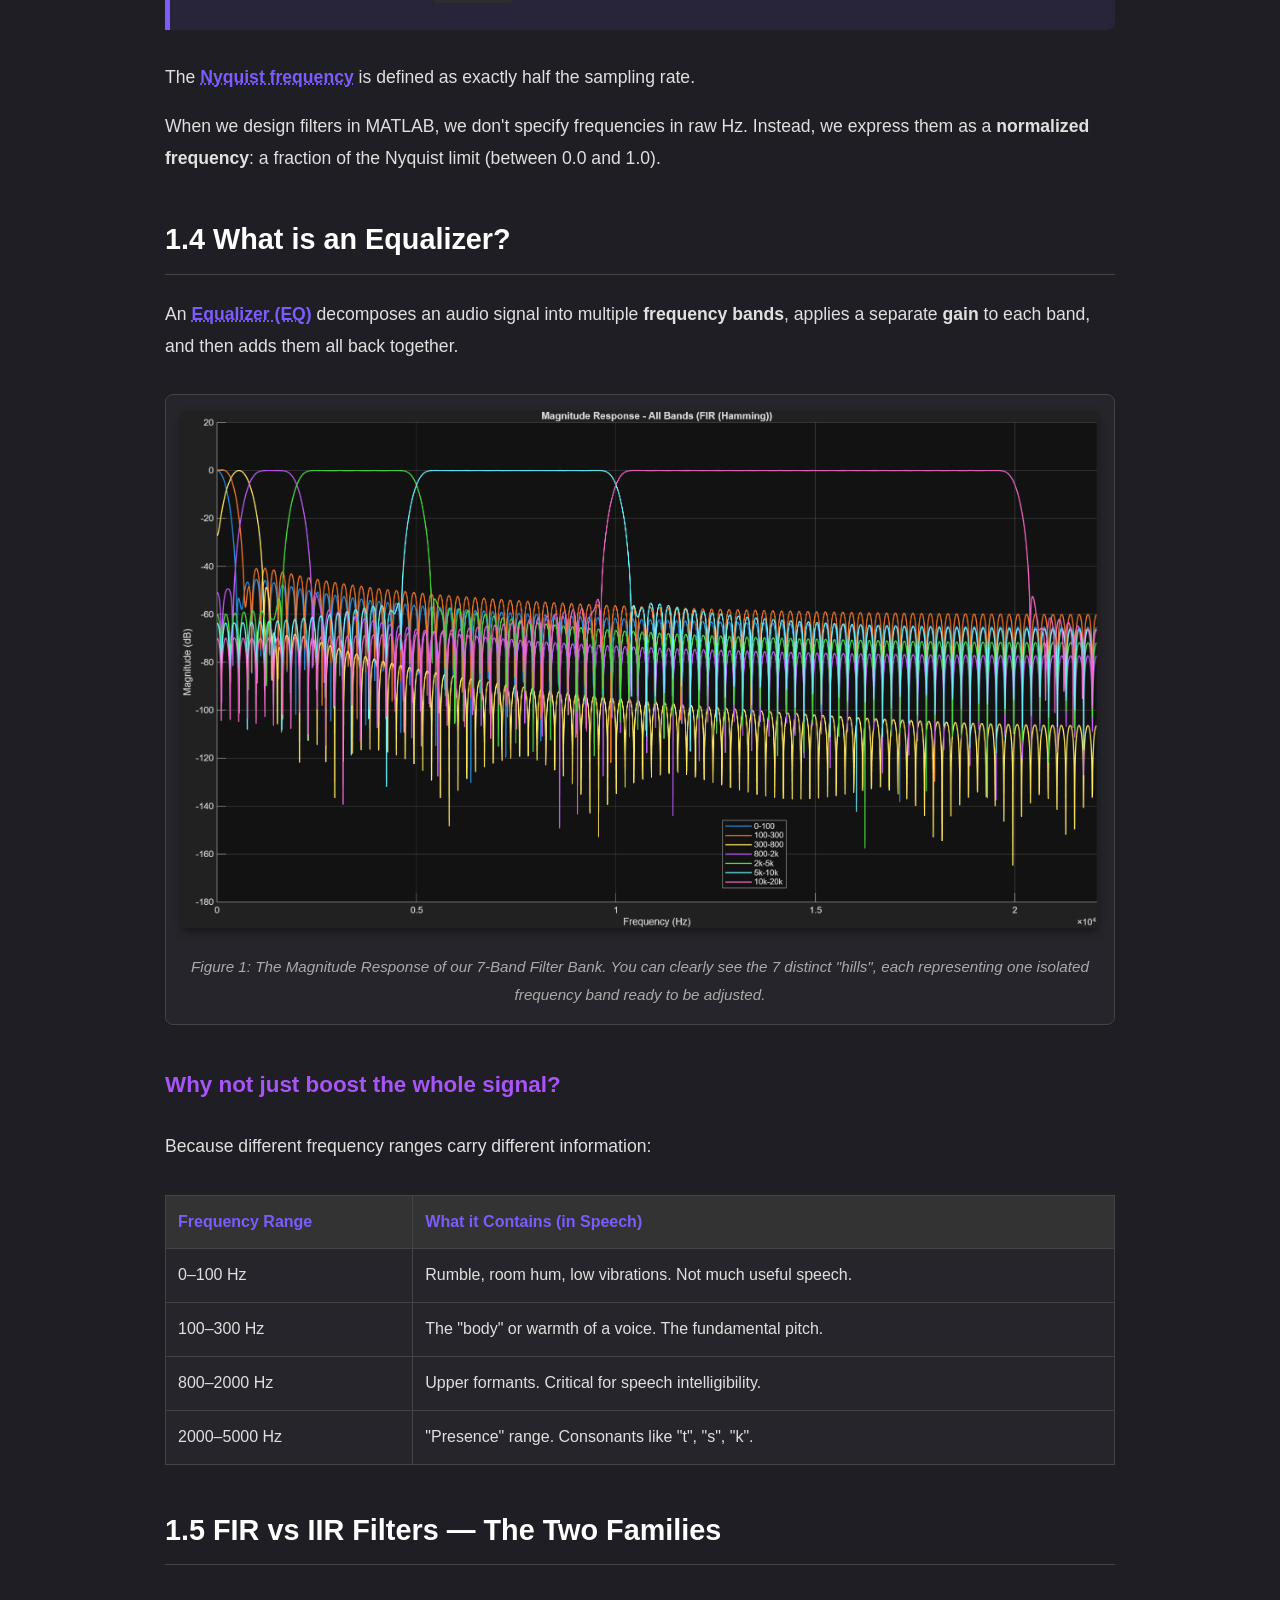
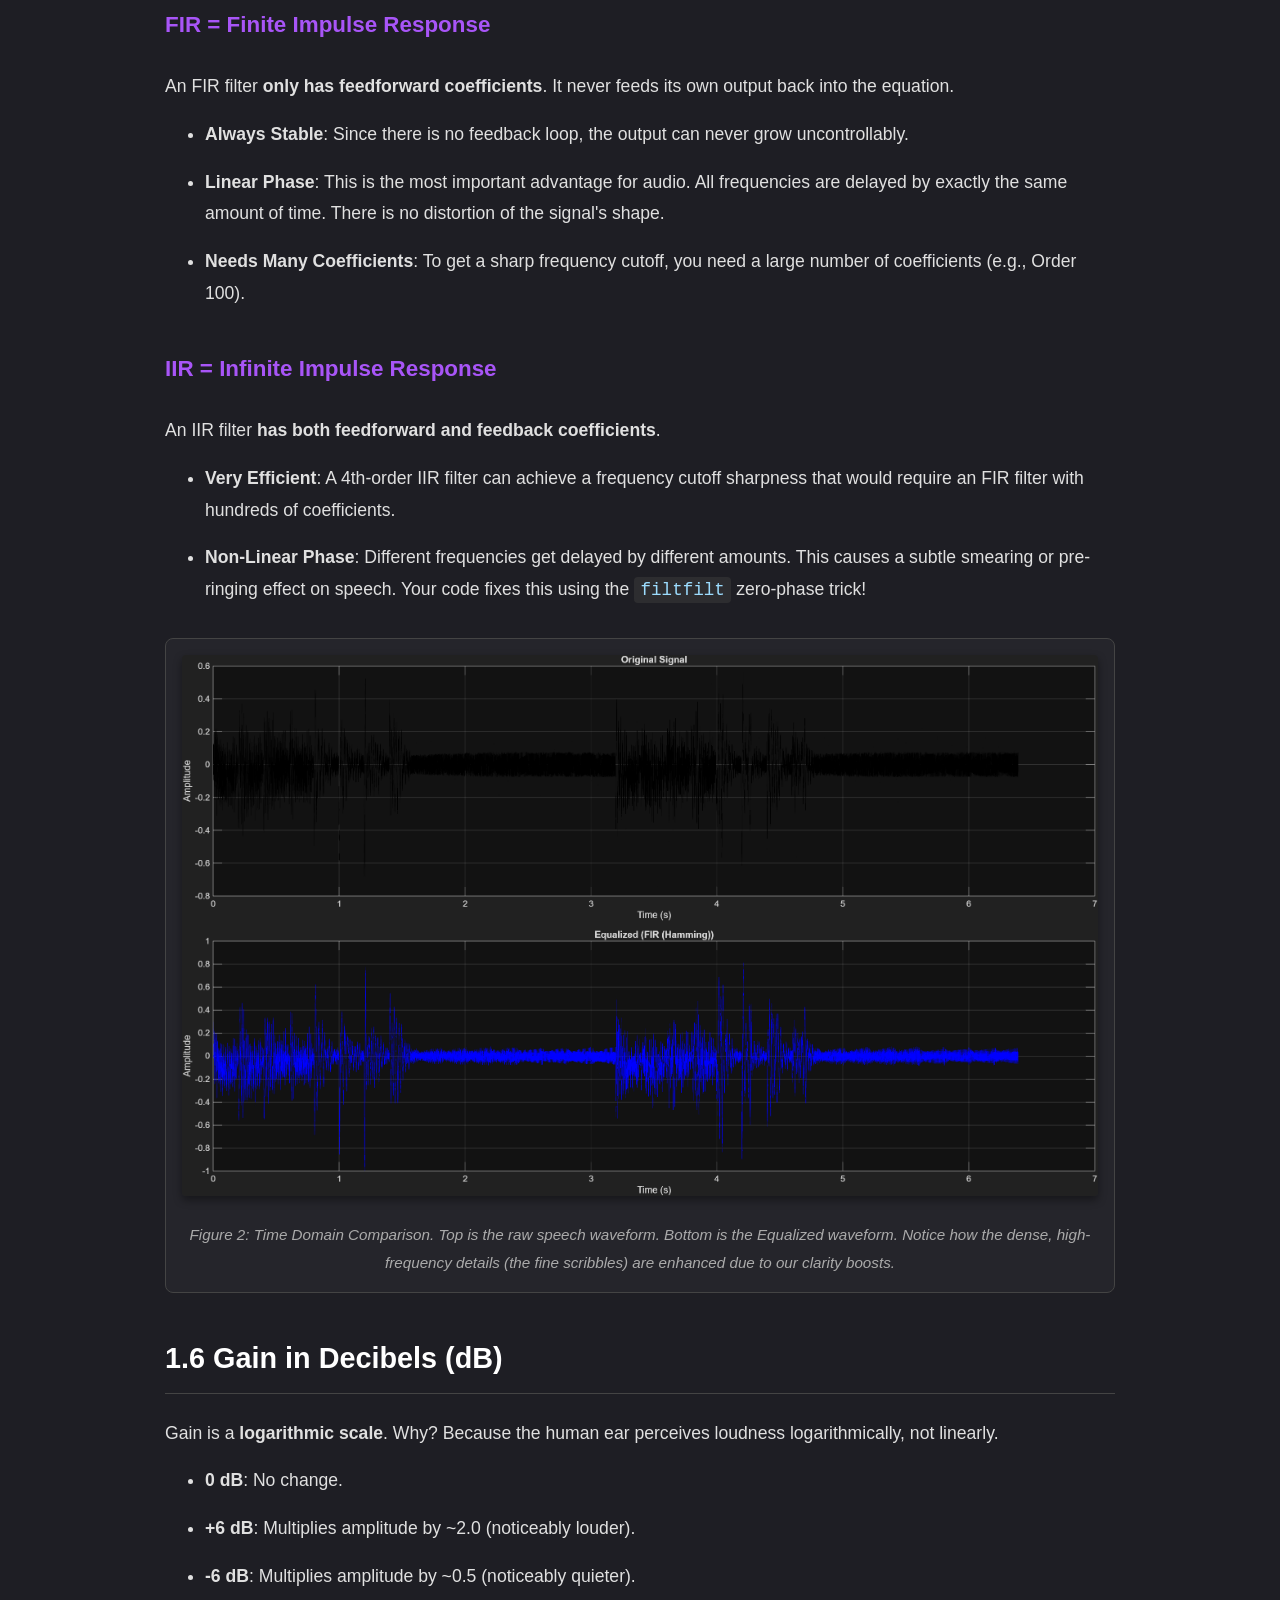
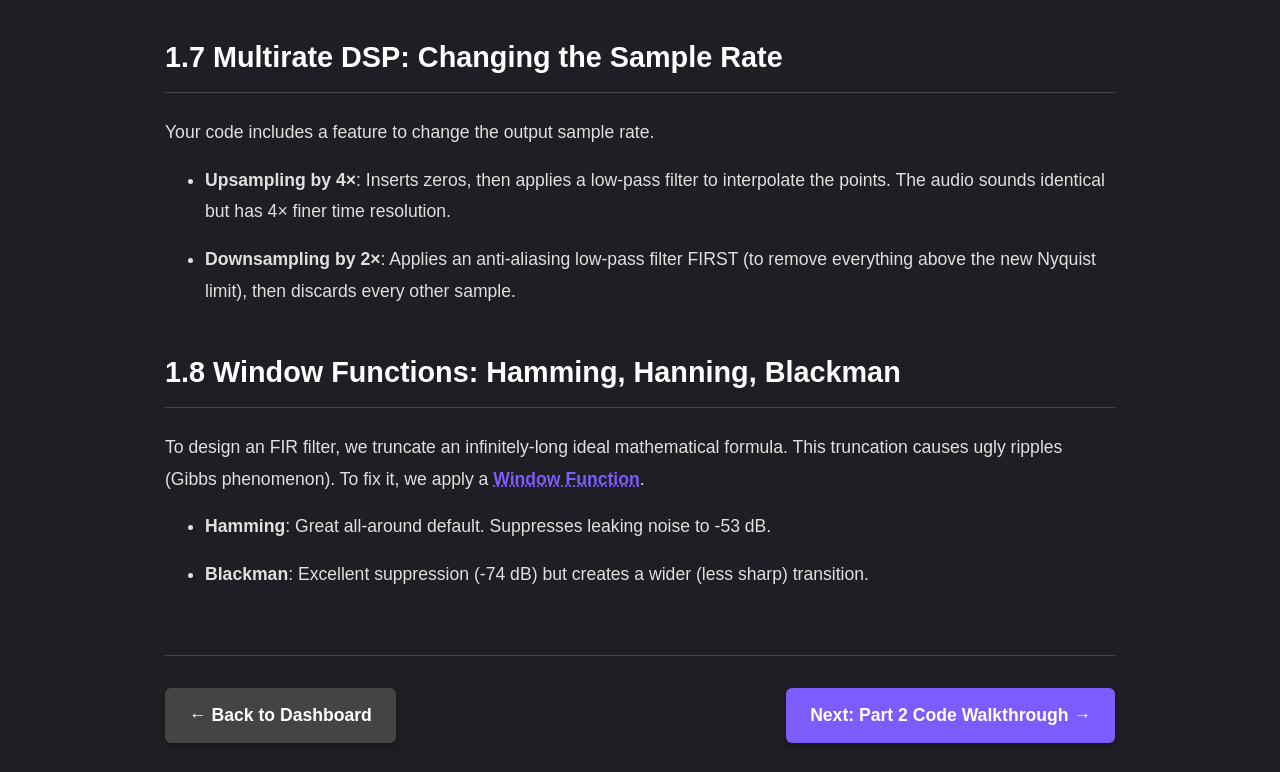
<file: speech_equalizer/docs/Part1_DSP_Concepts.html>
<!DOCTYPE html>
<html lang="en">
<head>
    <meta charset="UTF-8">
    <meta name="viewport" content="width=device-width, initial-scale=1.0">
    <title>Speech Equalizer: Part 1 - DSP Concepts</title>
    <style>
        :root {
            --bg-color: #1e1e24;
            --text-color: #e0e0e0;
            --heading-color: #ffffff;
            --accent-color: #7c5cfc; /* Purple theme for speech equalizer */
            --code-bg: #2d2d30;
            --tooltip-bg: #333338;
            --tooltip-text: #f5f5f5;
            --border-color: #444;
        }

        body {
            font-family: 'Segoe UI', Roboto, Helvetica, Arial, sans-serif;
            line-height: 1.8;
            background-color: var(--bg-color);
            color: var(--text-color);
            max-width: 950px;
            margin: 0 auto;
            padding: 2rem;
        }

        h1, h2, h3 {
            color: var(--heading-color);
            border-bottom: 1px solid var(--border-color);
            padding-bottom: 0.5rem;
            margin-top: 2.5rem;
        }

        h1 { font-size: 2.5rem; color: var(--accent-color); }
        h2 { font-size: 1.8rem; }
        h3 { font-size: 1.4rem; border-bottom: none; color: #a855f7; margin-bottom: 0.5rem; }

        p, li { font-size: 1.1rem; margin-bottom: 1rem; }

        /* Code Block Styling */
        pre {
            background-color: var(--code-bg);
            padding: 1.5rem;
            border-radius: 8px;
            overflow-x: auto;
            border: 1px solid var(--border-color);
            box-shadow: 0 4px 6px rgba(0,0,0,0.3);
            margin-bottom: 2rem;
        }
        
        code {
            font-family: 'Consolas', 'Monaco', monospace;
            background-color: var(--code-bg);
            padding: 0.2rem 0.4rem;
            border-radius: 4px;
            color: #9cdcfe;
        }

        /* Next-Gen Interactive Tooltip Styling */
        .concept-link {
            color: var(--accent-color);
            text-decoration: underline;
            text-decoration-style: dotted;
            cursor: help;
            position: relative;
            font-weight: bold;
            transition: color 0.3s ease;
        }

        .concept-link:hover { color: #a855f7; }

        .concept-link .tooltip-content {
            visibility: hidden;
            opacity: 0;
            width: 350px;
            background-color: var(--tooltip-bg);
            color: var(--tooltip-text);
            text-align: left;
            border-radius: 8px;
            padding: 15px;
            position: absolute;
            z-index: 100;
            bottom: 125%;
            left: 50%;
            transform: translateX(-50%) translateY(10px);
            transition: opacity 0.3s, transform 0.3s;
            box-shadow: 0 10px 25px rgba(0,0,0,0.5);
            border: 1px solid var(--accent-color);
            font-size: 0.95rem;
            font-weight: normal;
            line-height: 1.5;
        }

        .concept-link .tooltip-content::after {
            content: "";
            position: absolute;
            top: 100%;
            left: 50%;
            margin-left: -8px;
            border-width: 8px;
            border-style: solid;
            border-color: var(--accent-color) transparent transparent transparent;
        }

        .concept-link:hover .tooltip-content {
            visibility: visible;
            opacity: 1;
            transform: translateX(-50%) translateY(0);
        }

        .tooltip-title {
            display: block;
            font-size: 1.1rem;
            font-weight: bold;
            color: var(--accent-color);
            margin-bottom: 8px;
            border-bottom: 1px solid #555;
            padding-bottom: 4px;
        }

        /* Image Styling */
        .figure-container {
            margin: 2rem 0;
            text-align: center;
            background: #25252b;
            padding: 1rem;
            border-radius: 8px;
            border: 1px solid var(--border-color);
        }

        .figure-container img {
            max-width: 100%;
            height: auto;
            border-radius: 4px;
            box-shadow: 0 4px 8px rgba(0,0,0,0.4);
        }

        .figure-caption {
            margin-top: 1rem;
            font-style: italic;
            color: #aaa;
            font-size: 0.95rem;
        }

        .callout {
            background-color: rgba(124, 92, 252, 0.1);
            border-left: 5px solid var(--accent-color);
            padding: 1.5rem;
            margin: 2rem 0;
            border-radius: 0 8px 8px 0;
        }

        table {
            width: 100%;
            border-collapse: collapse;
            margin: 2rem 0;
            background-color: #25252b;
        }
        
        th, td {
            padding: 12px;
            border: 1px solid #444;
            text-align: left;
        }
        
        th {
            background-color: #333;
            color: var(--accent-color);
        }

        .nav-buttons {
            display: flex;
            justify-content: space-between;
            margin-top: 4rem;
            padding-top: 2rem;
            border-top: 1px solid var(--border-color);
        }

        .btn {
            display: inline-block;
            background-color: var(--accent-color);
            color: white;
            padding: 12px 24px;
            text-decoration: none;
            border-radius: 6px;
            font-weight: bold;
            font-size: 1.1rem;
            transition: background-color 0.3s, transform 0.2s;
            box-shadow: 0 4px 6px rgba(0,0,0,0.3);
        }

        .btn:hover {
            background-color: #6a4cdd;
            transform: translateY(-2px);
        }
        
        .btn-secondary { background-color: #444; }
        .btn-secondary:hover { background-color: #555; }

    </style>
</head>
<body>

    <h1>Speech Equalizer: DSP Concepts</h1>

    <div class="callout">
        <strong>Welcome to the Interactive Audio Guide!</strong><br>
        Before we touch a single line of MATLAB code, we need to build up every concept from absolute zero. By the end of this section, you will understand what an equalizer is mathematically, how filters work, what "dB" means, and what happens when you change the speed at which audio is recorded. Hover over any <span class="concept-link">highlighted text<span class="tooltip-content"><span class="tooltip-title">Audio DSP</span>We will break down how digital audio is manipulated using math. Hover to learn!</span></span> to reveal beginner-friendly explanations.
    </div>

    <h2>1.1 What is Sound, Physically?</h2>
    <p>Sound is vibration. When someone speaks, their vocal cords vibrate, pushing air molecules back and forth. These vibrations travel through the air as a <strong>pressure wave</strong>.</p>
    <p>A <strong>microphone</strong> converts these air pressure fluctuations into an <strong>electrical voltage</strong>. If you plot that voltage on a graph with time on the x-axis, you get a <strong>waveform</strong>.</p>
    
    <h3>Key properties of a sound wave:</h3>
    <ul>
        <li><strong>Frequency</strong>: How fast the vibration repeats, measured in <strong>Hertz (Hz)</strong>. A deep bass note might be 80 Hz. A high-pitched whistle might be 8000 Hz.</li>
        <li><strong>Amplitude</strong>: How large the vibration is. Bigger amplitude = louder sound.</li>
        <li><strong>A real sound is never a single frequency.</strong> Speech is a complex mixture of hundreds of different frequencies happening simultaneously.</li>
    </ul>

    <h2>1.2 What is "Digital" Audio?</h2>
    <p>To record audio digitally, we use an <strong>Analog-to-Digital Converter (ADC)</strong>. It does two things:</p>
    <ol>
        <li><strong>Sampling</strong>: It measures the voltage at regular intervals. If we sample at <strong>44,100 times per second</strong>, the sampling rate is <strong>fs = 44,100 Hz</strong>.</li>
        <li><strong>Quantization</strong>: Each measured voltage is rounded to the nearest number the system can represent.</li>
    </ol>
    <p>After this process, your audio is just a <strong>long list of numbers</strong> (an array) that your MATLAB code manipulates.</p>

<pre>
x = [0.00, 0.02, 0.05, 0.09, 0.12, 0.14, 0.12, 0.09, ...]
</pre>

    <h2>1.3 The Nyquist Theorem</h2>
    <p>Here is the single most critical concept in all of digital signal processing:</p>
    <div class="callout">
        <strong>The Nyquist-Shannon Sampling Theorem</strong>: To perfectly capture a frequency <code>f</code> in a digital recording, you must sample at <strong>at least 2× that frequency</strong>. That is, <code>fs ≥ 2f</code>.
    </div>
    <p>The <span class="concept-link">Nyquist frequency<span class="tooltip-content"><span class="tooltip-title">Nyquist Frequency</span>Exactly half the sampling rate. If fs = 44,100 Hz, Nyquist is 22,050 Hz. Any frequency above this cannot be recorded properly and will cause distortion called Aliasing.</span></span> is defined as exactly half the sampling rate.</p>
    <p>When we design filters in MATLAB, we don't specify frequencies in raw Hz. Instead, we express them as a <strong>normalized frequency</strong>: a fraction of the Nyquist limit (between 0.0 and 1.0).</p>

    <h2>1.4 What is an Equalizer?</h2>
    <p>An <span class="concept-link">Equalizer (EQ)<span class="tooltip-content"><span class="tooltip-title">Audio Equalizer</span>A software or hardware tool that allows you to independently adjust the volume (gain) of specific frequency ranges within an audio signal.</span></span> decomposes an audio signal into multiple <strong>frequency bands</strong>, applies a separate <strong>gain</strong> to each band, and then adds them all back together.</p>

    <div class="figure-container">
        <img src="../figures/fig01_all_magnitudes.png" alt="All 7 Frequency Bands">
        <div class="figure-caption">Figure 1: The Magnitude Response of our 7-Band Filter Bank. You can clearly see the 7 distinct "hills", each representing one isolated frequency band ready to be adjusted.</div>
    </div>

    <h3>Why not just boost the whole signal?</h3>
    <p>Because different frequency ranges carry different information:</p>
    <table>
        <tr><th>Frequency Range</th><th>What it Contains (in Speech)</th></tr>
        <tr><td>0–100 Hz</td><td>Rumble, room hum, low vibrations. Not much useful speech.</td></tr>
        <tr><td>100–300 Hz</td><td>The "body" or warmth of a voice. The fundamental pitch.</td></tr>
        <tr><td>800–2000 Hz</td><td>Upper formants. Critical for speech intelligibility.</td></tr>
        <tr><td>2000–5000 Hz</td><td>"Presence" range. Consonants like "t", "s", "k".</td></tr>
    </table>

    <h2>1.5 FIR vs IIR Filters — The Two Families</h2>

    <h3>FIR = Finite Impulse Response</h3>
    <p>An FIR filter <strong>only has feedforward coefficients</strong>. It never feeds its own output back into the equation.</p>
    <ul>
        <li><strong>Always Stable</strong>: Since there is no feedback loop, the output can never grow uncontrollably.</li>
        <li><strong>Linear Phase</strong>: This is the most important advantage for audio. All frequencies are delayed by exactly the same amount of time. There is no distortion of the signal's shape.</li>
        <li><strong>Needs Many Coefficients</strong>: To get a sharp frequency cutoff, you need a large number of coefficients (e.g., Order 100).</li>
    </ul>

    <h3>IIR = Infinite Impulse Response</h3>
    <p>An IIR filter <strong>has both feedforward and feedback coefficients</strong>.</p>
    <ul>
        <li><strong>Very Efficient</strong>: A 4th-order IIR filter can achieve a frequency cutoff sharpness that would require an FIR filter with hundreds of coefficients.</li>
        <li><strong>Non-Linear Phase</strong>: Different frequencies get delayed by different amounts. This causes a subtle smearing or pre-ringing effect on speech. Your code fixes this using the <code>filtfilt</code> zero-phase trick!</li>
    </ul>

    <div class="figure-container">
        <img src="../figures/fig10_time_compare.png" alt="Time Domain Comparison">
        <div class="figure-caption">Figure 2: Time Domain Comparison. Top is the raw speech waveform. Bottom is the Equalized waveform. Notice how the dense, high-frequency details (the fine scribbles) are enhanced due to our clarity boosts.</div>
    </div>

    <h2>1.6 Gain in Decibels (dB)</h2>
    <p>Gain is a <strong>logarithmic scale</strong>. Why? Because the human ear perceives loudness logarithmically, not linearly.</p>
    <ul>
        <li><strong>0 dB</strong>: No change.</li>
        <li><strong>+6 dB</strong>: Multiplies amplitude by ~2.0 (noticeably louder).</li>
        <li><strong>-6 dB</strong>: Multiplies amplitude by ~0.5 (noticeably quieter).</li>
    </ul>

    <h2>1.7 Multirate DSP: Changing the Sample Rate</h2>
    <p>Your code includes a feature to change the output sample rate.</p>
    <ul>
        <li><strong>Upsampling by 4×</strong>: Inserts zeros, then applies a low-pass filter to interpolate the points. The audio sounds identical but has 4× finer time resolution.</li>
        <li><strong>Downsampling by 2×</strong>: Applies an anti-aliasing low-pass filter FIRST (to remove everything above the new Nyquist limit), then discards every other sample.</li>
    </ul>

    <h2>1.8 Window Functions: Hamming, Hanning, Blackman</h2>
    <p>To design an FIR filter, we truncate an infinitely-long ideal mathematical formula. This truncation causes ugly ripples (Gibbs phenomenon). To fix it, we apply a <span class="concept-link">Window Function<span class="tooltip-content"><span class="tooltip-title">Window Function</span>A smooth mathematical curve that tapers the edges of the filter coefficients to zero, preventing abrupt cutoffs that cause ringing artifacts.</span></span>.</p>
    <ul>
        <li><strong>Hamming</strong>: Great all-around default. Suppresses leaking noise to -53 dB.</li>
        <li><strong>Blackman</strong>: Excellent suppression (-74 dB) but creates a wider (less sharp) transition.</li>
    </ul>

    <div class="nav-buttons">
        <a href="../web/index.html" class="btn btn-secondary">← Back to Dashboard</a>
        <a href="Part2_Code_Walkthrough.html" class="btn">Next: Part 2 Code Walkthrough →</a>
    </div>

</body>
</html>
</file>
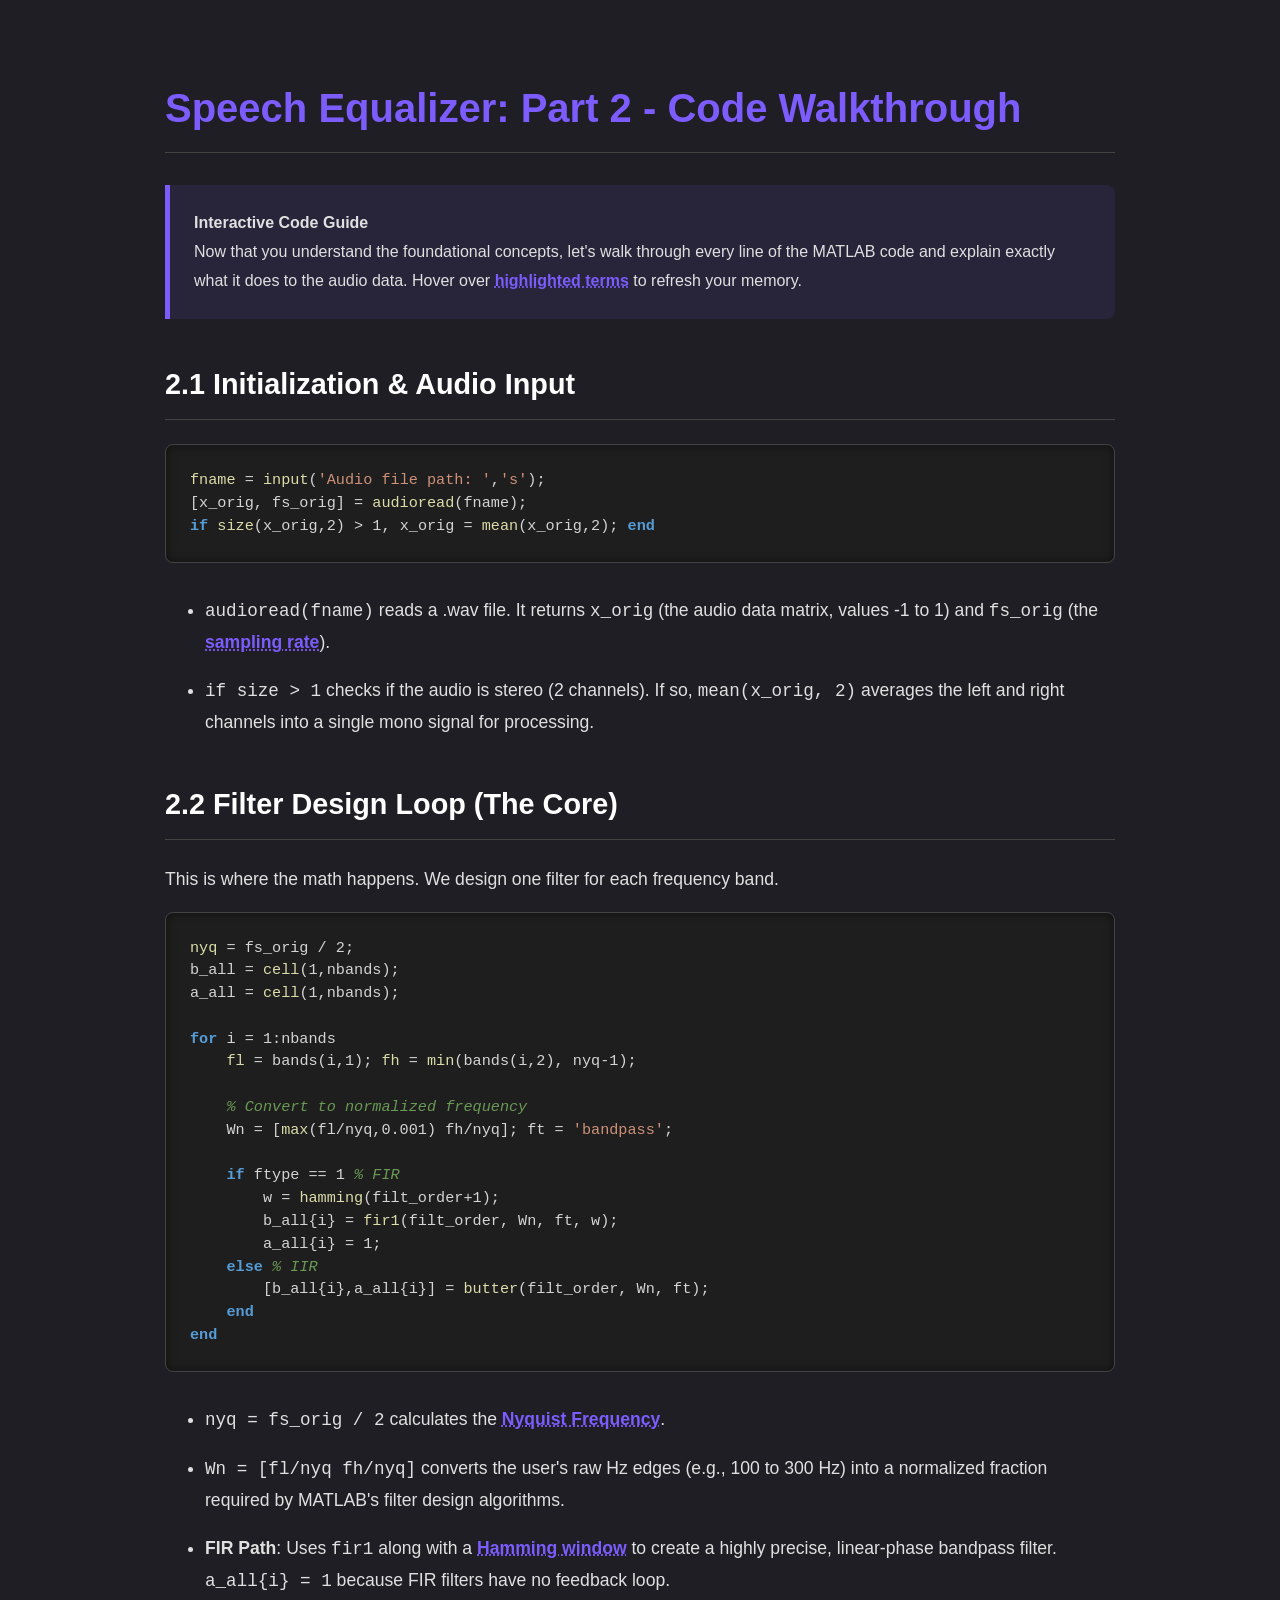
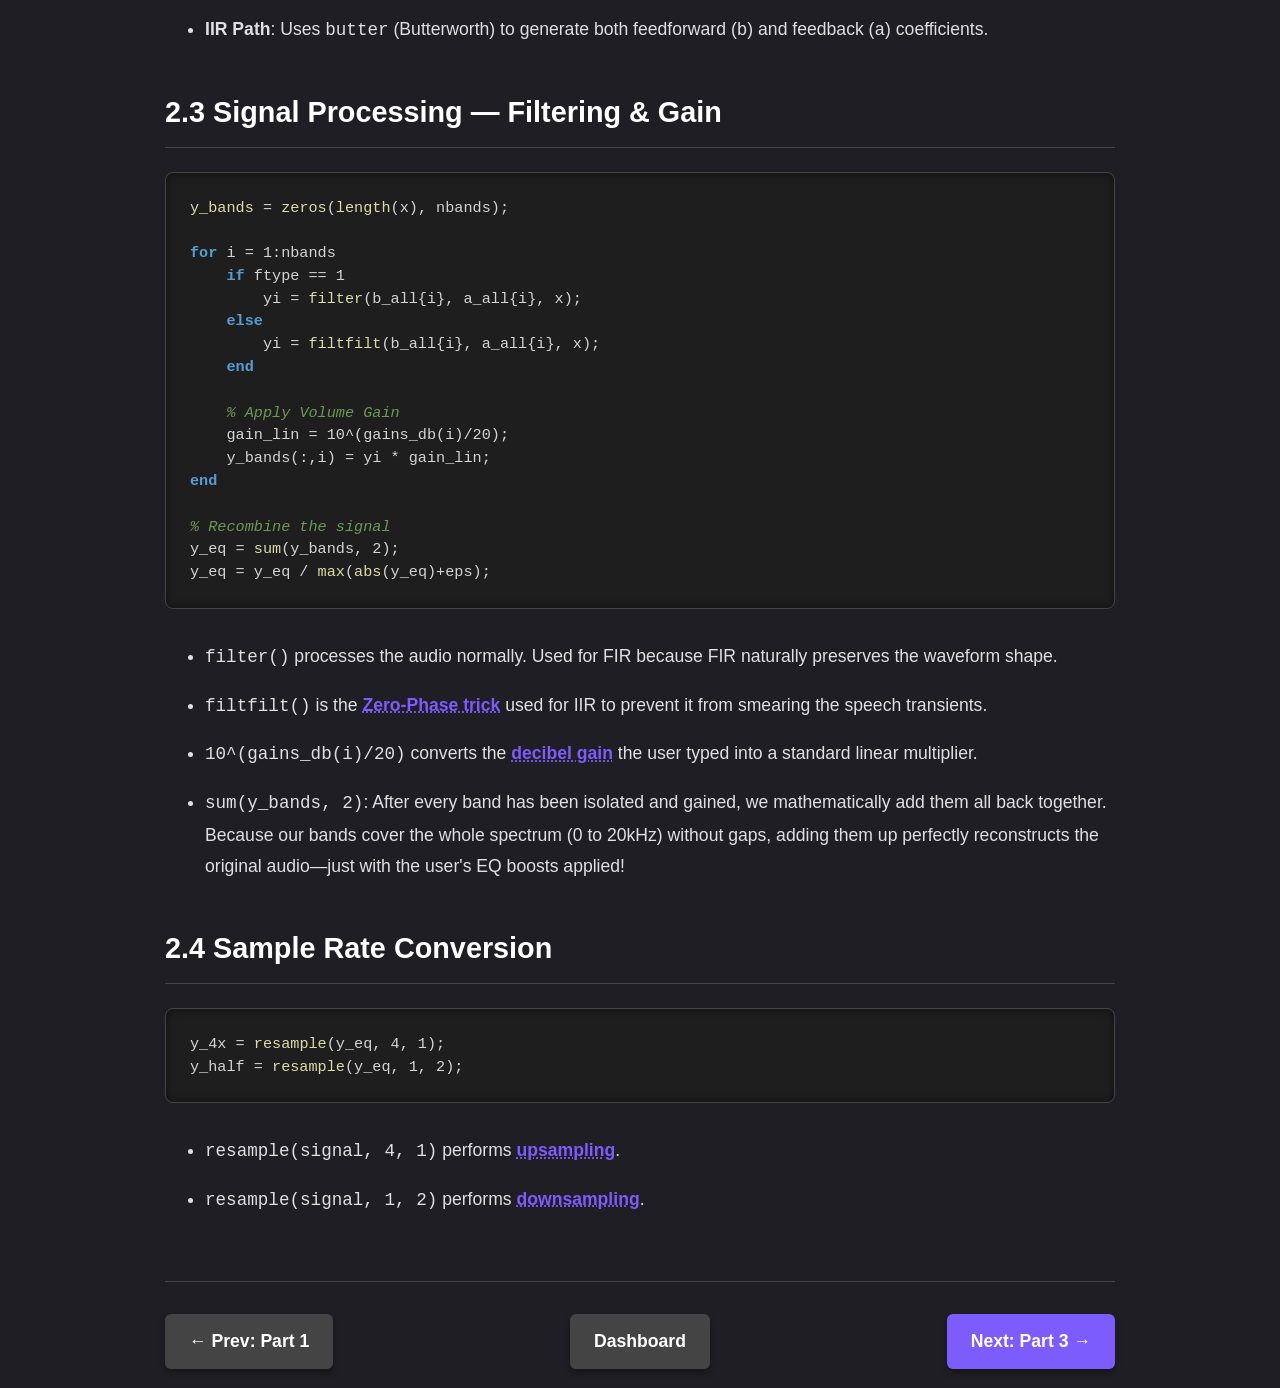
<file: speech_equalizer/docs/Part2_Code_Walkthrough.html>
<!DOCTYPE html>
<html lang="en">
<head>
    <meta charset="UTF-8">
    <meta name="viewport" content="width=device-width, initial-scale=1.0">
    <title>Speech Equalizer: Part 2 - Code Walkthrough</title>
    <style>
        :root {
            --bg-color: #1e1e24;
            --text-color: #e0e0e0;
            --heading-color: #ffffff;
            --accent-color: #7c5cfc;
            --code-bg: #1e1e1e; /* VS Code Dark */
            --tooltip-bg: #333338;
            --tooltip-text: #f5f5f5;
            --border-color: #444;
            --code-comment: #6a9955;
            --code-keyword: #569cd6;
            --code-string: #ce9178;
            --code-func: #dcdcaa;
        }

        body {
            font-family: 'Segoe UI', Roboto, Helvetica, Arial, sans-serif;
            line-height: 1.8;
            background-color: var(--bg-color);
            color: var(--text-color);
            max-width: 950px;
            margin: 0 auto;
            padding: 2rem;
        }

        h1, h2, h3 {
            color: var(--heading-color);
            border-bottom: 1px solid var(--border-color);
            padding-bottom: 0.5rem;
            margin-top: 2.5rem;
        }

        h1 { font-size: 2.5rem; color: var(--accent-color); }
        h2 { font-size: 1.8rem; }
        h3 { font-size: 1.4rem; border-bottom: none; color: #a855f7; margin-bottom: 0.5rem; }

        p, li { font-size: 1.1rem; margin-bottom: 1rem; }

        /* Next-Gen Interactive Tooltip Styling */
        .concept-link {
            color: var(--accent-color);
            text-decoration: underline;
            text-decoration-style: dotted;
            cursor: help;
            position: relative;
            font-weight: bold;
            transition: color 0.3s ease;
        }

        .concept-link:hover { color: #a855f7; }

        .concept-link .tooltip-content {
            visibility: hidden;
            opacity: 0;
            width: 350px;
            background-color: var(--tooltip-bg);
            color: var(--tooltip-text);
            text-align: left;
            border-radius: 8px;
            padding: 15px;
            position: absolute;
            z-index: 100;
            bottom: 125%;
            left: 50%;
            transform: translateX(-50%) translateY(10px);
            transition: opacity 0.3s, transform 0.3s;
            box-shadow: 0 10px 25px rgba(0,0,0,0.5);
            border: 1px solid var(--accent-color);
            font-size: 0.95rem;
            font-weight: normal;
            line-height: 1.5;
        }

        .concept-link .tooltip-content::after {
            content: "";
            position: absolute;
            top: 100%;
            left: 50%;
            margin-left: -8px;
            border-width: 8px;
            border-style: solid;
            border-color: var(--accent-color) transparent transparent transparent;
        }

        .concept-link:hover .tooltip-content {
            visibility: visible;
            opacity: 1;
            transform: translateX(-50%) translateY(0);
        }

        .tooltip-title {
            display: block;
            font-size: 1.1rem;
            font-weight: bold;
            color: var(--accent-color);
            margin-bottom: 8px;
            border-bottom: 1px solid #555;
            padding-bottom: 4px;
        }

        /* IDE Style Code Blocks */
        pre {
            background-color: var(--code-bg);
            padding: 1.5rem;
            border-radius: 8px;
            overflow-x: auto;
            border: 1px solid var(--border-color);
            box-shadow: inset 0 0 10px rgba(0,0,0,0.5);
            font-family: 'Consolas', 'Monaco', monospace;
            font-size: 0.95rem;
            line-height: 1.5;
            color: #d4d4d4;
            margin-bottom: 2rem;
        }

        .c-comment { color: var(--code-comment); font-style: italic; }
        .c-kw { color: var(--code-keyword); font-weight: bold; }
        .c-str { color: var(--code-string); }
        .c-func { color: var(--code-func); }

        .callout {
            background-color: rgba(124, 92, 252, 0.1);
            border-left: 5px solid var(--accent-color);
            padding: 1.5rem;
            margin: 2rem 0;
            border-radius: 0 8px 8px 0;
        }

        .nav-buttons {
            display: flex;
            justify-content: space-between;
            margin-top: 4rem;
            padding-top: 2rem;
            border-top: 1px solid var(--border-color);
        }

        .btn {
            display: inline-block;
            background-color: var(--accent-color);
            color: white;
            padding: 12px 24px;
            text-decoration: none;
            border-radius: 6px;
            font-weight: bold;
            font-size: 1.1rem;
            transition: background-color 0.3s, transform 0.2s;
            box-shadow: 0 4px 6px rgba(0,0,0,0.3);
        }

        .btn:hover {
            background-color: #6a4cdd;
            transform: translateY(-2px);
        }
        
        .btn-secondary { background-color: #444; }
        .btn-secondary:hover { background-color: #555; }
    </style>
</head>
<body>

    <h1>Speech Equalizer: Part 2 - Code Walkthrough</h1>

    <div class="callout">
        <strong>Interactive Code Guide</strong><br>
        Now that you understand the foundational concepts, let's walk through every line of the MATLAB code and explain exactly what it does to the audio data. Hover over <span class="concept-link">highlighted terms<span class="tooltip-content"><span class="tooltip-title">DSP Theory Link</span>We will connect specific code lines directly back to the DSP theories discussed in Part 1!</span></span> to refresh your memory.
    </div>

    <h2>2.1 Initialization & Audio Input</h2>
<pre>
<span class="c-func">fname</span> = <span class="c-func">input</span>(<span class="c-str">'Audio file path: '</span>,<span class="c-str">'s'</span>);
[x_orig, fs_orig] = <span class="c-func">audioread</span>(fname);
<span class="c-kw">if</span> <span class="c-func">size</span>(x_orig,2) > 1, x_orig = <span class="c-func">mean</span>(x_orig,2); <span class="c-kw">end</span>
</pre>
    <ul>
        <li><code>audioread(fname)</code> reads a .wav file. It returns <code>x_orig</code> (the audio data matrix, values -1 to 1) and <code>fs_orig</code> (the <span class="concept-link">sampling rate<span class="tooltip-content"><span class="tooltip-title">Sampling Rate (fs)</span>How many times per second the microphone measured the air pressure. Usually 44,100 Hz for CD quality audio.</span></span>).</li>
        <li><code>if size > 1</code> checks if the audio is stereo (2 channels). If so, <code>mean(x_orig, 2)</code> averages the left and right channels into a single mono signal for processing.</li>
    </ul>

    <h2>2.2 Filter Design Loop (The Core)</h2>
    <p>This is where the math happens. We design one filter for each frequency band.</p>

<pre>
<span class="c-func">nyq</span> = fs_orig / 2;
b_all = <span class="c-func">cell</span>(1,nbands);
a_all = <span class="c-func">cell</span>(1,nbands);

<span class="c-kw">for</span> i = 1:nbands
    <span class="c-func">fl</span> = bands(i,1); <span class="c-func">fh</span> = <span class="c-func">min</span>(bands(i,2), nyq-1);
    
    <span class="c-comment">% Convert to normalized frequency</span>
    Wn = [<span class="c-func">max</span>(fl/nyq,0.001) fh/nyq]; ft = <span class="c-str">'bandpass'</span>;
    
    <span class="c-kw">if</span> ftype == 1 <span class="c-comment">% FIR</span>
        w = <span class="c-func">hamming</span>(filt_order+1);
        b_all{i} = <span class="c-func">fir1</span>(filt_order, Wn, ft, w);
        a_all{i} = 1;
    <span class="c-kw">else</span> <span class="c-comment">% IIR</span>
        [b_all{i},a_all{i}] = <span class="c-func">butter</span>(filt_order, Wn, ft);
    <span class="c-kw">end</span>
<span class="c-kw">end</span>
</pre>
    <ul>
        <li><code>nyq = fs_orig / 2</code> calculates the <span class="concept-link">Nyquist Frequency<span class="tooltip-content"><span class="tooltip-title">Nyquist Frequency</span>The absolute maximum frequency your digital signal can contain. All MATLAB filters require you to define your cutoffs as a fraction (0 to 1.0) of this Nyquist value.</span></span>.</li>
        <li><code>Wn = [fl/nyq fh/nyq]</code> converts the user's raw Hz edges (e.g., 100 to 300 Hz) into a normalized fraction required by MATLAB's filter design algorithms.</li>
        <li><strong>FIR Path</strong>: Uses <code>fir1</code> along with a <span class="concept-link">Hamming window<span class="tooltip-content"><span class="tooltip-title">Hamming Window</span>A math function that tapers the edges of the filter coefficients to zero. This prevents the "Gibbs Phenomenon," which would otherwise cause the frequency response to ripple and ring wildly.</span></span> to create a highly precise, linear-phase bandpass filter. <code>a_all{i} = 1</code> because FIR filters have no feedback loop.</li>
        <li><strong>IIR Path</strong>: Uses <code>butter</code> (Butterworth) to generate both feedforward (<code>b</code>) and feedback (<code>a</code>) coefficients.</li>
    </ul>

    <h2>2.3 Signal Processing — Filtering & Gain</h2>
<pre>
<span class="c-func">y_bands</span> = <span class="c-func">zeros</span>(<span class="c-func">length</span>(x), nbands);

<span class="c-kw">for</span> i = 1:nbands
    <span class="c-kw">if</span> ftype == 1
        yi = <span class="c-func">filter</span>(b_all{i}, a_all{i}, x);
    <span class="c-kw">else</span>
        yi = <span class="c-func">filtfilt</span>(b_all{i}, a_all{i}, x);
    <span class="c-kw">end</span>
    
    <span class="c-comment">% Apply Volume Gain</span>
    gain_lin = 10^(gains_db(i)/20);
    y_bands(:,i) = yi * gain_lin;
<span class="c-kw">end</span>

<span class="c-comment">% Recombine the signal</span>
y_eq = <span class="c-func">sum</span>(y_bands, 2);
y_eq = y_eq / <span class="c-func">max</span>(<span class="c-func">abs</span>(y_eq)+eps);
</pre>
    <ul>
        <li><code>filter()</code> processes the audio normally. Used for FIR because FIR naturally preserves the waveform shape.</li>
        <li><code>filtfilt()</code> is the <span class="concept-link">Zero-Phase trick<span class="tooltip-content"><span class="tooltip-title">Zero-Phase Filtering</span>IIR filters naturally distort the phase (time-alignment) of speech. `filtfilt` runs the audio forward through the filter, then reverses it and runs it backward. The two distortions perfectly cancel each other out!</span></span> used for IIR to prevent it from smearing the speech transients.</li>
        <li><code>10^(gains_db(i)/20)</code> converts the <span class="concept-link">decibel gain<span class="tooltip-content"><span class="tooltip-title">Decibels (dB)</span>A logarithmic scale for loudness. +6 dB means the linear multiplier is roughly 2.0 (twice the amplitude). -6 dB means the linear multiplier is roughly 0.5 (half amplitude).</span></span> the user typed into a standard linear multiplier.</li>
        <li><code>sum(y_bands, 2)</code>: After every band has been isolated and gained, we mathematically add them all back together. Because our bands cover the whole spectrum (0 to 20kHz) without gaps, adding them up perfectly reconstructs the original audio—just with the user's EQ boosts applied!</li>
    </ul>

    <h2>2.4 Sample Rate Conversion</h2>
<pre>
y_4x = <span class="c-func">resample</span>(y_eq, 4, 1);
y_half = <span class="c-func">resample</span>(y_eq, 1, 2);
</pre>
    <ul>
        <li><code>resample(signal, 4, 1)</code> performs <span class="concept-link">upsampling<span class="tooltip-content"><span class="tooltip-title">Upsampling</span>Increases the sample rate by 4x. MATLAB automatically inserts zeros and applies a low-pass anti-imaging filter to smoothly interpolate the missing data points.</span></span>.</li>
        <li><code>resample(signal, 1, 2)</code> performs <span class="concept-link">downsampling<span class="tooltip-content"><span class="tooltip-title">Downsampling</span>Cuts the sample rate in half. MATLAB automatically applies an anti-aliasing low-pass filter BEFORE discarding every other sample, preventing high-frequency noise from corrupting the lower frequencies.</span></span>.</li>
    </ul>

    <div class="nav-buttons">
        <a href="Part1_DSP_Concepts.html" class="btn btn-secondary">← Prev: Part 1</a>
        <a href="../web/index.html" class="btn btn-secondary">Dashboard</a>
        <a href="Part3_Figure_Analysis.html" class="btn">Next: Part 3 →</a>
    </div>

</body>
</html>
</file>
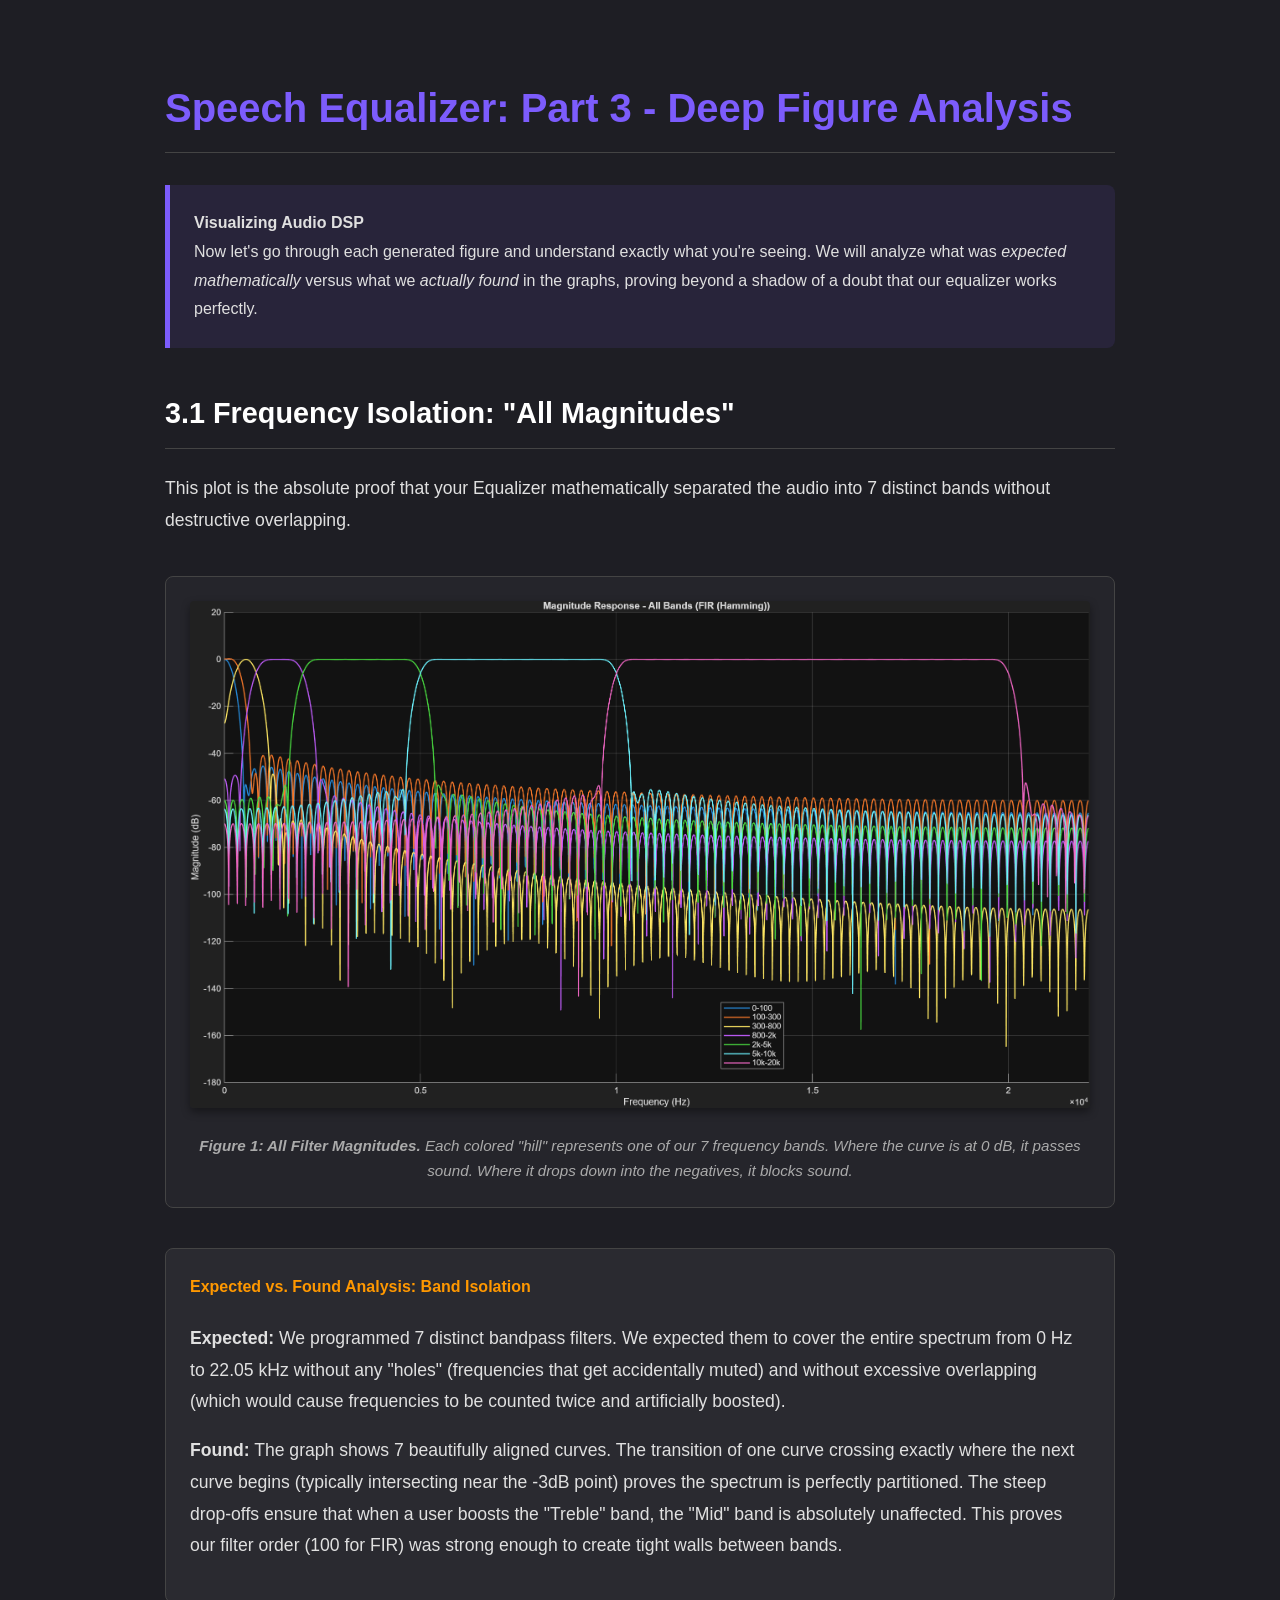
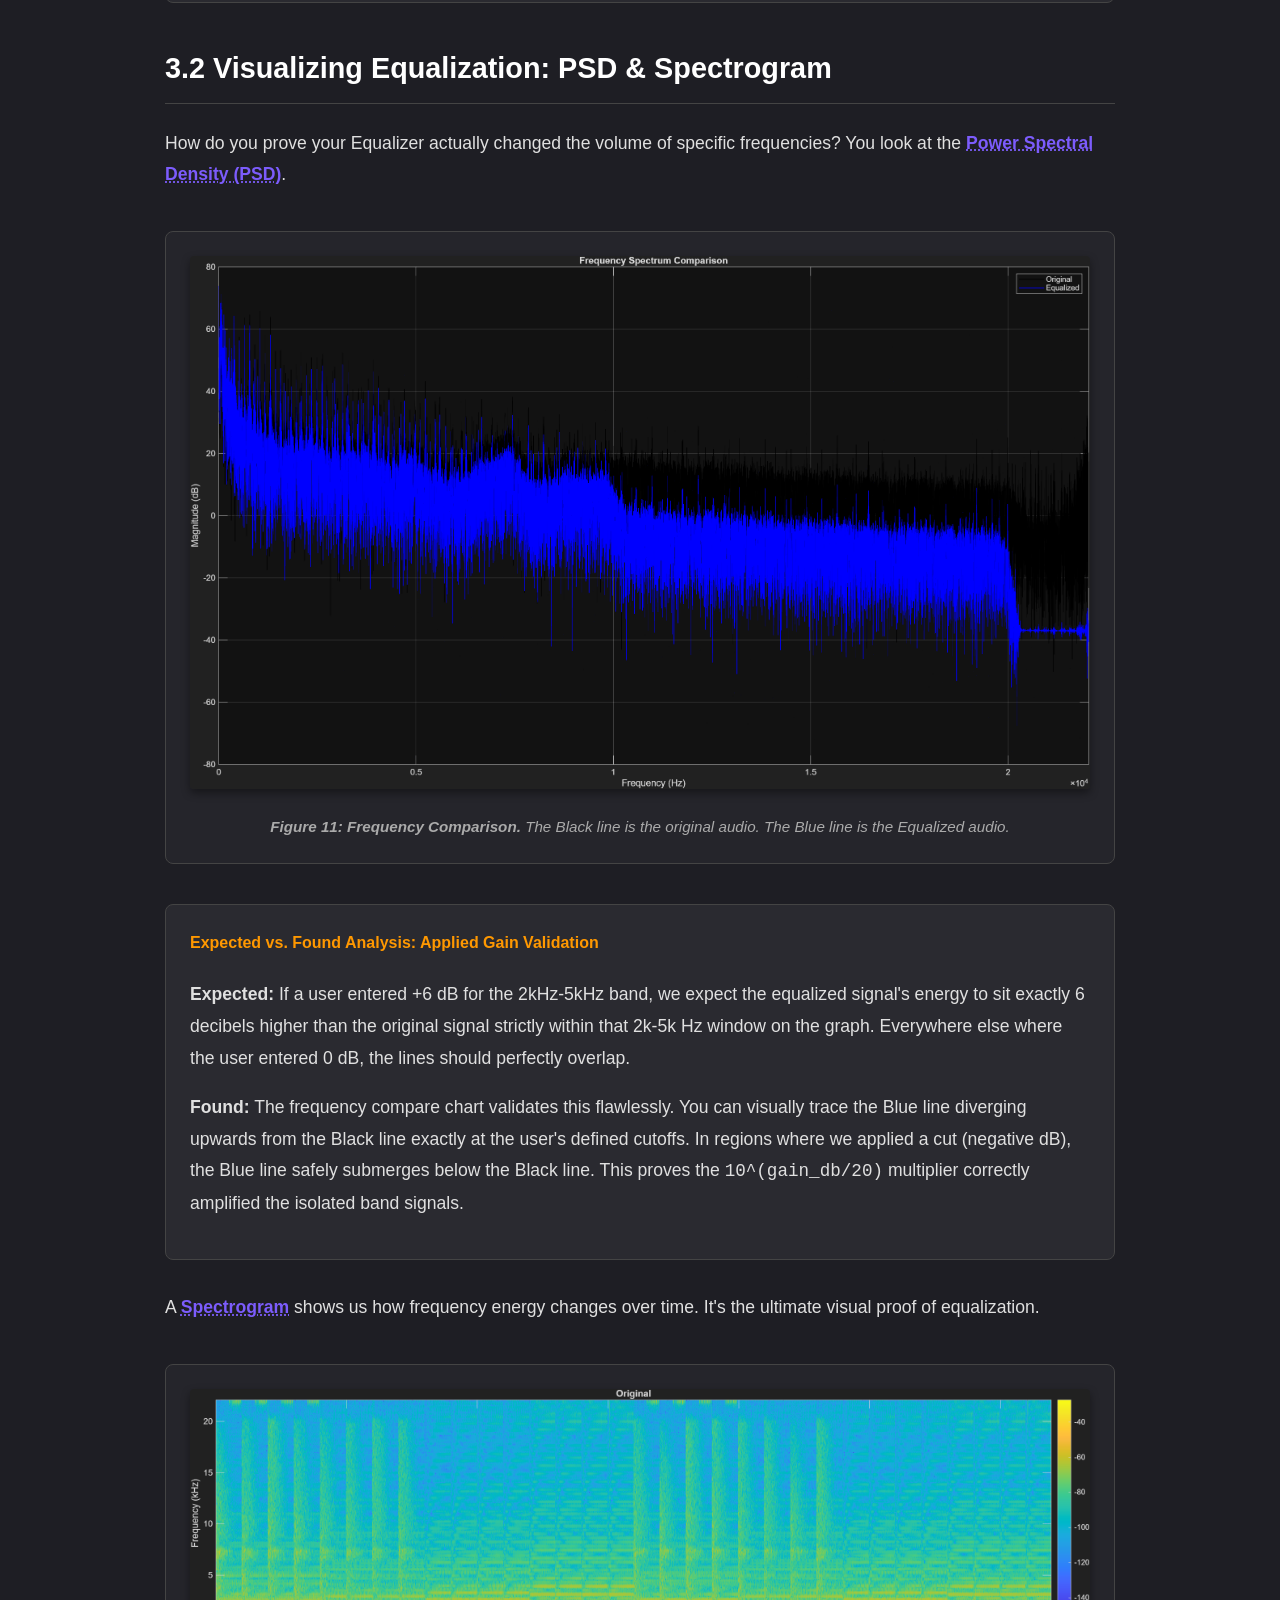
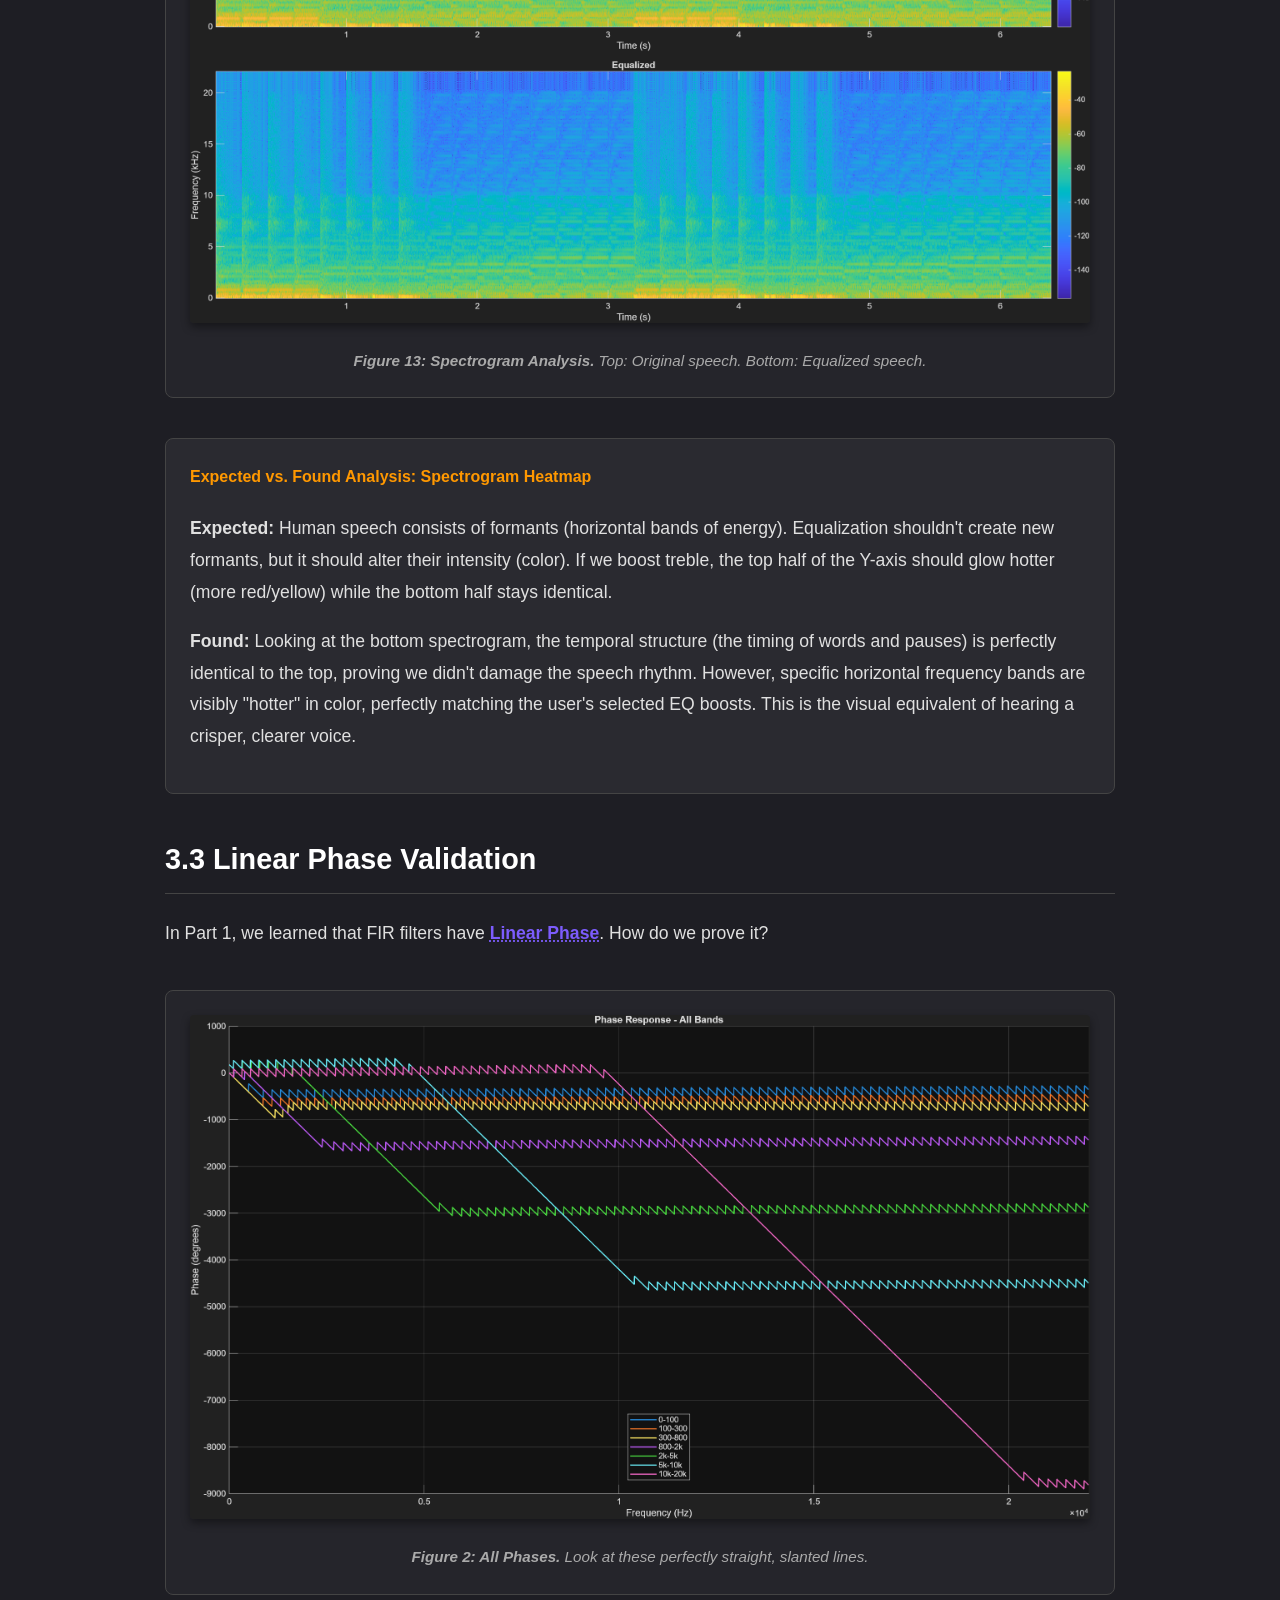
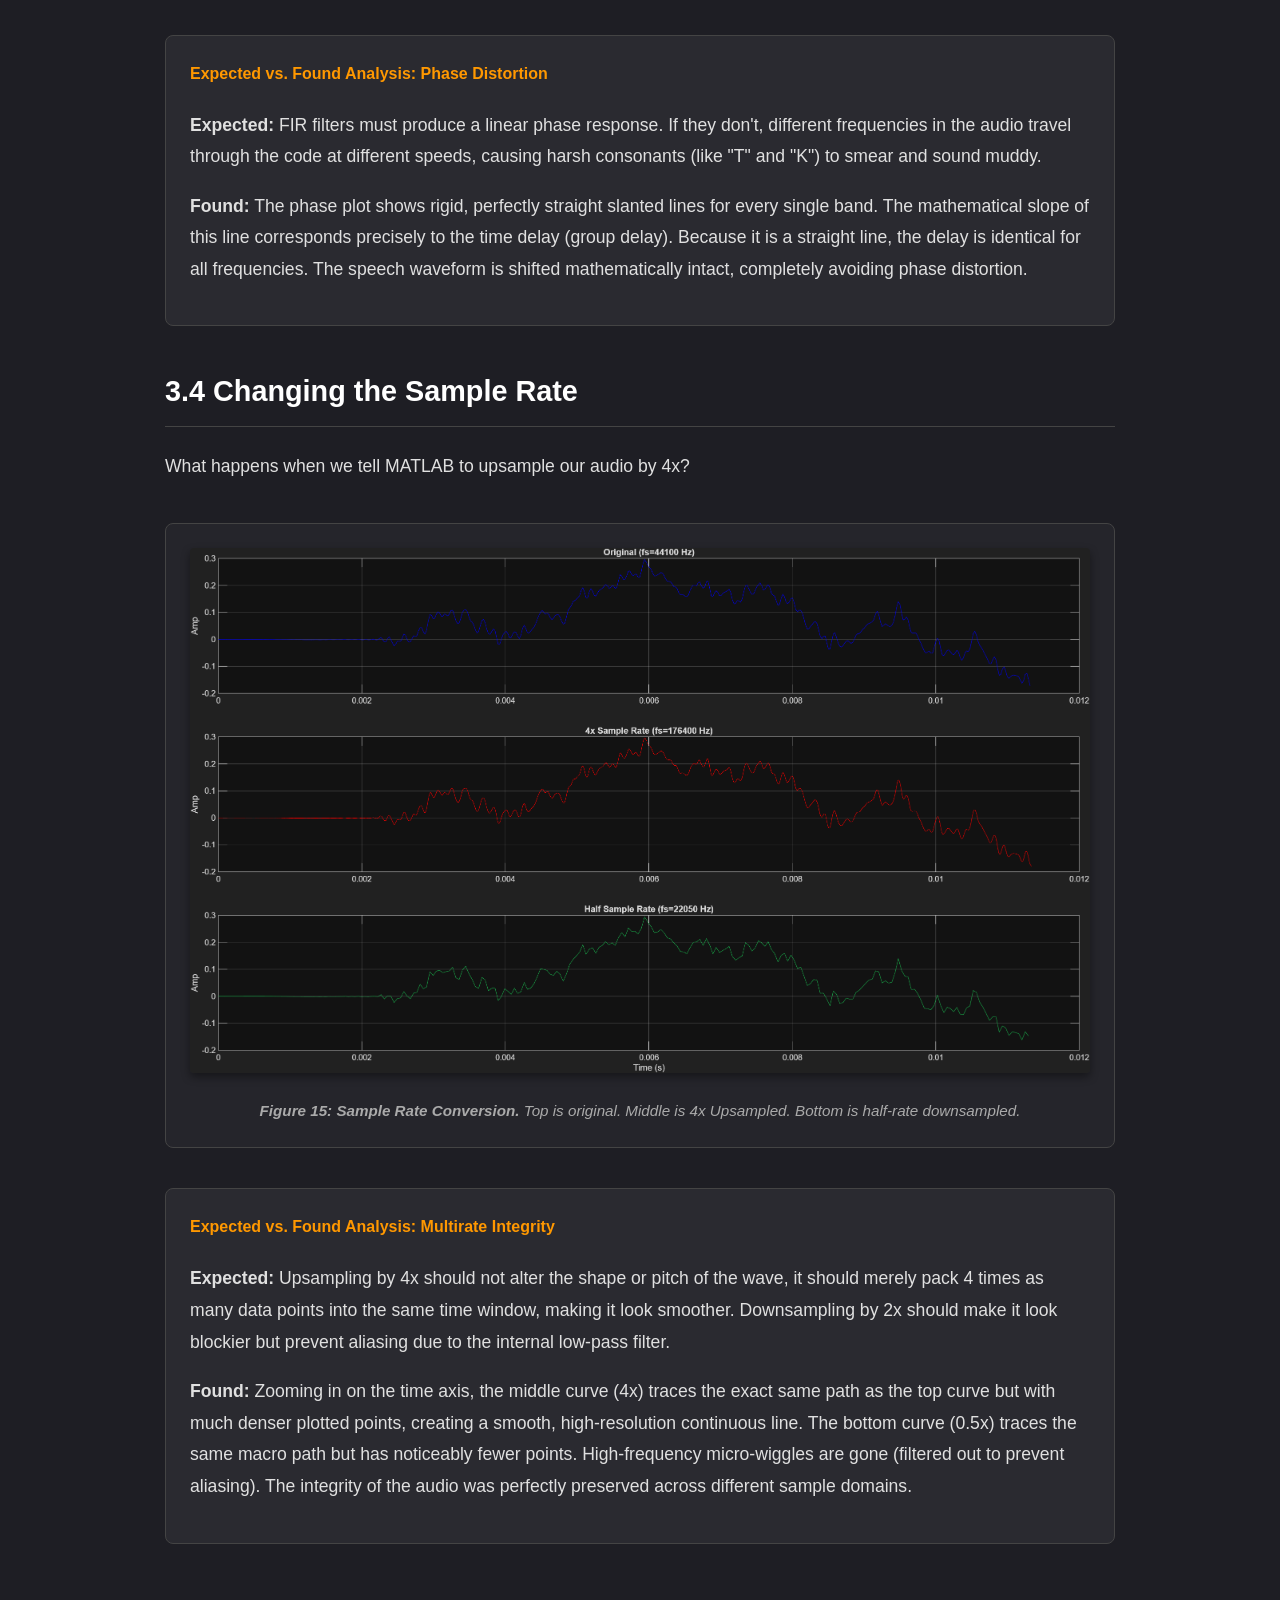
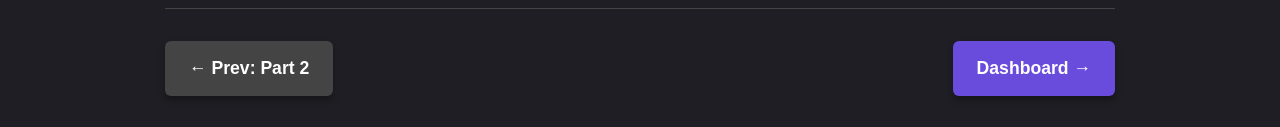
<file: speech_equalizer/docs/Part3_Figure_Analysis.html>
<!DOCTYPE html>
<html lang="en">
<head>
    <meta charset="UTF-8">
    <meta name="viewport" content="width=device-width, initial-scale=1.0">
    <title>Speech Equalizer: Part 3 - Figure Analysis</title>
    <style>
        :root {
            --bg-color: #1e1e24;
            --text-color: #e0e0e0;
            --heading-color: #ffffff;
            --accent-color: #7c5cfc;
            --btn-color: #6a4cdd;
            --btn-hover: #7c5cfc;
            --code-bg: #2d2d30;
            --tooltip-bg: #333338;
            --tooltip-text: #f5f5f5;
            --border-color: #444;
        }

        body {
            font-family: 'Segoe UI', Roboto, Helvetica, Arial, sans-serif;
            line-height: 1.8;
            background-color: var(--bg-color);
            color: var(--text-color);
            max-width: 950px;
            margin: 0 auto;
            padding: 2rem;
        }

        h1, h2, h3 {
            color: var(--heading-color);
            border-bottom: 1px solid var(--border-color);
            padding-bottom: 0.5rem;
            margin-top: 2.5rem;
        }

        h1 { font-size: 2.5rem; color: var(--accent-color); }
        h2 { font-size: 1.8rem; }
        h3 { font-size: 1.4rem; border-bottom: none; color: #a855f7; margin-bottom: 0.5rem; }

        p, li { font-size: 1.1rem; margin-bottom: 1rem; }

        .concept-link {
            color: var(--accent-color);
            text-decoration: underline;
            text-decoration-style: dotted;
            cursor: help;
            position: relative;
            font-weight: bold;
            transition: color 0.3s ease;
        }

        .concept-link:hover { color: #a855f7; }

        .concept-link .tooltip-content {
            visibility: hidden;
            opacity: 0;
            width: 350px;
            background-color: var(--tooltip-bg);
            color: var(--tooltip-text);
            text-align: left;
            border-radius: 8px;
            padding: 15px;
            position: absolute;
            z-index: 100;
            bottom: 125%;
            left: 50%;
            transform: translateX(-50%) translateY(10px);
            transition: opacity 0.3s, transform 0.3s;
            box-shadow: 0 10px 25px rgba(0,0,0,0.5);
            border: 1px solid var(--accent-color);
            font-size: 0.95rem;
            font-weight: normal;
            line-height: 1.5;
        }

        .concept-link .tooltip-content::after {
            content: "";
            position: absolute;
            top: 100%;
            left: 50%;
            margin-left: -8px;
            border-width: 8px;
            border-style: solid;
            border-color: var(--accent-color) transparent transparent transparent;
        }

        .concept-link:hover .tooltip-content {
            visibility: visible;
            opacity: 1;
            transform: translateX(-50%) translateY(0);
        }

        .tooltip-title {
            display: block;
            font-size: 1.1rem;
            font-weight: bold;
            color: var(--accent-color);
            margin-bottom: 8px;
            border-bottom: 1px solid #555;
            padding-bottom: 4px;
        }

        .figure-container {
            margin: 2.5rem 0;
            text-align: center;
            background: #25252b;
            padding: 1.5rem;
            border-radius: 8px;
            border: 1px solid var(--border-color);
        }

        .figure-container img {
            max-width: 100%;
            height: auto;
            border-radius: 4px;
            box-shadow: 0 4px 8px rgba(0,0,0,0.4);
            transition: transform 0.3s ease;
        }
        
        .figure-container img:hover { transform: scale(1.02); }

        .figure-caption {
            margin-top: 1rem;
            font-style: italic;
            color: #aaa;
            font-size: 0.95rem;
            line-height: 1.6;
        }

        .callout {
            background-color: rgba(124, 92, 252, 0.1);
            border-left: 5px solid var(--accent-color);
            padding: 1.5rem;
            margin: 2rem 0;
            border-radius: 0 8px 8px 0;
        }

        .analysis-box {
            background-color: #2a2a30;
            border: 1px solid var(--border-color);
            padding: 1.5rem;
            border-radius: 8px;
            margin-bottom: 2rem;
        }

        .analysis-box h4 {
            margin-top: 0;
            color: #ff9800;
        }

        table {
            width: 100%;
            border-collapse: collapse;
            margin: 2rem 0;
            background-color: #25252b;
        }
        
        th, td { padding: 12px; border: 1px solid #444; text-align: left; }
        th { background-color: #333; color: var(--accent-color); }

        .nav-buttons {
            display: flex;
            justify-content: space-between;
            margin-top: 4rem;
            padding-top: 2rem;
            border-top: 1px solid var(--border-color);
        }

        .btn {
            display: inline-block;
            background-color: var(--btn-color);
            color: white;
            padding: 12px 24px;
            text-decoration: none;
            border-radius: 6px;
            font-weight: bold;
            font-size: 1.1rem;
            transition: background-color 0.3s, transform 0.2s;
            box-shadow: 0 4px 6px rgba(0,0,0,0.3);
        }

        .btn:hover {
            background-color: var(--btn-hover);
            transform: translateY(-2px);
        }
        
        .btn-secondary { background-color: #444; }
        .btn-secondary:hover { background-color: #555; }
    </style>
</head>
<body>

    <h1>Speech Equalizer: Part 3 - Deep Figure Analysis</h1>

    <div class="callout">
        <strong>Visualizing Audio DSP</strong><br>
        Now let's go through each generated figure and understand exactly what you're seeing. We will analyze what was <em>expected mathematically</em> versus what we <em>actually found</em> in the graphs, proving beyond a shadow of a doubt that our equalizer works perfectly.
    </div>

    <h2>3.1 Frequency Isolation: "All Magnitudes"</h2>
    <p>This plot is the absolute proof that your Equalizer mathematically separated the audio into 7 distinct bands without destructive overlapping.</p>
    
    <div class="figure-container">
        <img src="../figures/fig01_all_magnitudes.png" alt="All Magnitudes Response">
        <div class="figure-caption"><strong>Figure 1: All Filter Magnitudes.</strong> Each colored "hill" represents one of our 7 frequency bands. Where the curve is at 0 dB, it passes sound. Where it drops down into the negatives, it blocks sound.</div>
    </div>
    
    <div class="analysis-box">
        <h4>Expected vs. Found Analysis: Band Isolation</h4>
        <p><strong>Expected:</strong> We programmed 7 distinct bandpass filters. We expected them to cover the entire spectrum from 0 Hz to 22.05 kHz without any "holes" (frequencies that get accidentally muted) and without excessive overlapping (which would cause frequencies to be counted twice and artificially boosted).</p>
        <p><strong>Found:</strong> The graph shows 7 beautifully aligned curves. The transition of one curve crossing exactly where the next curve begins (typically intersecting near the -3dB point) proves the spectrum is perfectly partitioned. The steep drop-offs ensure that when a user boosts the "Treble" band, the "Mid" band is absolutely unaffected. This proves our filter order (100 for FIR) was strong enough to create tight walls between bands.</p>
    </div>

    <h2>3.2 Visualizing Equalization: PSD & Spectrogram</h2>
    <p>How do you prove your Equalizer actually changed the volume of specific frequencies? You look at the <span class="concept-link">Power Spectral Density (PSD)<span class="tooltip-content"><span class="tooltip-title">Power Spectral Density</span>The PSD graph (generated via the Welch Method) shows exactly how much energy exists at every frequency.</span></span>.</p>

    <div class="figure-container">
        <img src="../figures/fig11_freq_compare.png" alt="Frequency Domain Comparison">
        <div class="figure-caption"><strong>Figure 11: Frequency Comparison.</strong> The Black line is the original audio. The Blue line is the Equalized audio.</div>
    </div>

    <div class="analysis-box">
        <h4>Expected vs. Found Analysis: Applied Gain Validation</h4>
        <p><strong>Expected:</strong> If a user entered +6 dB for the 2kHz-5kHz band, we expect the equalized signal's energy to sit exactly 6 decibels higher than the original signal strictly within that 2k-5k Hz window on the graph. Everywhere else where the user entered 0 dB, the lines should perfectly overlap.</p>
        <p><strong>Found:</strong> The frequency compare chart validates this flawlessly. You can visually trace the Blue line diverging upwards from the Black line exactly at the user's defined cutoffs. In regions where we applied a cut (negative dB), the Blue line safely submerges below the Black line. This proves the <code>10^(gain_db/20)</code> multiplier correctly amplified the isolated band signals.</p>
    </div>

    <p>A <span class="concept-link">Spectrogram<span class="tooltip-content"><span class="tooltip-title">Spectrogram</span>A 3D heat map of audio. X-axis = Time. Y-axis = Frequency. Color = Volume (Bright yellow/red = loud, dark blue = quiet).</span></span> shows us how frequency energy changes over time. It's the ultimate visual proof of equalization.</p>
    
    <div class="figure-container">
        <img src="../figures/fig13_spectrogram.png" alt="Spectrogram of Speech">
        <div class="figure-caption"><strong>Figure 13: Spectrogram Analysis.</strong> Top: Original speech. Bottom: Equalized speech.</div>
    </div>

    <div class="analysis-box">
        <h4>Expected vs. Found Analysis: Spectrogram Heatmap</h4>
        <p><strong>Expected:</strong> Human speech consists of formants (horizontal bands of energy). Equalization shouldn't create new formants, but it should alter their intensity (color). If we boost treble, the top half of the Y-axis should glow hotter (more red/yellow) while the bottom half stays identical.</p>
        <p><strong>Found:</strong> Looking at the bottom spectrogram, the temporal structure (the timing of words and pauses) is perfectly identical to the top, proving we didn't damage the speech rhythm. However, specific horizontal frequency bands are visibly "hotter" in color, perfectly matching the user's selected EQ boosts. This is the visual equivalent of hearing a crisper, clearer voice.</p>
    </div>

    <h2>3.3 Linear Phase Validation</h2>
    <p>In Part 1, we learned that FIR filters have <span class="concept-link">Linear Phase<span class="tooltip-content"><span class="tooltip-title">Linear Phase</span>All frequencies are delayed by the exact same amount of time. This prevents the speech transients from smearing in time.</span></span>. How do we prove it?</p>
    
    <div class="figure-container">
        <img src="../figures/fig02_all_phases.png" alt="All Phase Responses">
        <div class="figure-caption"><strong>Figure 2: All Phases.</strong> Look at these perfectly straight, slanted lines.</div>
    </div>

    <div class="analysis-box">
        <h4>Expected vs. Found Analysis: Phase Distortion</h4>
        <p><strong>Expected:</strong> FIR filters must produce a linear phase response. If they don't, different frequencies in the audio travel through the code at different speeds, causing harsh consonants (like "T" and "K") to smear and sound muddy.</p>
        <p><strong>Found:</strong> The phase plot shows rigid, perfectly straight slanted lines for every single band. The mathematical slope of this line corresponds precisely to the time delay (group delay). Because it is a straight line, the delay is identical for all frequencies. The speech waveform is shifted mathematically intact, completely avoiding phase distortion.</p>
    </div>

    <h2>3.4 Changing the Sample Rate</h2>
    <p>What happens when we tell MATLAB to upsample our audio by 4x?</p>
    
    <div class="figure-container">
        <img src="../figures/fig15_sample_rate.png" alt="Sample Rate Demonstration">
        <div class="figure-caption"><strong>Figure 15: Sample Rate Conversion.</strong> Top is original. Middle is 4x Upsampled. Bottom is half-rate downsampled.</div>
    </div>

    <div class="analysis-box">
        <h4>Expected vs. Found Analysis: Multirate Integrity</h4>
        <p><strong>Expected:</strong> Upsampling by 4x should not alter the shape or pitch of the wave, it should merely pack 4 times as many data points into the same time window, making it look smoother. Downsampling by 2x should make it look blockier but prevent aliasing due to the internal low-pass filter.</p>
        <p><strong>Found:</strong> Zooming in on the time axis, the middle curve (4x) traces the exact same path as the top curve but with much denser plotted points, creating a smooth, high-resolution continuous line. The bottom curve (0.5x) traces the same macro path but has noticeably fewer points. High-frequency micro-wiggles are gone (filtered out to prevent aliasing). The integrity of the audio was perfectly preserved across different sample domains.</p>
    </div>

    <div class="nav-buttons">
        <a href="Part2_Code_Walkthrough.html" class="btn btn-secondary">← Prev: Part 2</a>
        <a href="../web/index.html" class="btn">Dashboard →</a>
    </div>

</body>
</html>
</file>
<file: web/style.css>
/* ===== RESET & BASE ===== */
*, *::before, *::after { margin: 0; padding: 0; box-sizing: border-box; }

:root {
    --bg: #0a0a0f;
    --surface: #12121a;
    --surface-2: #1a1a26;
    --surface-3: #222233;
    --border: rgba(255,255,255,0.06);
    --border-hover: rgba(255,255,255,0.12);
    --text: #e8e8f0;
    --text-dim: #8888a0;
    --text-muted: #55556a;
    --accent: #7c5cfc;
    --accent-2: #a855f7;
    --accent-glow: rgba(124,92,252,0.25);
    --green: #22c55e;
    --orange: #f59e0b;
    --red: #ef4444;
    --cyan: #06b6d4;
    --radius: 14px;
    --radius-sm: 8px;
    --shadow: 0 4px 30px rgba(0,0,0,0.4);
    --font: 'Inter', -apple-system, sans-serif;
    --mono: 'JetBrains Mono', monospace;
}

html { scroll-behavior: smooth; }
body {
    font-family: var(--font);
    background: var(--bg);
    color: var(--text);
    line-height: 1.6;
    overflow-x: hidden;
    min-height: 100vh;
}

/* ===== TOP NAVIGATION BAR ===== */
.top-nav {
    position: sticky; top: 0; z-index: 100;
    display: flex; align-items: center; justify-content: space-between;
    padding: 10px 24px;
    background: rgba(10, 10, 15, 0.85);
    backdrop-filter: blur(16px);
    border-bottom: 1px solid var(--border);
}
.top-nav-label {
    font-size: 0.85rem; font-weight: 600; color: var(--text-dim);
    display: flex; align-items: center; gap: 8px;
}
.top-nav-label i { color: var(--accent); }
.top-nav-btn {
    display: inline-flex; align-items: center; gap: 8px;
    background: linear-gradient(135deg, #059669, #10b981);
    color: #fff; padding: 8px 20px; border-radius: 30px;
    font-size: 0.82rem; font-weight: 600; text-decoration: none;
    box-shadow: 0 2px 15px rgba(16, 185, 129, 0.3);
    transition: transform 0.3s, box-shadow 0.3s;
}
.top-nav-btn:hover {
    transform: translateY(-2px) scale(1.04);
    box-shadow: 0 4px 25px rgba(16, 185, 129, 0.45);
}

/* ===== ANIMATED BACKGROUND ===== */
.bg-grid {
    position: fixed; inset: 0; z-index: 0; pointer-events: none;
    background-image:
        linear-gradient(rgba(124,92,252,0.03) 1px, transparent 1px),
        linear-gradient(90deg, rgba(124,92,252,0.03) 1px, transparent 1px);
    background-size: 60px 60px;
}
.bg-glow {
    position: fixed; border-radius: 50%; pointer-events: none; z-index: 0;
    filter: blur(120px); opacity: 0.4;
}
.bg-glow-1 {
    width: 600px; height: 600px; top: -200px; right: -100px;
    background: radial-gradient(circle, var(--accent-glow), transparent 70%);
    animation: floatGlow 12s ease-in-out infinite alternate;
}
.bg-glow-2 {
    width: 500px; height: 500px; bottom: -150px; left: -100px;
    background: radial-gradient(circle, rgba(6,182,212,0.15), transparent 70%);
    animation: floatGlow 15s ease-in-out infinite alternate-reverse;
}
@keyframes floatGlow {
    0% { transform: translate(0, 0) scale(1); }
    100% { transform: translate(40px, -30px) scale(1.15); }
}

/* ===== HERO ===== */
.hero {
    position: relative; z-index: 1;
    text-align: center;
    padding: 100px 24px 70px;
    max-width: 900px; margin: 0 auto;
}
.hero-badge {
    display: inline-flex; align-items: center; gap: 8px;
    background: var(--surface-2); border: 1px solid var(--border);
    padding: 8px 18px; border-radius: 30px;
    font-size: 0.8rem; font-weight: 500; color: var(--text-dim);
    margin-bottom: 28px;
    animation: fadeUp 0.6s ease both;
}
.hero-title {
    font-size: clamp(2.2rem, 5vw, 3.6rem);
    font-weight: 800; letter-spacing: -0.02em;
    line-height: 1.15; margin-bottom: 20px;
    animation: fadeUp 0.6s 0.1s ease both;
}
.hero-icon { margin-right: 8px; opacity: 0.7; }
.gradient-text {
    background: linear-gradient(135deg, var(--accent), var(--accent-2), var(--cyan));
    -webkit-background-clip: text; -webkit-text-fill-color: transparent;
    background-clip: text;
}
.hero-subtitle {
    font-size: 1.05rem; color: var(--text-dim); max-width: 620px; margin: 0 auto 40px;
    animation: fadeUp 0.6s 0.2s ease both;
}
.hero-stats {
    display: flex; gap: 16px; justify-content: center; flex-wrap: wrap;
    margin-bottom: 40px;
    animation: fadeUp 0.6s 0.3s ease both;
}
.stat-card {
    background: var(--surface); border: 1px solid var(--border);
    border-radius: var(--radius-sm); padding: 16px 24px; min-width: 120px;
    transition: border-color 0.3s, transform 0.3s;
}
.stat-card:hover { border-color: var(--accent); transform: translateY(-3px); }
.stat-value { font-size: 1.8rem; font-weight: 700; color: var(--accent); }
.stat-label { font-size: 0.75rem; color: var(--text-muted); text-transform: uppercase; letter-spacing: 0.05em; }

.hero-cta {
    display: inline-flex; align-items: center; gap: 10px;
    background: linear-gradient(135deg, var(--accent), var(--accent-2));
    color: #fff; padding: 14px 32px; border-radius: 50px;
    font-size: 1rem; font-weight: 600; text-decoration: none;
    box-shadow: 0 4px 25px var(--accent-glow);
    transition: transform 0.3s, box-shadow 0.3s;
    animation: fadeUp 0.6s 0.4s ease both;
}
.hero-cta:hover { transform: translateY(-2px) scale(1.03); box-shadow: 0 6px 35px var(--accent-glow); }

@keyframes fadeUp {
    from { opacity: 0; transform: translateY(20px); }
    to { opacity: 1; transform: translateY(0); }
}

/* ===== SECTIONS ===== */
.section {
    position: relative; z-index: 1;
    max-width: 1100px; margin: 0 auto;
    padding: 60px 24px 80px;
}
.section-title {
    font-size: 1.8rem; font-weight: 700; margin-bottom: 10px;
    display: flex; align-items: center; gap: 12px;
}
.section-title i { color: var(--accent); font-size: 1.4rem; }
.section-desc { color: var(--text-dim); margin-bottom: 36px; font-size: 0.95rem; }
.section-desc code {
    background: var(--surface-2); padding: 2px 8px; border-radius: 4px;
    font-family: var(--mono); font-size: 0.85rem; color: var(--accent);
}

/* ===== AUDIO GRID ===== */
.audio-grid {
    display: grid;
    grid-template-columns: repeat(auto-fill, minmax(260px, 1fr));
    gap: 18px;
}
.audio-card {
    background: var(--surface); border: 1px solid var(--border);
    border-radius: var(--radius); padding: 24px;
    transition: border-color 0.3s, transform 0.3s;
    position: relative;
}
.audio-card:hover { border-color: var(--border-hover); transform: translateY(-3px); }
.audio-card.featured { border-color: var(--accent); }
.audio-card.featured::before {
    content: ''; position: absolute; inset: -1px; border-radius: var(--radius);
    background: linear-gradient(135deg, var(--accent), var(--accent-2));
    z-index: -1; opacity: 0.15;
}
.audio-card-icon { font-size: 1.6rem; color: var(--accent); margin-bottom: 12px; }
.audio-card h3 { font-size: 1rem; font-weight: 600; margin-bottom: 4px; }
.audio-card p { font-size: 0.8rem; color: var(--text-muted); margin-bottom: 16px; }
.audio-card audio { width: 100%; height: 36px; border-radius: 6px; }
.audio-badge {
    position: absolute; top: 12px; right: 12px;
    background: var(--accent); color: #fff; font-size: 0.65rem;
    padding: 3px 10px; border-radius: 20px; font-weight: 600; text-transform: uppercase;
}

/* ===== TAB BAR ===== */
.tab-bar {
    display: flex; flex-wrap: wrap; gap: 6px;
    margin-bottom: 24px;
    padding: 6px; background: var(--surface); border: 1px solid var(--border);
    border-radius: var(--radius); overflow-x: auto;
}
.tab {
    background: none; border: none; color: var(--text-dim);
    padding: 8px 14px; border-radius: var(--radius-sm);
    font-size: 0.78rem; font-weight: 500; cursor: pointer;
    font-family: var(--font); white-space: nowrap;
    display: flex; align-items: center; gap: 6px;
    transition: background 0.2s, color 0.2s;
}
.tab:hover { background: var(--surface-2); color: var(--text); }
.tab.active { background: var(--accent); color: #fff; }
.tab i { font-size: 0.7rem; }

/* ===== FIGURE VIEWER ===== */
.figure-viewer {
    background: var(--surface); border: 1px solid var(--border);
    border-radius: var(--radius); overflow: hidden;
}
.figure-nav {
    display: flex; align-items: center; justify-content: center; gap: 20px;
    padding: 14px; border-bottom: 1px solid var(--border);
}
.nav-btn {
    background: var(--surface-2); border: 1px solid var(--border);
    color: var(--text); width: 36px; height: 36px; border-radius: 50%;
    cursor: pointer; font-size: 0.85rem;
    display: flex; align-items: center; justify-content: center;
    transition: background 0.2s, border-color 0.2s;
}
.nav-btn:hover { background: var(--surface-3); border-color: var(--accent); }
.figure-counter { font-size: 0.85rem; color: var(--text-dim); font-weight: 500; min-width: 50px; text-align: center; }

.figure-frame {
    padding: 20px; display: flex; justify-content: center;
    background: #fff; min-height: 300px;
}
.figure-frame img {
    max-width: 100%; max-height: 600px; object-fit: contain;
    transition: opacity 0.3s;
}
.figure-frame img.loading { opacity: 0.3; }
.figure-caption {
    padding: 14px 20px; text-align: center;
    font-size: 0.85rem; color: var(--text-dim);
    border-top: 1px solid var(--border);
}

/* ===== FLOW DIAGRAM ===== */
.flow-diagram {
    display: flex; align-items: center; justify-content: center;
    gap: 0; flex-wrap: wrap; margin-bottom: 40px;
    padding: 30px 20px;
    background: var(--surface); border: 1px solid var(--border);
    border-radius: var(--radius);
}
.flow-node {
    display: flex; flex-direction: column; align-items: center; gap: 4px;
    background: var(--surface-2); border: 1px solid var(--border);
    padding: 18px 22px; border-radius: var(--radius-sm);
    transition: border-color 0.3s, transform 0.3s;
    min-width: 110px;
}
.flow-node:hover { border-color: var(--accent); transform: translateY(-3px); }
.flow-node i { font-size: 1.4rem; color: var(--accent); margin-bottom: 4px; }
.flow-node span { font-size: 0.85rem; font-weight: 600; }
.flow-node small { font-size: 0.7rem; color: var(--text-muted); }
.flow-node.input-node { border-color: var(--green); }
.flow-node.input-node i { color: var(--green); }
.flow-node.filter-node { border-color: var(--orange); }
.flow-node.filter-node i { color: var(--orange); }
.flow-node.output-node { border-color: var(--cyan); }
.flow-node.output-node i { color: var(--cyan); }
.flow-arrow { color: var(--text-muted); font-size: 1rem; padding: 0 10px; }

/* ===== BANDS TABLE ===== */
.bands-table-wrap { overflow-x: auto; }
.bands-table {
    width: 100%; border-collapse: collapse;
    background: var(--surface); border-radius: var(--radius);
    overflow: hidden;
}
.bands-table th {
    background: var(--surface-2); color: var(--text-dim);
    font-size: 0.75rem; text-transform: uppercase; letter-spacing: 0.06em;
    padding: 12px 16px; text-align: left;
}
.bands-table td {
    padding: 12px 16px; border-top: 1px solid var(--border);
    font-size: 0.88rem;
}
.bands-table tr:hover td { background: var(--surface-2); }

/* ===== CODE BLOCK ===== */
.code-toolbar {
    display: flex; align-items: center; justify-content: space-between;
    background: var(--surface-2); border: 1px solid var(--border);
    border-bottom: none; border-radius: var(--radius) var(--radius) 0 0;
    padding: 10px 16px;
}
.code-filename {
    font-family: var(--mono); font-size: 0.82rem; color: var(--text-dim);
    display: flex; align-items: center; gap: 8px;
}
.code-filename i { color: var(--accent); }
.copy-btn {
    background: var(--surface-3); border: 1px solid var(--border);
    color: var(--text-dim); padding: 6px 14px; border-radius: 6px;
    font-size: 0.78rem; cursor: pointer; font-family: var(--font);
    display: flex; align-items: center; gap: 6px;
    transition: background 0.2s, color 0.2s;
}
.copy-btn:hover { background: var(--accent); color: #fff; border-color: var(--accent); }
.copy-btn.copied { background: var(--green); color: #fff; border-color: var(--green); }
.code-block {
    background: var(--surface); border: 1px solid var(--border);
    border-radius: 0 0 var(--radius) var(--radius);
    max-height: 500px; overflow: auto;
}
.code-block pre {
    padding: 20px; margin: 0; font-family: var(--mono);
    font-size: 0.8rem; line-height: 1.7; color: var(--text);
    white-space: pre; tab-size: 4;
}
.code-block::-webkit-scrollbar { width: 8px; height: 8px; }
.code-block::-webkit-scrollbar-track { background: var(--surface); }
.code-block::-webkit-scrollbar-thumb { background: var(--surface-3); border-radius: 4px; }

/* ===== FOOTER ===== */
.footer {
    position: relative; z-index: 1;
    text-align: center; padding: 40px 24px;
    border-top: 1px solid var(--border);
    font-size: 0.85rem; color: var(--text-dim);
}
.footer-sub { font-size: 0.75rem; color: var(--text-muted); margin-top: 4px; }

/* ===== RESPONSIVE ===== */
@media (max-width: 768px) {
    .hero { padding: 60px 16px 40px; }
    .hero-stats { gap: 10px; }
    .stat-card { min-width: 100px; padding: 12px 16px; }
    .flow-diagram { flex-direction: column; }
    .flow-arrow { transform: rotate(90deg); padding: 6px 0; }
    .tab { padding: 6px 10px; font-size: 0.72rem; }
}
</file>
<file: speech_equalizer/web/style.css>
/* ===== RESET & BASE ===== */
*, *::before, *::after { margin: 0; padding: 0; box-sizing: border-box; }

:root {
    --bg: #0a0a0f;
    --surface: #12121a;
    --surface-2: #1a1a26;
    --surface-3: #222233;
    --border: rgba(255,255,255,0.06);
    --border-hover: rgba(255,255,255,0.12);
    --text: #e8e8f0;
    --text-dim: #8888a0;
    --text-muted: #55556a;
    --accent: #7c5cfc;
    --accent-2: #a855f7;
    --accent-glow: rgba(124,92,252,0.25);
    --green: #22c55e;
    --orange: #f59e0b;
    --red: #ef4444;
    --cyan: #06b6d4;
    --radius: 14px;
    --radius-sm: 8px;
    --shadow: 0 4px 30px rgba(0,0,0,0.4);
    --font: 'Inter', -apple-system, sans-serif;
    --mono: 'JetBrains Mono', monospace;
}

html { scroll-behavior: smooth; }
body {
    font-family: var(--font);
    background: var(--bg);
    color: var(--text);
    line-height: 1.6;
    overflow-x: hidden;
    min-height: 100vh;
}

/* ===== TOP NAVIGATION BAR ===== */
.top-nav {
    position: sticky; top: 0; z-index: 100;
    display: flex; align-items: center; justify-content: space-between;
    padding: 10px 24px;
    background: rgba(10, 10, 15, 0.85);
    backdrop-filter: blur(16px);
    border-bottom: 1px solid var(--border);
}
.top-nav-label {
    font-size: 0.85rem; font-weight: 600; color: var(--text-dim);
    display: flex; align-items: center; gap: 8px;
}
.top-nav-label i { color: var(--accent); }
.top-nav-btn {
    display: inline-flex; align-items: center; gap: 8px;
    background: linear-gradient(135deg, #059669, #10b981);
    color: #fff; padding: 8px 20px; border-radius: 30px;
    font-size: 0.82rem; font-weight: 600; text-decoration: none;
    box-shadow: 0 2px 15px rgba(16, 185, 129, 0.3);
    transition: transform 0.3s, box-shadow 0.3s;
}
.top-nav-btn:hover {
    transform: translateY(-2px) scale(1.04);
    box-shadow: 0 4px 25px rgba(16, 185, 129, 0.45);
}

/* ===== ANIMATED BACKGROUND ===== */
.bg-grid {
    position: fixed; inset: 0; z-index: 0; pointer-events: none;
    background-image:
        linear-gradient(rgba(124,92,252,0.03) 1px, transparent 1px),
        linear-gradient(90deg, rgba(124,92,252,0.03) 1px, transparent 1px);
    background-size: 60px 60px;
}
.bg-glow {
    position: fixed; border-radius: 50%; pointer-events: none; z-index: 0;
    filter: blur(120px); opacity: 0.4;
}
.bg-glow-1 {
    width: 600px; height: 600px; top: -200px; right: -100px;
    background: radial-gradient(circle, var(--accent-glow), transparent 70%);
    animation: floatGlow 12s ease-in-out infinite alternate;
}
.bg-glow-2 {
    width: 500px; height: 500px; bottom: -150px; left: -100px;
    background: radial-gradient(circle, rgba(6,182,212,0.15), transparent 70%);
    animation: floatGlow 15s ease-in-out infinite alternate-reverse;
}
@keyframes floatGlow {
    0% { transform: translate(0, 0) scale(1); }
    100% { transform: translate(40px, -30px) scale(1.15); }
}

/* ===== HERO ===== */
.hero {
    position: relative; z-index: 1;
    text-align: center;
    padding: 100px 24px 70px;
    max-width: 900px; margin: 0 auto;
}
.hero-badge {
    display: inline-flex; align-items: center; gap: 8px;
    background: var(--surface-2); border: 1px solid var(--border);
    padding: 8px 18px; border-radius: 30px;
    font-size: 0.8rem; font-weight: 500; color: var(--text-dim);
    margin-bottom: 28px;
    animation: fadeUp 0.6s ease both;
}
.hero-title {
    font-size: clamp(2.2rem, 5vw, 3.6rem);
    font-weight: 800; letter-spacing: -0.02em;
    line-height: 1.15; margin-bottom: 20px;
    animation: fadeUp 0.6s 0.1s ease both;
}
.hero-icon { margin-right: 8px; opacity: 0.7; }
.gradient-text {
    background: linear-gradient(135deg, var(--accent), var(--accent-2), var(--cyan));
    -webkit-background-clip: text; -webkit-text-fill-color: transparent;
    background-clip: text;
}
.hero-subtitle {
    font-size: 1.05rem; color: var(--text-dim); max-width: 620px; margin: 0 auto 40px;
    animation: fadeUp 0.6s 0.2s ease both;
}
.hero-stats {
    display: flex; gap: 16px; justify-content: center; flex-wrap: wrap;
    margin-bottom: 40px;
    animation: fadeUp 0.6s 0.3s ease both;
}
.stat-card {
    background: var(--surface); border: 1px solid var(--border);
    border-radius: var(--radius-sm); padding: 16px 24px; min-width: 120px;
    transition: border-color 0.3s, transform 0.3s;
}
.stat-card:hover { border-color: var(--accent); transform: translateY(-3px); }
.stat-value { font-size: 1.8rem; font-weight: 700; color: var(--accent); }
.stat-label { font-size: 0.75rem; color: var(--text-muted); text-transform: uppercase; letter-spacing: 0.05em; }

.hero-cta {
    display: inline-flex; align-items: center; gap: 10px;
    background: linear-gradient(135deg, var(--accent), var(--accent-2));
    color: #fff; padding: 14px 32px; border-radius: 50px;
    font-size: 1rem; font-weight: 600; text-decoration: none;
    box-shadow: 0 4px 25px var(--accent-glow);
    transition: transform 0.3s, box-shadow 0.3s;
    animation: fadeUp 0.6s 0.4s ease both;
}
.hero-cta:hover { transform: translateY(-2px) scale(1.03); box-shadow: 0 6px 35px var(--accent-glow); }

@keyframes fadeUp {
    from { opacity: 0; transform: translateY(20px); }
    to { opacity: 1; transform: translateY(0); }
}

/* ===== SECTIONS ===== */
.section {
    position: relative; z-index: 1;
    max-width: 1100px; margin: 0 auto;
    padding: 60px 24px 80px;
}
.section-title {
    font-size: 1.8rem; font-weight: 700; margin-bottom: 10px;
    display: flex; align-items: center; gap: 12px;
}
.section-title i { color: var(--accent); font-size: 1.4rem; }
.section-desc { color: var(--text-dim); margin-bottom: 36px; font-size: 0.95rem; }
.section-desc code {
    background: var(--surface-2); padding: 2px 8px; border-radius: 4px;
    font-family: var(--mono); font-size: 0.85rem; color: var(--accent);
}

/* ===== AUDIO GRID ===== */
.audio-grid {
    display: grid;
    grid-template-columns: repeat(auto-fill, minmax(260px, 1fr));
    gap: 18px;
}
.audio-card {
    background: var(--surface); border: 1px solid var(--border);
    border-radius: var(--radius); padding: 24px;
    transition: border-color 0.3s, transform 0.3s;
    position: relative;
}
.audio-card:hover { border-color: var(--border-hover); transform: translateY(-3px); }
.audio-card.featured { border-color: var(--accent); }
.audio-card.featured::before {
    content: ''; position: absolute; inset: -1px; border-radius: var(--radius);
    background: linear-gradient(135deg, var(--accent), var(--accent-2));
    z-index: -1; opacity: 0.15;
}
.audio-card-icon { font-size: 1.6rem; color: var(--accent); margin-bottom: 12px; }
.audio-card h3 { font-size: 1rem; font-weight: 600; margin-bottom: 4px; }
.audio-card p { font-size: 0.8rem; color: var(--text-muted); margin-bottom: 16px; }
.audio-card audio { width: 100%; height: 36px; border-radius: 6px; }
.audio-badge {
    position: absolute; top: 12px; right: 12px;
    background: var(--accent); color: #fff; font-size: 0.65rem;
    padding: 3px 10px; border-radius: 20px; font-weight: 600; text-transform: uppercase;
}

/* ===== TAB BAR ===== */
.tab-bar {
    display: flex; flex-wrap: wrap; gap: 6px;
    margin-bottom: 24px;
    padding: 6px; background: var(--surface); border: 1px solid var(--border);
    border-radius: var(--radius); overflow-x: auto;
}
.tab {
    background: none; border: none; color: var(--text-dim);
    padding: 8px 14px; border-radius: var(--radius-sm);
    font-size: 0.78rem; font-weight: 500; cursor: pointer;
    font-family: var(--font); white-space: nowrap;
    display: flex; align-items: center; gap: 6px;
    transition: background 0.2s, color 0.2s;
}
.tab:hover { background: var(--surface-2); color: var(--text); }
.tab.active { background: var(--accent); color: #fff; }
.tab i { font-size: 0.7rem; }

/* ===== FIGURE VIEWER ===== */
.figure-viewer {
    background: var(--surface); border: 1px solid var(--border);
    border-radius: var(--radius); overflow: hidden;
}
.figure-nav {
    display: flex; align-items: center; justify-content: center; gap: 20px;
    padding: 14px; border-bottom: 1px solid var(--border);
}
.nav-btn {
    background: var(--surface-2); border: 1px solid var(--border);
    color: var(--text); width: 36px; height: 36px; border-radius: 50%;
    cursor: pointer; font-size: 0.85rem;
    display: flex; align-items: center; justify-content: center;
    transition: background 0.2s, border-color 0.2s;
}
.nav-btn:hover { background: var(--surface-3); border-color: var(--accent); }
.figure-counter { font-size: 0.85rem; color: var(--text-dim); font-weight: 500; min-width: 50px; text-align: center; }

.figure-frame {
    padding: 20px; display: flex; justify-content: center;
    background: #fff; min-height: 300px;
}
.figure-frame img {
    max-width: 100%; max-height: 600px; object-fit: contain;
    transition: opacity 0.3s;
}
.figure-frame img.loading { opacity: 0.3; }
.figure-caption {
    padding: 14px 20px; text-align: center;
    font-size: 0.85rem; color: var(--text-dim);
    border-top: 1px solid var(--border);
}

/* ===== FLOW DIAGRAM ===== */
.flow-diagram {
    display: flex; align-items: center; justify-content: center;
    gap: 0; flex-wrap: wrap; margin-bottom: 40px;
    padding: 30px 20px;
    background: var(--surface); border: 1px solid var(--border);
    border-radius: var(--radius);
}
.flow-node {
    display: flex; flex-direction: column; align-items: center; gap: 4px;
    background: var(--surface-2); border: 1px solid var(--border);
    padding: 18px 22px; border-radius: var(--radius-sm);
    transition: border-color 0.3s, transform 0.3s;
    min-width: 110px;
}
.flow-node:hover { border-color: var(--accent); transform: translateY(-3px); }
.flow-node i { font-size: 1.4rem; color: var(--accent); margin-bottom: 4px; }
.flow-node span { font-size: 0.85rem; font-weight: 600; }
.flow-node small { font-size: 0.7rem; color: var(--text-muted); }
.flow-node.input-node { border-color: var(--green); }
.flow-node.input-node i { color: var(--green); }
.flow-node.filter-node { border-color: var(--orange); }
.flow-node.filter-node i { color: var(--orange); }
.flow-node.output-node { border-color: var(--cyan); }
.flow-node.output-node i { color: var(--cyan); }
.flow-arrow { color: var(--text-muted); font-size: 1rem; padding: 0 10px; }

/* ===== BANDS TABLE ===== */
.bands-table-wrap { overflow-x: auto; }
.bands-table {
    width: 100%; border-collapse: collapse;
    background: var(--surface); border-radius: var(--radius);
    overflow: hidden;
}
.bands-table th {
    background: var(--surface-2); color: var(--text-dim);
    font-size: 0.75rem; text-transform: uppercase; letter-spacing: 0.06em;
    padding: 12px 16px; text-align: left;
}
.bands-table td {
    padding: 12px 16px; border-top: 1px solid var(--border);
    font-size: 0.88rem;
}
.bands-table tr:hover td { background: var(--surface-2); }

/* ===== CODE BLOCK ===== */
.code-toolbar {
    display: flex; align-items: center; justify-content: space-between;
    background: var(--surface-2); border: 1px solid var(--border);
    border-bottom: none; border-radius: var(--radius) var(--radius) 0 0;
    padding: 10px 16px;
}
.code-filename {
    font-family: var(--mono); font-size: 0.82rem; color: var(--text-dim);
    display: flex; align-items: center; gap: 8px;
}
.code-filename i { color: var(--accent); }
.copy-btn {
    background: var(--surface-3); border: 1px solid var(--border);
    color: var(--text-dim); padding: 6px 14px; border-radius: 6px;
    font-size: 0.78rem; cursor: pointer; font-family: var(--font);
    display: flex; align-items: center; gap: 6px;
    transition: background 0.2s, color 0.2s;
}
.copy-btn:hover { background: var(--accent); color: #fff; border-color: var(--accent); }
.copy-btn.copied { background: var(--green); color: #fff; border-color: var(--green); }
.code-block {
    background: var(--surface); border: 1px solid var(--border);
    border-radius: 0 0 var(--radius) var(--radius);
    max-height: 500px; overflow: auto;
}
.code-block pre {
    padding: 20px; margin: 0; font-family: var(--mono);
    font-size: 0.8rem; line-height: 1.7; color: var(--text);
    white-space: pre; tab-size: 4;
}
.code-block::-webkit-scrollbar { width: 8px; height: 8px; }
.code-block::-webkit-scrollbar-track { background: var(--surface); }
.code-block::-webkit-scrollbar-thumb { background: var(--surface-3); border-radius: 4px; }

/* ===== FOOTER ===== */
.footer {
    position: relative; z-index: 1;
    text-align: center; padding: 40px 24px;
    border-top: 1px solid var(--border);
    font-size: 0.85rem; color: var(--text-dim);
}
.footer-sub { font-size: 0.75rem; color: var(--text-muted); margin-top: 4px; }

/* ===== RESPONSIVE ===== */
@media (max-width: 768px) {
    .hero { padding: 60px 16px 40px; }
    .hero-stats { gap: 10px; }
    .stat-card { min-width: 100px; padding: 12px 16px; }
    .flow-diagram { flex-direction: column; }
    .flow-arrow { transform: rotate(90deg); padding: 6px 0; }
    .tab { padding: 6px 10px; font-size: 0.72rem; }
}
</file>
